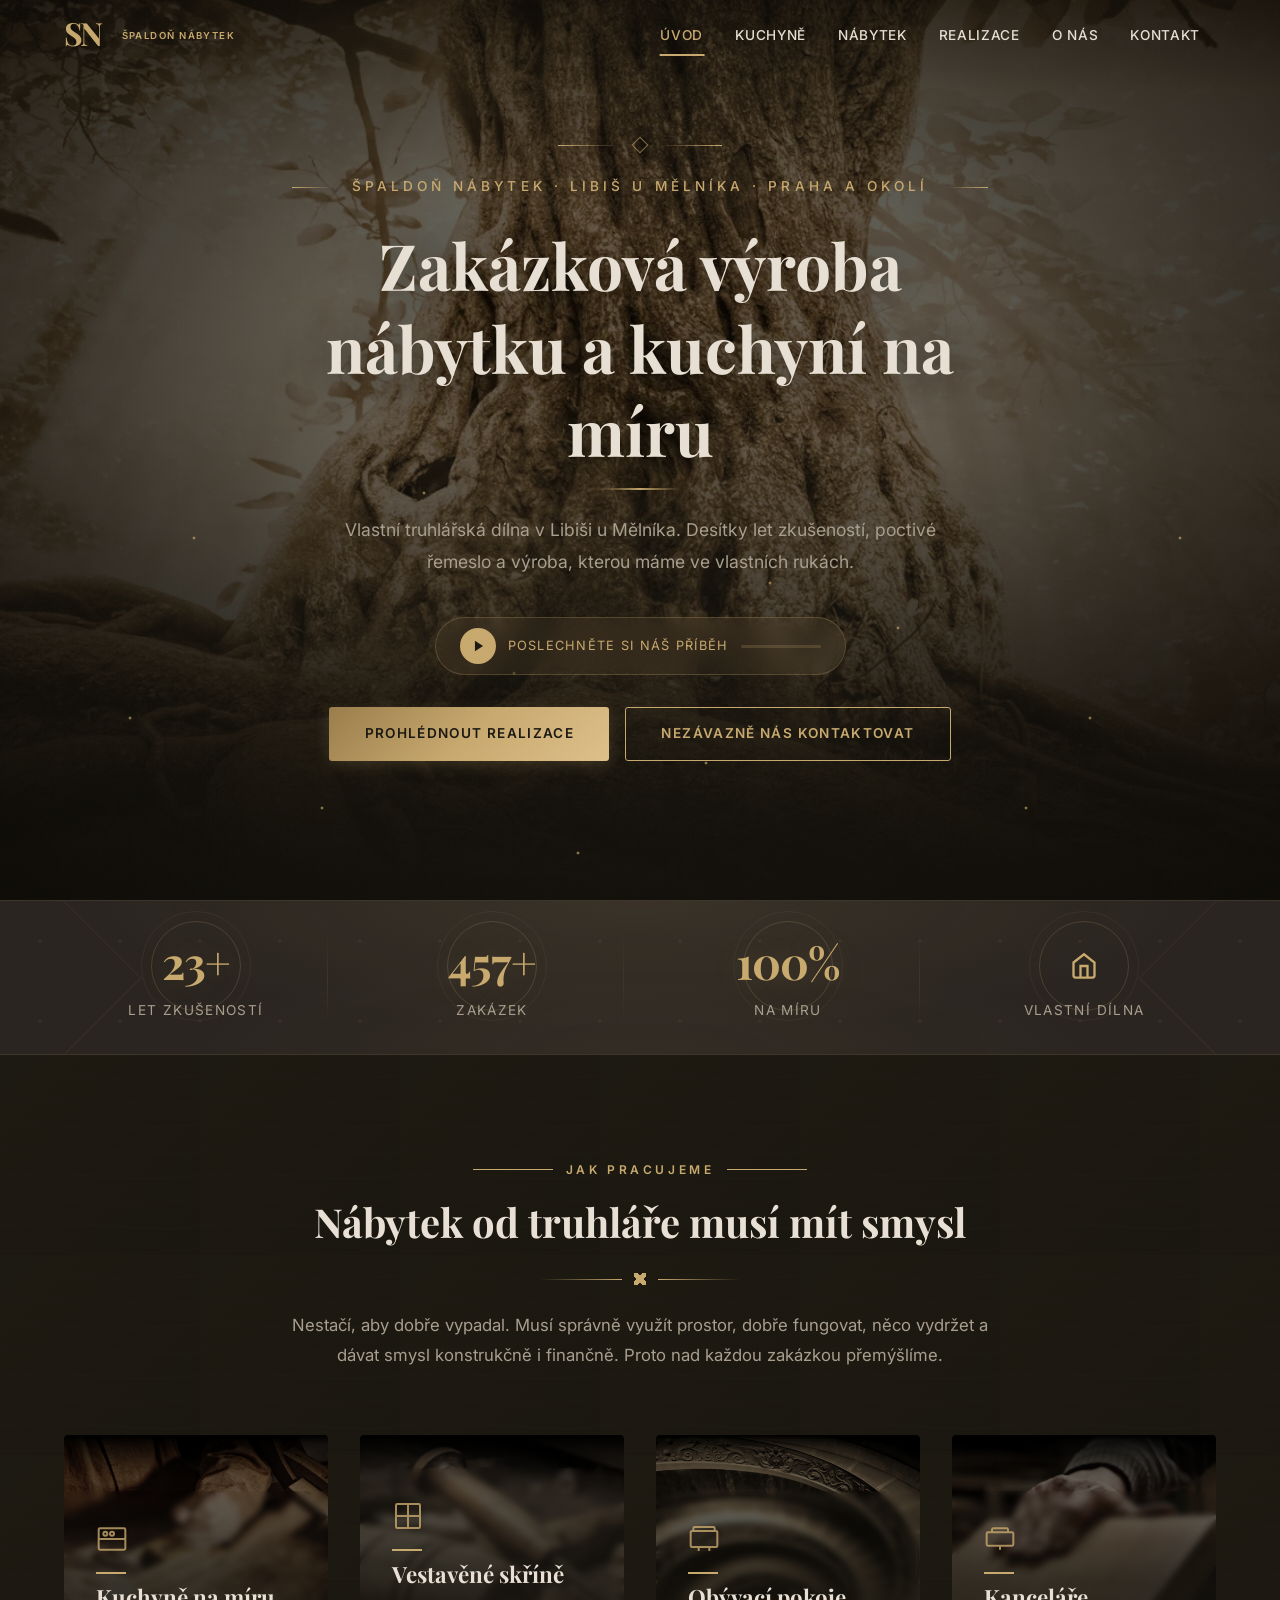
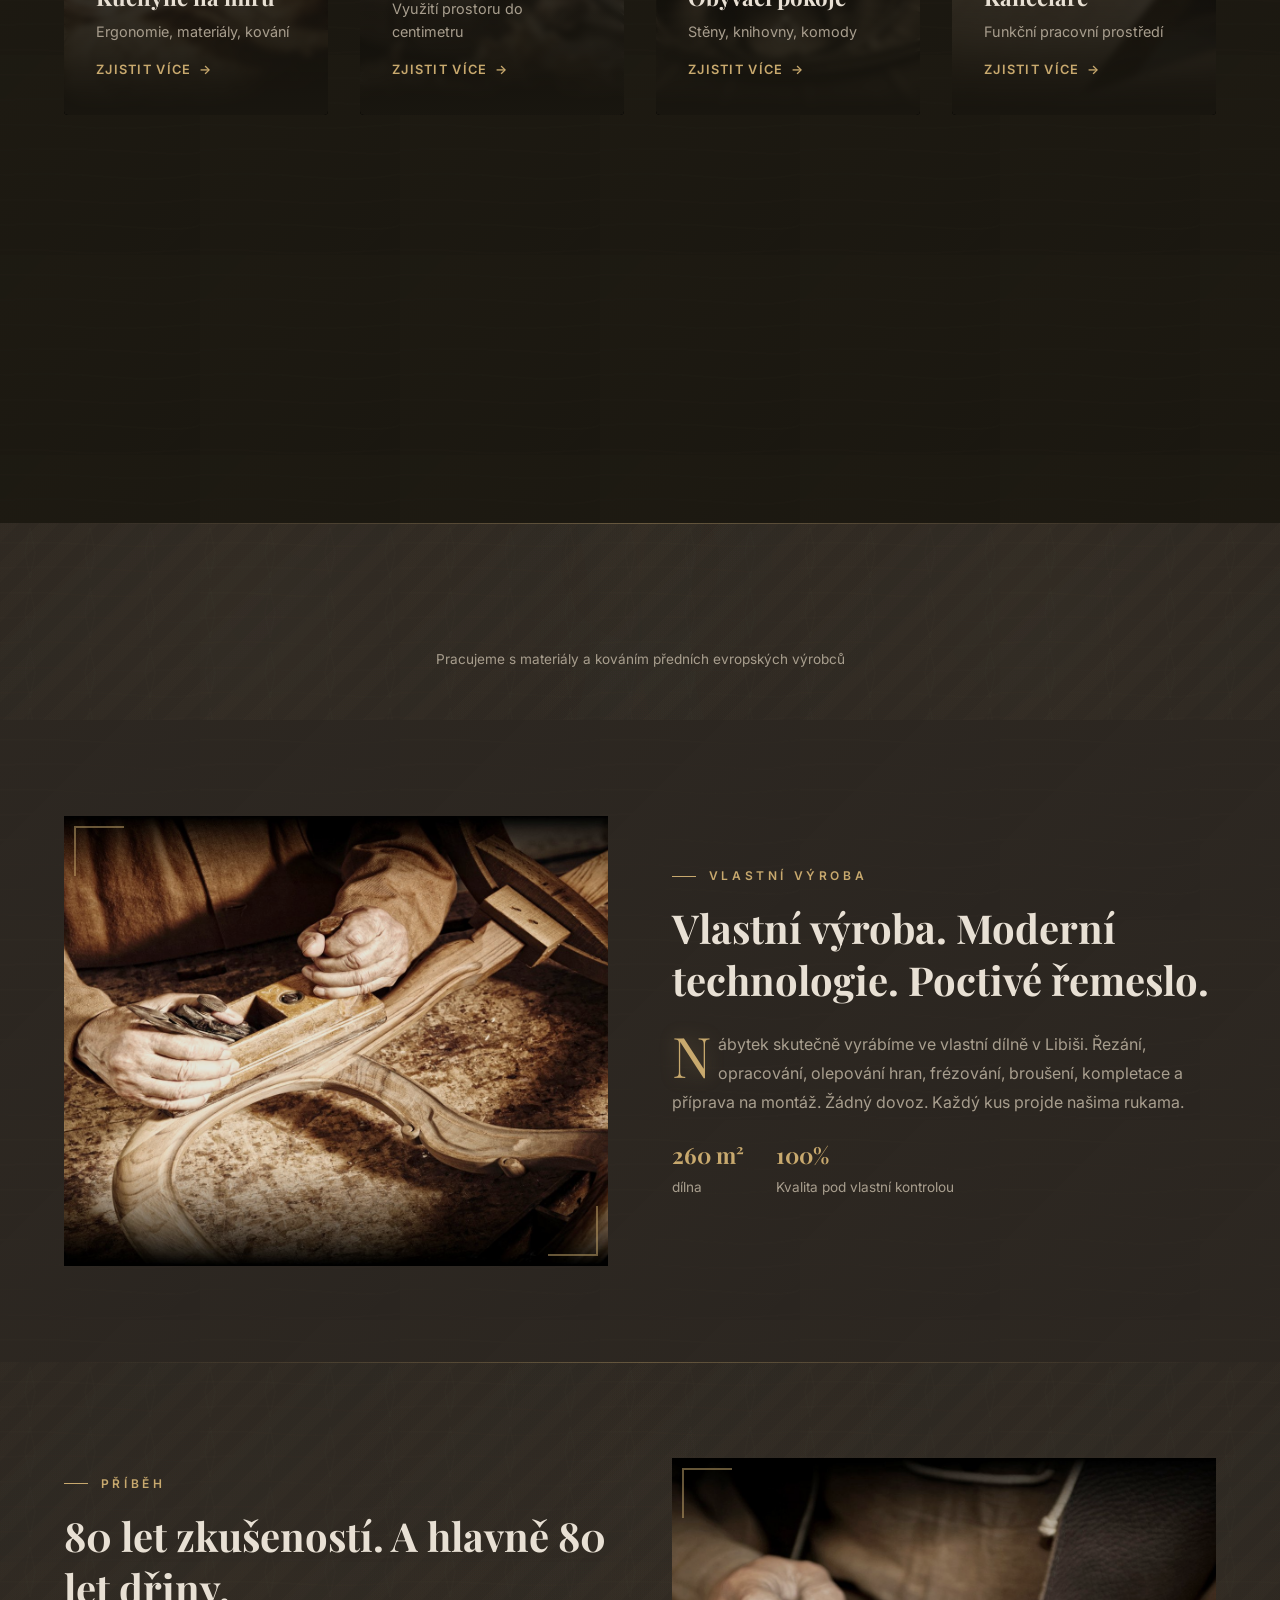
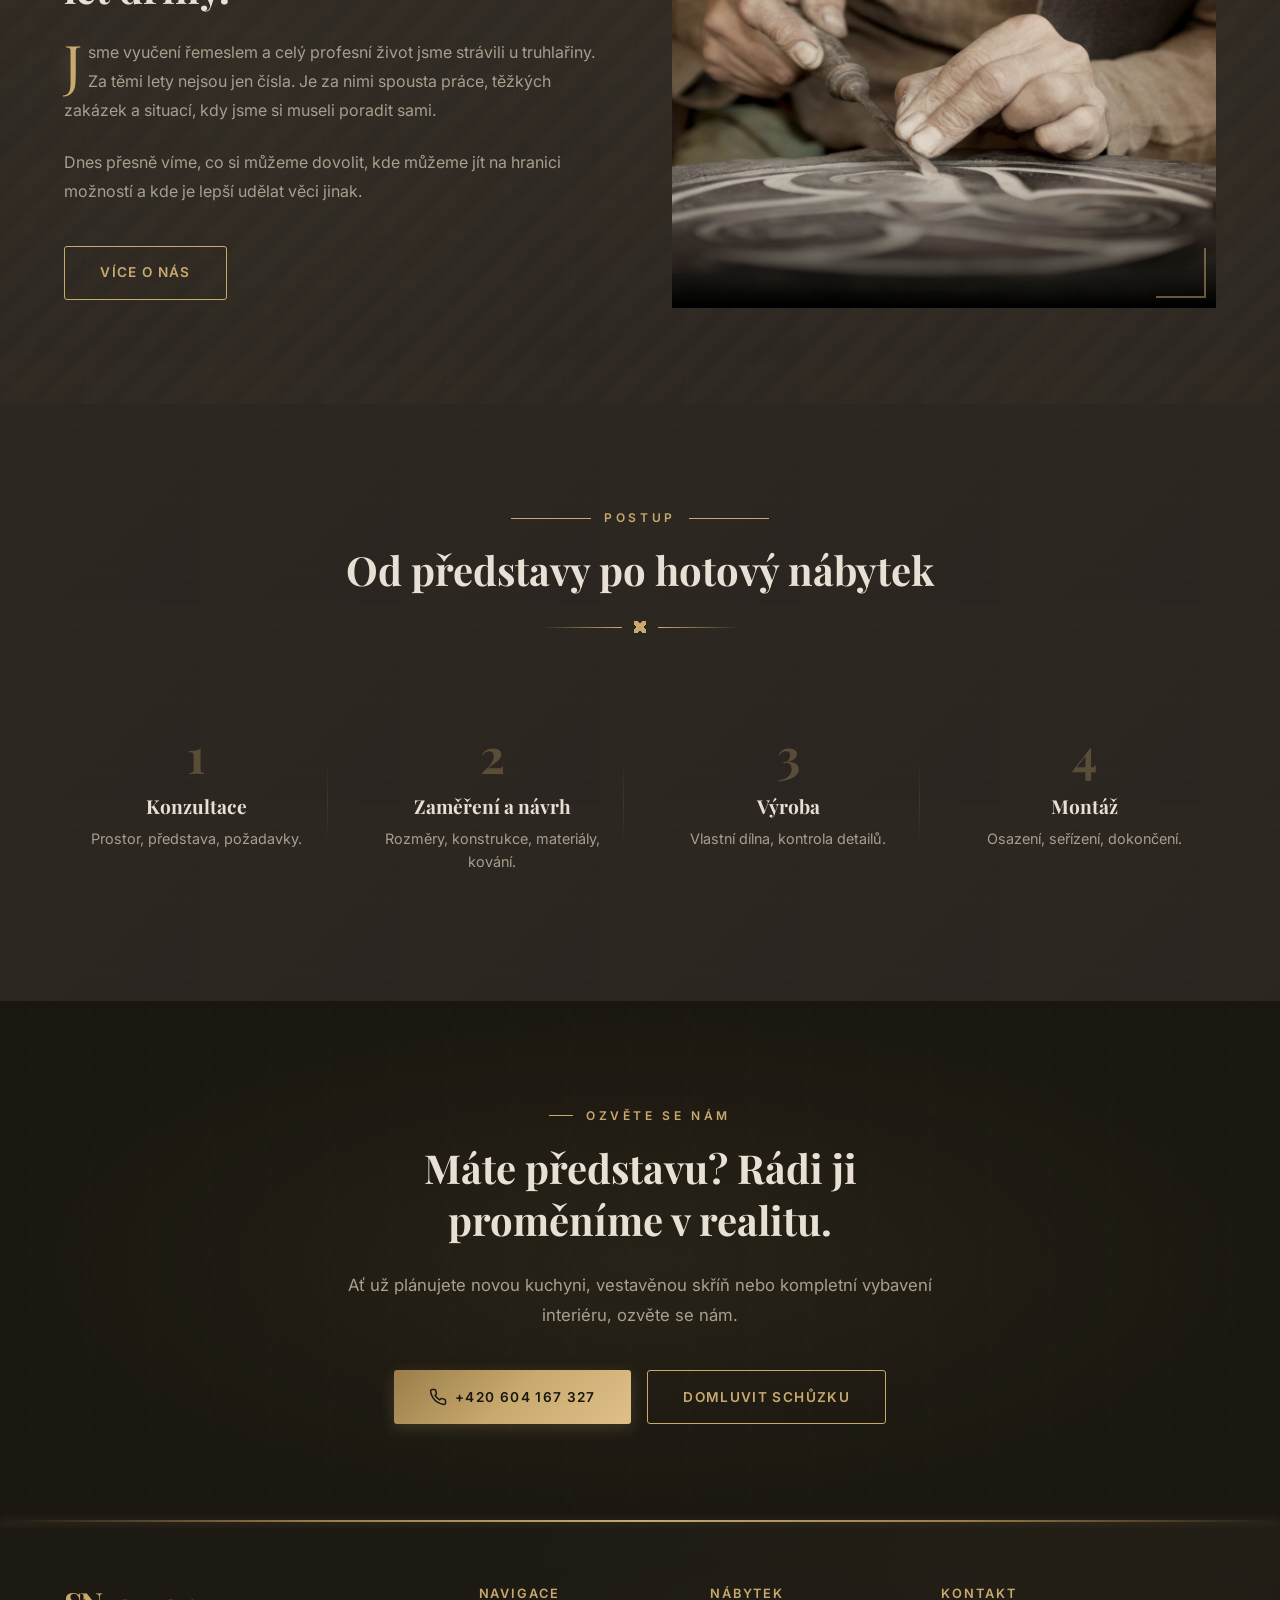
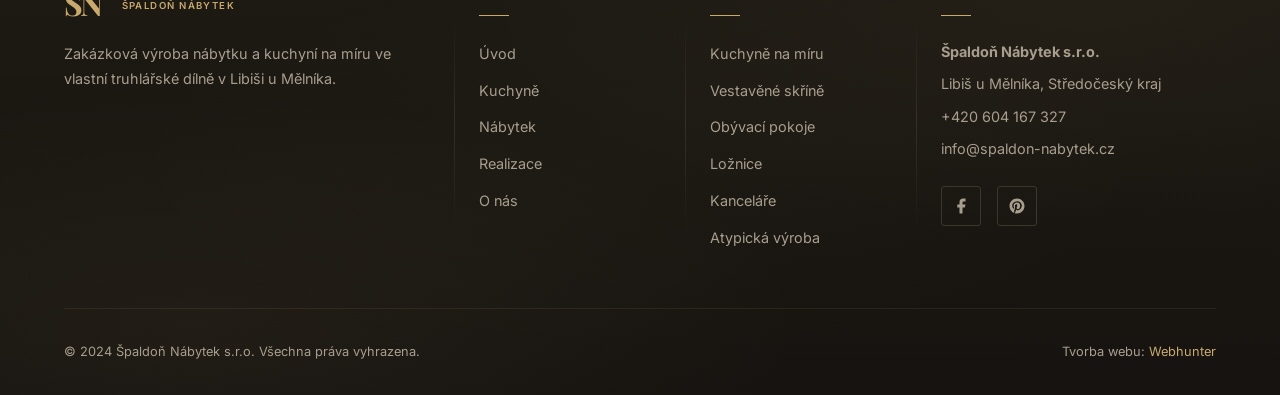
<file: index.html>
<!DOCTYPE html>
<html lang="cs">
<head>
  <meta charset="UTF-8">
  <meta name="viewport" content="width=device-width, initial-scale=1.0">
  <title>Špaldoň Nábytek | Nábytek a kuchyně na míru | Libiš, Praha</title>
  <meta name="description" content="Zakázková výroba nábytku a kuchyní ve vlastní truhlářské dílně v Libiši. Kuchyně na míru, vestavěné skříně, atypická výroba. Praha, Neratovice, Mělník.">
  <meta name="keywords" content="nábytek na míru, kuchyně na míru Praha, zakázkový nábytek, nábytek Libiš, truhlárna Praha, skříně na míru, kuchyně na zakázku, nábytek Mělník, nábytek Neratovice">
  <meta name="author" content="Špaldoň Nábytek s.r.o.">
  <meta name="robots" content="index, follow">
  <link rel="canonical" href="https://spaldon-nabytek.cz/">

  <!-- Open Graph -->
  <meta property="og:title" content="Špaldoň Nábytek | Nábytek a kuchyně na míru">
  <meta property="og:description" content="Zakázková výroba nábytku a kuchyní ve vlastní truhlářské dílně v Libiši. Kuchyně na míru, vestavěné skříně, atypická výroba.">
  <meta property="og:type" content="website">
  <meta property="og:url" content="https://spaldon-nabytek.cz/">
  <meta property="og:image" content="https://spaldon-nabytek.cz/assets/images/uvod.jpg">
  <meta property="og:locale" content="cs_CZ">

  <!-- Fonts -->
  <link rel="preconnect" href="https://fonts.googleapis.com">
  <link rel="preconnect" href="https://fonts.gstatic.com" crossorigin>
  <link href="https://fonts.googleapis.com/css2?family=Inter:wght@400;500;600;700&family=Playfair+Display:wght@400;700&display=swap" rel="stylesheet">

  <link rel="stylesheet" href="css/style.css">

  <!-- Preload hero image -->
  <link rel="preload" as="image" href="assets/images/uvod.webp" type="image/webp">
  <link rel="preload" as="image" href="assets/images/uvod.jpg" type="image/jpeg">

  <!-- Schema.org - Local Business -->
  <script type="application/ld+json">
  {
    "@context": "https://schema.org",
    "@type": "FurnitureStore",
    "name": "Špaldoň Nábytek s.r.o.",
    "description": "Zakázková výroba nábytku a kuchyní na míru ve vlastní truhlářské dílně v Libiši u Mělníka.",
    "url": "https://spaldon-nabytek.cz",
    "telephone": "+420604167327",
    "email": "info@spaldon-nabytek.cz",
    "address": {
      "@type": "PostalAddress",
      "addressLocality": "Libiš",
      "addressRegion": "Středočeský kraj",
      "addressCountry": "CZ"
    },
    "geo": {
      "@type": "GeoCoordinates",
      "latitude": "50.2594",
      "longitude": "14.5175"
    },
    "openingHoursSpecification": {
      "@type": "OpeningHoursSpecification",
      "dayOfWeek": ["Monday","Tuesday","Wednesday","Thursday","Friday"],
      "opens": "08:00",
      "closes": "17:00"
    },
    "sameAs": [
      "https://www.facebook.com/Spaldonnabytek/",
      "https://www.pinterest.com/SpaldonNabytek/pins/"
    ],
    "priceRange": "$$$",
    "image": "https://spaldon-nabytek.cz/assets/images/uvod.jpg"
  }
  </script>
</head>
<body>

  <div class="scroll-progress"></div>

  <!-- HEADER -->
  <header class="header">
    <div class="header-inner">
      <a href="index.html" class="logo">
        <div class="logo-monogram">
          <svg viewBox="0 0 60 50" width="48" height="40">
            <text x="0" y="38" font-family="'Playfair Display', Georgia, serif" font-size="40" font-weight="700" fill="#c8a96e" letter-spacing="-4">SN</text>
          </svg>
          <span class="logo-monogram-text">Špaldoň Nábytek</span>
        </div>
      </a>

      <nav class="nav">
        <a href="index.html" class="active">Úvod</a>
        <a href="kuchyne.html">Kuchyně</a>
        <a href="nabytek.html">Nábytek</a>
        <a href="realizace.html">Realizace</a>
        <a href="o-nas.html">O nás</a>
        <a href="kontakt.html">Kontakt</a>
      </nav>

      <button class="nav-toggle" aria-label="Menu">
        <span></span>
        <span></span>
        <span></span>
      </button>
    </div>
  </header>

  <!-- HERO -->
  <section class="hero">
    <div class="hero-bg" style="background-image: url('assets/images/uvod.jpg')"></div>
    <div class="hero-overlay"></div>
    <div class="hero-particles">
      <span class="particle"></span>
      <span class="particle"></span>
      <span class="particle"></span>
      <span class="particle"></span>
      <span class="particle"></span>
      <span class="particle"></span>
      <span class="particle"></span>
      <span class="particle"></span>
      <span class="particle"></span>
      <span class="particle"></span>
      <span class="particle"></span>
      <span class="particle"></span>
    </div>
    <div class="hero-content">
      <div class="hero-ornament">
        <span class="ornament-line"></span>
        <span class="ornament-diamond"></span>
        <span class="ornament-line"></span>
      </div>
      <p class="hero-subtitle">Špaldoň Nábytek · Libiš u Mělníka · Praha a okolí</p>
      <h1>Zakázková výroba nábytku a kuchyní na míru</h1>
      <p class="hero-description">
        Vlastní truhlářská dílna v Libiši u Mělníka. Desítky let zkušeností, poctivé řemeslo a výroba, kterou máme ve vlastních rukách.
      </p>

      <!-- Audio Player -->
      <div class="audio-player" data-audio="assets/audio/audio.mp3">
        <div class="play-icon">
          <svg class="icon-play" viewBox="0 0 24 24"><polygon points="5,3 19,12 5,21"/></svg>
          <svg class="icon-pause" viewBox="0 0 24 24"><rect x="5" y="3" width="4" height="18"/><rect x="15" y="3" width="4" height="18"/></svg>
        </div>
        <span class="audio-player-text">Poslechněte si náš příběh</span>
        <div class="audio-progress"><div class="audio-progress-bar"></div></div>
      </div>

      <div style="display: flex; gap: 1rem; justify-content: center; flex-wrap: wrap;">
        <a href="realizace.html" class="btn btn-primary">Prohlédnout realizace</a>
        <a href="kontakt.html" class="btn btn-outline">Nezávazně nás kontaktovat</a>
      </div>
    </div>
  </section>

  <!-- STATS BAR -->
  <section class="stats">
    <div class="container">
      <div class="stats-grid">
        <div class="stat-item">
          <div class="stat-item-inner">
            <h3><span class="counter" data-target="25">0</span>+</h3>
          </div>
          <p>Let zkušeností</p>
        </div>
        <div class="stat-item">
          <div class="stat-item-inner">
            <h3><span class="counter" data-target="500">0</span>+</h3>
          </div>
          <p>Zakázek</p>
        </div>
        <div class="stat-item">
          <div class="stat-item-inner">
            <h3>100%</h3>
          </div>
          <p>Na míru</p>
        </div>
        <div class="stat-item">
          <div class="stat-item-inner">
            <h3>
              <svg width="28" height="28" viewBox="0 0 24 24" fill="none" stroke="currentColor" stroke-width="2" style="vertical-align: middle; margin-bottom: 4px;"><path d="M3 9l9-7 9 7v11a2 2 0 01-2 2H5a2 2 0 01-2-2z"/><polyline points="9,22 9,12 15,12 15,22"/></svg>
            </h3>
          </div>
          <p>Vlastní dílna</p>
        </div>
      </div>
    </div>
  </section>

  <!-- NÁBYTEK OD TRUHLÁŘE -->
  <section class="section">
    <div class="container">
      <div class="section-header fade-in">
        <span class="section-label">Jak pracujeme</span>
        <h2>Nábytek od truhláře musí mít smysl</h2>
        <div class="divider"></div>
        <p>Nestačí, aby dobře vypadal. Musí správně využít prostor, dobře fungovat, něco vydržet a dávat smysl konstrukčně i finančně. Proto nad každou zakázkou přemýšlíme.</p>
      </div>

      <!-- SERVICE CATEGORIES GRID -->
      <div class="services-grid" style="grid-template-columns: repeat(auto-fill, minmax(250px, 1fr));">
        <a href="kuchyne.html" class="service-card fade-in" style="height: 280px;">
          <div class="service-card-bg" style="background-image: url('assets/images/fotogalerie.jpg')"></div>
          <div class="service-card-content">
            <div class="category-icon">
              <svg width="32" height="32" viewBox="0 0 24 24" fill="none" stroke="var(--color-accent)" stroke-width="1.5"><rect x="2" y="4" width="20" height="16" rx="1"/><line x1="2" y1="12" x2="22" y2="12"/><circle cx="7" cy="8" r="1.5"/><circle cx="12" cy="8" r="1.5"/></svg>
            </div>
            <h3>Kuchyně na míru</h3>
            <p>Ergonomie, materiály, kování</p>
            <span class="service-card-link">Zjistit více <span>&rarr;</span></span>
          </div>
        </a>

        <a href="nabytek.html" class="service-card fade-in" style="height: 280px;">
          <div class="service-card-bg" style="background-image: url('assets/images/vyroba.jpg')"></div>
          <div class="service-card-content">
            <div class="category-icon">
              <svg width="32" height="32" viewBox="0 0 24 24" fill="none" stroke="var(--color-accent)" stroke-width="1.5"><rect x="3" y="3" width="18" height="18" rx="1"/><line x1="3" y1="12" x2="21" y2="12"/><line x1="12" y1="3" x2="12" y2="21"/></svg>
            </div>
            <h3>Vestavěné skříně</h3>
            <p>Využití prostoru do centimetru</p>
            <span class="service-card-link">Zjistit více <span>&rarr;</span></span>
          </div>
        </a>

        <a href="nabytek.html" class="service-card fade-in" style="height: 280px;">
          <div class="service-card-bg" style="background-image: url('assets/images/design.jpg')"></div>
          <div class="service-card-content">
            <div class="category-icon">
              <svg width="32" height="32" viewBox="0 0 24 24" fill="none" stroke="var(--color-accent)" stroke-width="1.5"><rect x="2" y="6" width="20" height="12" rx="1"/><path d="M4 6V4a1 1 0 011-1h14a1 1 0 011 1v2"/><line x1="8" y1="18" x2="8" y2="21"/><line x1="16" y1="18" x2="16" y2="21"/></svg>
            </div>
            <h3>Obývací pokoje</h3>
            <p>Stěny, knihovny, komody</p>
            <span class="service-card-link">Zjistit více <span>&rarr;</span></span>
          </div>
        </a>

        <a href="nabytek.html" class="service-card fade-in" style="height: 280px;">
          <div class="service-card-bg" style="background-image: url('assets/images/materialy.jpg')"></div>
          <div class="service-card-content">
            <div class="category-icon">
              <svg width="32" height="32" viewBox="0 0 24 24" fill="none" stroke="var(--color-accent)" stroke-width="1.5"><rect x="2" y="7" width="20" height="10" rx="1"/><path d="M6 7V5a1 1 0 011-1h10a1 1 0 011 1v2"/><line x1="12" y1="17" x2="12" y2="20"/></svg>
            </div>
            <h3>Kanceláře</h3>
            <p>Funkční pracovní prostředí</p>
            <span class="service-card-link">Zjistit více <span>&rarr;</span></span>
          </div>
        </a>

        <a href="nabytek.html" class="service-card fade-in" style="height: 280px;">
          <div class="service-card-bg" style="background-image: url('assets/images/remeslo.jpg')"></div>
          <div class="service-card-content">
            <div class="category-icon">
              <svg width="32" height="32" viewBox="0 0 24 24" fill="none" stroke="var(--color-accent)" stroke-width="1.5"><path d="M12 2L2 7l10 5 10-5-10-5z"/><path d="M2 17l10 5 10-5"/><path d="M2 12l10 5 10-5"/></svg>
            </div>
            <h3>Atypická výroba</h3>
            <p>Nestandardní rozměry a tvary</p>
            <span class="service-card-link">Zjistit více <span>&rarr;</span></span>
          </div>
        </a>

        <a href="nabytek.html" class="service-card fade-in" style="height: 280px;">
          <div class="service-card-bg" style="background-image: url('assets/images/fotogalerie.jpg')"></div>
          <div class="service-card-content">
            <div class="category-icon">
              <svg width="32" height="32" viewBox="0 0 24 24" fill="none" stroke="var(--color-accent)" stroke-width="1.5"><path d="M2 8h20v12a1 1 0 01-1 1H3a1 1 0 01-1-1V8z"/><path d="M4 8V6a2 2 0 012-2h12a2 2 0 012 2v2"/><line x1="12" y1="12" x2="12" y2="17"/></svg>
            </div>
            <h3>Ložnice</h3>
            <p>Postele, noční stolky, šatny</p>
            <span class="service-card-link">Zjistit více <span>&rarr;</span></span>
          </div>
        </a>

        <a href="nabytek.html" class="service-card fade-in" style="height: 280px;">
          <div class="service-card-bg" style="background-image: url('assets/images/vyroba.jpg')"></div>
          <div class="service-card-content">
            <div class="category-icon">
              <svg width="32" height="32" viewBox="0 0 24 24" fill="none" stroke="var(--color-accent)" stroke-width="1.5"><path d="M6 3v18"/><path d="M18 3v18"/><path d="M6 8h12"/><path d="M6 16h12"/><circle cx="12" cy="12" r="2"/></svg>
            </div>
            <h3>Koupelny</h3>
            <p>Koupelnový nábytek na míru</p>
            <span class="service-card-link">Zjistit více <span>&rarr;</span></span>
          </div>
        </a>

        <a href="nabytek.html" class="service-card fade-in" style="height: 280px;">
          <div class="service-card-bg" style="background-image: url('assets/images/remeslo.jpg')"></div>
          <div class="service-card-content">
            <div class="category-icon">
              <svg width="32" height="32" viewBox="0 0 24 24" fill="none" stroke="var(--color-accent)" stroke-width="1.5"><circle cx="12" cy="12" r="4"/><path d="M12 2v4"/><path d="M12 18v4"/><path d="M4.93 4.93l2.83 2.83"/><path d="M16.24 16.24l2.83 2.83"/><path d="M2 12h4"/><path d="M18 12h4"/></svg>
            </div>
            <h3>Dětské pokoje</h3>
            <p>Bezpečný a praktický nábytek</p>
            <span class="service-card-link">Zjistit více <span>&rarr;</span></span>
          </div>
        </a>
      </div>
    </div>
  </section>

  <!-- MATERIAL BRANDS -->
  <section class="section" style="padding: 3rem 0;">
    <div class="container">
      <div class="brands-row fade-in">
        <span class="brand-name">FENIX</span>
        <span class="brand-separator"></span>
        <span class="brand-name">CLEAF</span>
        <span class="brand-separator"></span>
        <span class="brand-name">EGGER</span>
        <span class="brand-separator"></span>
        <span class="brand-name">BLUM</span>
        <span class="brand-separator"></span>
        <span class="brand-name">GRASS</span>
        <span class="brand-separator"></span>
        <span class="brand-name">HÄFELE</span>
      </div>
      <p style="text-align: center; color: var(--color-text-muted); font-size: 0.85rem; margin-top: 1rem;">Pracujeme s materiály a kováním předních evropských výrobců</p>
    </div>
  </section>

  <!-- WORKSHOP SECTION -->
  <section class="section" style="background: var(--color-bg-light);">
    <div class="container">
      <div class="about-grid">
        <div class="about-image fade-in-left">
          <img src="assets/images/fotogalerie.jpg" alt="Vlastní truhlářská dílna Špaldoň Nábytek v Libiši" loading="lazy">
        </div>
        <div class="about-content fade-in-right">
          <span class="section-label">Vlastní výroba</span>
          <h2>Vlastní výroba. Moderní technologie. Poctivé řemeslo.</h2>
          <p>
            Nábytek skutečně vyrábíme ve vlastní dílně v Libiši. Řezání, opracování, olepování hran, frézování, broušení, kompletace a příprava na montáž. Žádný dovoz. Každý kus projde našima rukama.
          </p>
          <div style="display: flex; gap: 2rem; margin-top: 1.5rem; flex-wrap: wrap;">
            <div>
              <h3 style="color: var(--color-accent); font-size: 1.4rem; margin-bottom: 0.3rem;">260 m²</h3>
              <p style="font-size: 0.85rem; color: var(--color-text-muted);">dílna</p>
            </div>
            <div>
              <h3 style="color: var(--color-accent); font-size: 1.4rem; margin-bottom: 0.3rem;">100%</h3>
              <p style="font-size: 0.85rem; color: var(--color-text-muted);">Kvalita pod vlastní kontrolou</p>
            </div>
          </div>
        </div>
      </div>
    </div>
  </section>

  <!-- 80 LET SECTION -->
  <section class="section">
    <div class="container">
      <div class="about-grid">
        <div class="about-content fade-in-left">
          <span class="section-label">Příběh</span>
          <h2>80 let zkušeností. A hlavně 80 let dřiny.</h2>
          <p>
            Jsme vyučení řemeslem a celý profesní život jsme strávili u truhlařiny. Za těmi lety nejsou jen čísla. Je za nimi spousta práce, těžkých zakázek a situací, kdy jsme si museli poradit sami.
          </p>
          <p>
            Dnes přesně víme, co si můžeme dovolit, kde můžeme jít na hranici možností a kde je lepší udělat věci jinak.
          </p>
          <a href="o-nas.html" class="btn btn-outline" style="margin-top: 1rem;">Více o nás</a>
        </div>
        <div class="about-image fade-in-right">
          <img src="assets/images/remeslo.jpg" alt="Truhlářské řemeslo - Špaldoň Nábytek" loading="lazy">
        </div>
      </div>
    </div>
  </section>

  <!-- PROCESS SECTION -->
  <section class="section" style="background: var(--color-bg-light);">
    <div class="container">
      <div class="section-header fade-in">
        <span class="section-label">Postup</span>
        <h2>Od představy po hotový nábytek</h2>
        <div class="divider"></div>
      </div>

      <div class="process-grid">
        <div class="process-step fade-in">
          <div class="process-number">1</div>
          <h3>Konzultace</h3>
          <p>Prostor, představa, požadavky.</p>
        </div>
        <div class="process-step fade-in">
          <div class="process-number">2</div>
          <h3>Zaměření a návrh</h3>
          <p>Rozměry, konstrukce, materiály, kování.</p>
        </div>
        <div class="process-step fade-in">
          <div class="process-number">3</div>
          <h3>Výroba</h3>
          <p>Vlastní dílna, kontrola detailů.</p>
        </div>
        <div class="process-step fade-in">
          <div class="process-number">4</div>
          <h3>Montáž</h3>
          <p>Osazení, seřízení, dokončení.</p>
        </div>
      </div>
    </div>
  </section>

  <!-- CTA -->
  <section class="cta">
    <div class="cta-bg" style="background-image: url('assets/images/fotogalerie.jpg')"></div>
    <div class="cta-overlay"></div>
    <div class="cta-content">
      <span class="section-label">Ozvěte se nám</span>
      <h2>Máte představu? Rádi ji proměníme v realitu.</h2>
      <p>Ať už plánujete novou kuchyni, vestavěnou skříň nebo kompletní vybavení interiéru, ozvěte se nám.</p>
      <div class="cta-buttons">
        <a href="tel:+420604167327" class="btn btn-primary">
          <svg width="18" height="18" viewBox="0 0 24 24" fill="none" stroke="currentColor" stroke-width="2"><path d="M22 16.92v3a2 2 0 01-2.18 2 19.79 19.79 0 01-8.63-3.07 19.5 19.5 0 01-6-6 19.79 19.79 0 01-3.07-8.67A2 2 0 014.11 2h3a2 2 0 012 1.72c.127.96.361 1.903.7 2.81a2 2 0 01-.45 2.11L8.09 9.91a16 16 0 006 6l1.27-1.27a2 2 0 012.11-.45c.907.339 1.85.573 2.81.7A2 2 0 0122 16.92z"/></svg>
          +420 604 167 327
        </a>
        <a href="kontakt.html" class="btn btn-outline">Domluvit schůzku</a>
      </div>
    </div>
  </section>

  <!-- FOOTER -->
  <footer class="footer">
    <div class="container">
      <div class="footer-grid">
        <div class="footer-about">
          <a href="index.html" class="logo">
            <div class="logo-monogram">
              <svg viewBox="0 0 60 50" width="48" height="40">
                <text x="0" y="38" font-family="'Playfair Display', Georgia, serif" font-size="40" font-weight="700" fill="#c8a96e" letter-spacing="-4">SN</text>
              </svg>
              <span class="logo-monogram-text">Špaldoň Nábytek</span>
            </div>
          </a>
          <p>Zakázková výroba nábytku a kuchyní na míru ve vlastní truhlářské dílně v Libiši u Mělníka.</p>
        </div>

        <div>
          <h4>Navigace</h4>
          <ul class="footer-links">
            <li><a href="index.html">Úvod</a></li>
            <li><a href="kuchyne.html">Kuchyně</a></li>
            <li><a href="nabytek.html">Nábytek</a></li>
            <li><a href="realizace.html">Realizace</a></li>
            <li><a href="o-nas.html">O nás</a></li>
          </ul>
        </div>

        <div>
          <h4>Nábytek</h4>
          <ul class="footer-links">
            <li><a href="kuchyne.html">Kuchyně na míru</a></li>
            <li><a href="nabytek.html">Vestavěné skříně</a></li>
            <li><a href="nabytek.html">Obývací pokoje</a></li>
            <li><a href="nabytek.html">Ložnice</a></li>
            <li><a href="nabytek.html">Kanceláře</a></li>
            <li><a href="nabytek.html">Atypická výroba</a></li>
          </ul>
        </div>

        <div class="footer-contact">
          <h4>Kontakt</h4>
          <p><strong>Špaldoň Nábytek s.r.o.</strong></p>
          <p>Libiš u Mělníka, Středočeský kraj</p>
          <p><a href="tel:+420604167327">+420 604 167 327</a></p>
          <p><a href="mailto:info@spaldon-nabytek.cz">info@spaldon-nabytek.cz</a></p>
          <div class="footer-social">
            <a href="https://www.facebook.com/Spaldonnabytek/" target="_blank" rel="noopener noreferrer" aria-label="Facebook">
              <svg viewBox="0 0 24 24"><path d="M18 2h-3a5 5 0 00-5 5v3H7v4h3v8h4v-8h3l1-4h-4V7a1 1 0 011-1h3z"/></svg>
            </a>
            <a href="https://www.pinterest.com/SpaldonNabytek/pins/" target="_blank" rel="noopener noreferrer" aria-label="Pinterest">
              <svg viewBox="0 0 24 24"><path d="M12 2C6.477 2 2 6.477 2 12c0 4.236 2.636 7.855 6.356 9.312-.088-.791-.167-2.005.035-2.868.182-.78 1.172-4.97 1.172-4.97s-.299-.6-.299-1.486c0-1.39.806-2.428 1.81-2.428.852 0 1.264.64 1.264 1.408 0 .858-.546 2.14-.828 3.33-.236.995.499 1.806 1.48 1.806 1.778 0 3.144-1.874 3.144-4.58 0-2.393-1.72-4.068-4.177-4.068-2.845 0-4.515 2.135-4.515 4.34 0 .859.331 1.781.745 2.281a.3.3 0 01.069.288l-.278 1.133c-.044.183-.145.222-.335.134-1.249-.581-2.03-2.407-2.03-3.874 0-3.154 2.292-6.052 6.608-6.052 3.469 0 6.165 2.473 6.165 5.776 0 3.447-2.173 6.22-5.19 6.22-1.013 0-1.965-.527-2.291-1.148l-.623 2.378c-.226.869-.835 1.958-1.244 2.621.937.29 1.931.446 2.962.446 5.523 0 10-4.477 10-10S17.523 2 12 2z"/></svg>
            </a>
          </div>
        </div>
      </div>

      <div class="footer-bottom">
        <p>&copy; 2024 Špaldoň Nábytek s.r.o. Všechna práva vyhrazena.</p>
        <p>Tvorba webu: <a href="#">Webhunter</a></p>
      </div>
    </div>
  </footer>

  <script src="js/main.js"></script>
</body>
</html>
</file>
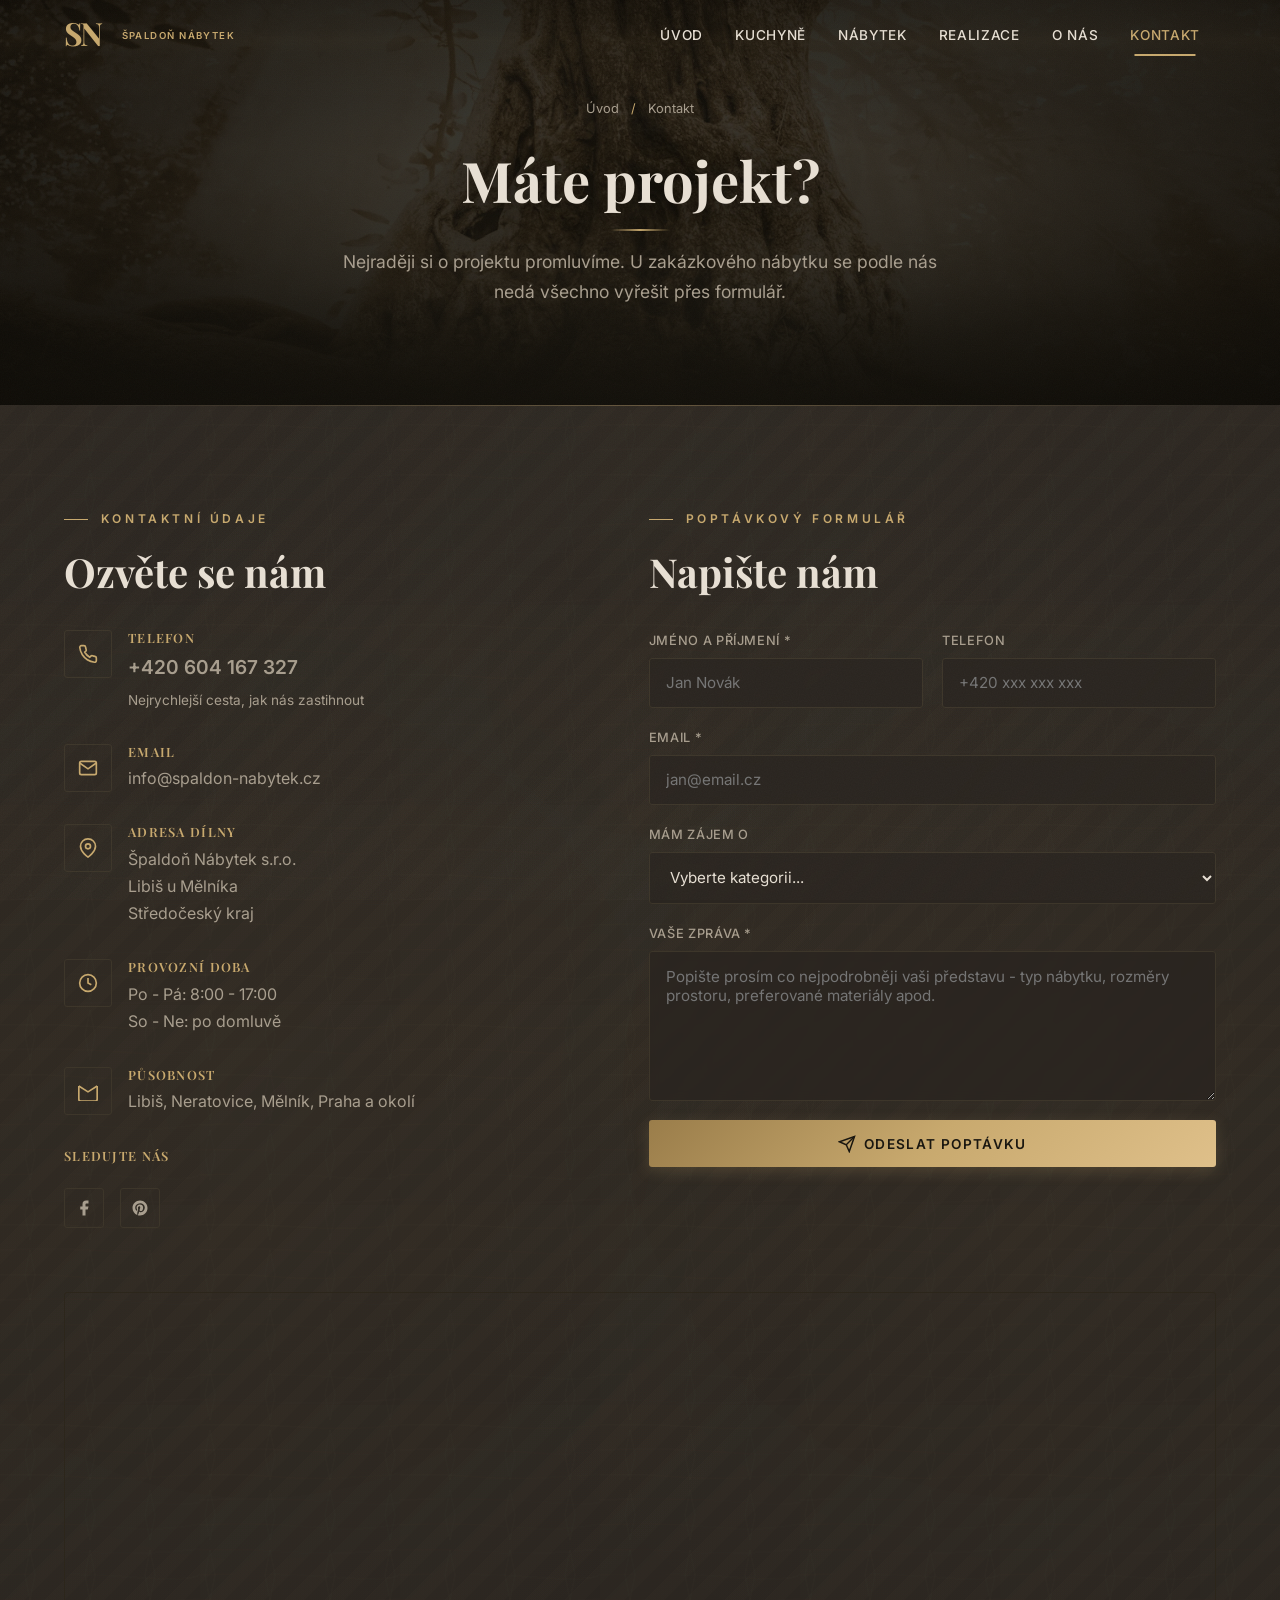
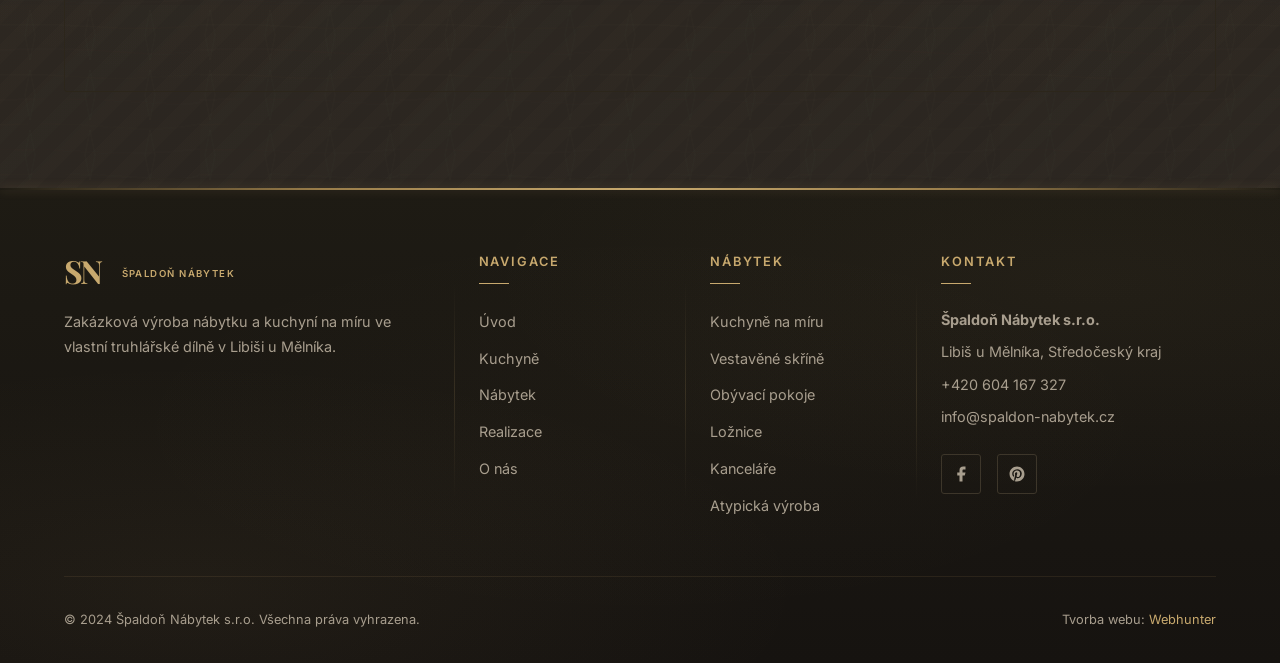
<file: kontakt.html>
<!DOCTYPE html>
<html lang="cs">
<head>
  <meta charset="UTF-8">
  <meta name="viewport" content="width=device-width, initial-scale=1.0">
  <title>Kontakt | Špaldoň Nábytek - Nezávazná poptávka nábytku na míru</title>
  <meta name="description" content="Kontaktujte Špaldoň Nábytek s.r.o. Telefon +420 604 167 327, email info@spaldon-nabytek.cz. Truhlářská dílna v Libiši u Mělníka. Praha, Neratovice a okolí.">
  <meta name="robots" content="index, follow">
  <link rel="canonical" href="https://spaldon-nabytek.cz/kontakt.html">

  <meta property="og:title" content="Kontakt | Špaldoň Nábytek">
  <meta property="og:description" content="Kontaktujte nás pro nezávaznou konzultaci. Tel: +420 604 167 327. Dílna v Libiši u Mělníka.">
  <meta property="og:image" content="https://spaldon-nabytek.cz/assets/images/uvod.jpg">

  <link rel="preconnect" href="https://fonts.googleapis.com">
  <link rel="preconnect" href="https://fonts.gstatic.com" crossorigin>
  <link href="https://fonts.googleapis.com/css2?family=Inter:wght@400;500;600;700&family=Playfair+Display:wght@400;700&display=swap" rel="stylesheet">
  <link rel="stylesheet" href="css/style.css">
  <link rel="preload" as="image" href="assets/images/uvod.webp" type="image/webp">
</head>
<body>

  <div class="scroll-progress"></div>

  <!-- HEADER -->
  <header class="header">
    <div class="header-inner">
      <a href="index.html" class="logo">
        <div class="logo-monogram">
          <svg viewBox="0 0 60 50" width="48" height="40">
            <text x="0" y="38" font-family="'Playfair Display', Georgia, serif" font-size="40" font-weight="700" fill="#c8a96e" letter-spacing="-4">SN</text>
          </svg>
          <span class="logo-monogram-text">Špaldoň Nábytek</span>
        </div>
      </a>
      <nav class="nav">
        <a href="index.html">Úvod</a>
        <a href="kuchyne.html">Kuchyně</a>
        <a href="nabytek.html">Nábytek</a>
        <a href="realizace.html">Realizace</a>
        <a href="o-nas.html">O nás</a>
        <a href="kontakt.html" class="active">Kontakt</a>
      </nav>
      <button class="nav-toggle" aria-label="Menu"><span></span><span></span><span></span></button>
    </div>
  </header>

  <!-- PAGE HERO -->
  <section class="page-hero" style="height: 45vh; min-height: 350px;">
    <div class="hero-bg" style="background-image: url('assets/images/uvod.jpg')"></div>
    <div class="hero-overlay"></div>
    <div class="page-hero-content">
      <nav class="breadcrumb">
        <a href="index.html">Úvod</a>
        <span class="separator">/</span>
        <span>Kontakt</span>
      </nav>
      <h1>Máte projekt?</h1>
      <p>Nejraději si o projektu promluvíme. U zakázkového nábytku se podle nás nedá všechno vyřešit přes formulář.</p>
    </div>
  </section>

  <!-- CONTACT -->
  <section class="section">
    <div class="container">
      <div class="contact-grid">
        <!-- Contact Info -->
        <div class="fade-in-left">
          <span class="section-label">Kontaktní údaje</span>
          <h2 style="margin-bottom: 2rem;">Ozvěte se nám</h2>

          <div class="contact-info-item">
            <div class="icon">
              <svg viewBox="0 0 24 24"><path d="M22 16.92v3a2 2 0 01-2.18 2 19.79 19.79 0 01-8.63-3.07 19.5 19.5 0 01-6-6 19.79 19.79 0 01-3.07-8.67A2 2 0 014.11 2h3a2 2 0 012 1.72c.127.96.361 1.903.7 2.81a2 2 0 01-.45 2.11L8.09 9.91a16 16 0 006 6l1.27-1.27a2 2 0 012.11-.45c.907.339 1.85.573 2.81.7A2 2 0 0122 16.92z"/></svg>
            </div>
            <div>
              <h4>Telefon</h4>
              <a href="tel:+420604167327" style="font-size: 1.2rem; font-weight: 600;">+420 604 167 327</a>
              <p style="font-size: 0.85rem; color: var(--color-text-muted); margin-top: 0.3rem;">Nejrychlejší cesta, jak nás zastihnout</p>
            </div>
          </div>

          <div class="contact-info-item">
            <div class="icon">
              <svg viewBox="0 0 24 24"><path d="M4 4h16c1.1 0 2 .9 2 2v12c0 1.1-.9 2-2 2H4c-1.1 0-2-.9-2-2V6c0-1.1.9-2 2-2z"/><polyline points="22,6 12,13 2,6"/></svg>
            </div>
            <div>
              <h4>Email</h4>
              <a href="mailto:info@spaldon-nabytek.cz">info@spaldon-nabytek.cz</a>
            </div>
          </div>

          <div class="contact-info-item">
            <div class="icon">
              <svg viewBox="0 0 24 24"><path d="M21 10c0 7-9 13-9 13s-9-6-9-13a9 9 0 0118 0z"/><circle cx="12" cy="10" r="3"/></svg>
            </div>
            <div>
              <h4>Adresa dílny</h4>
              <p>Špaldoň Nábytek s.r.o.<br>Libiš u Mělníka<br>Středočeský kraj</p>
            </div>
          </div>

          <div class="contact-info-item">
            <div class="icon">
              <svg viewBox="0 0 24 24"><circle cx="12" cy="12" r="10"/><polyline points="12,6 12,12 16,14"/></svg>
            </div>
            <div>
              <h4>Provozní doba</h4>
              <p>Po - Pá: 8:00 - 17:00<br>So - Ne: po domluvě</p>
            </div>
          </div>

          <div class="contact-info-item">
            <div class="icon">
              <svg viewBox="0 0 24 24"><path d="M1 6v16a2 2 0 002 2h18a2 2 0 002-2V6"/><path d="M1 6l11 7 11-7"/></svg>
            </div>
            <div>
              <h4>Působnost</h4>
              <p>Libiš, Neratovice, Mělník, Praha a okolí</p>
            </div>
          </div>

          <!-- Social Links -->
          <div style="margin-top: 2rem;">
            <h4 style="font-size: 0.8rem; font-weight: 600; letter-spacing: 0.1em; text-transform: uppercase; color: var(--color-accent); margin-bottom: 1rem;">Sledujte nás</h4>
            <div class="footer-social">
              <a href="https://www.facebook.com/Spaldonnabytek/" target="_blank" rel="noopener noreferrer" aria-label="Facebook"><svg viewBox="0 0 24 24"><path d="M18 2h-3a5 5 0 00-5 5v3H7v4h3v8h4v-8h3l1-4h-4V7a1 1 0 011-1h3z"/></svg></a>
              <a href="https://www.pinterest.com/SpaldonNabytek/pins/" target="_blank" rel="noopener noreferrer" aria-label="Pinterest"><svg viewBox="0 0 24 24"><path d="M12 2C6.477 2 2 6.477 2 12c0 4.236 2.636 7.855 6.356 9.312-.088-.791-.167-2.005.035-2.868.182-.78 1.172-4.97 1.172-4.97s-.299-.6-.299-1.486c0-1.39.806-2.428 1.81-2.428.852 0 1.264.64 1.264 1.408 0 .858-.546 2.14-.828 3.33-.236.995.499 1.806 1.48 1.806 1.778 0 3.144-1.874 3.144-4.58 0-2.393-1.72-4.068-4.177-4.068-2.845 0-4.515 2.135-4.515 4.34 0 .859.331 1.781.745 2.281a.3.3 0 01.069.288l-.278 1.133c-.044.183-.145.222-.335.134-1.249-.581-2.03-2.407-2.03-3.874 0-3.154 2.292-6.052 6.608-6.052 3.469 0 6.165 2.473 6.165 5.776 0 3.447-2.173 6.22-5.19 6.22-1.013 0-1.965-.527-2.291-1.148l-.623 2.378c-.226.869-.835 1.958-1.244 2.621.937.29 1.931.446 2.962.446 5.523 0 10-4.477 10-10S17.523 2 12 2z"/></svg></a>
            </div>
          </div>
        </div>

        <!-- Contact Form -->
        <div class="fade-in-right">
          <span class="section-label">Poptávkový formulář</span>
          <h2 style="margin-bottom: 2rem;">Napište nám</h2>

          <form id="contactForm" class="contact-form">
            <div class="form-row">
              <div class="form-group">
                <label for="name">Jméno a příjmení *</label>
                <input type="text" id="name" name="name" required placeholder="Jan Novák">
              </div>
              <div class="form-group">
                <label for="phone">Telefon</label>
                <input type="tel" id="phone" name="phone" placeholder="+420 xxx xxx xxx">
              </div>
            </div>

            <div class="form-group">
              <label for="email">Email *</label>
              <input type="email" id="email" name="email" required placeholder="jan@email.cz">
            </div>

            <div class="form-group">
              <label for="service">Mám zájem o</label>
              <select id="service" name="service">
                <option value="">Vyberte kategorii...</option>
                <option value="Kuchyně na míru">Kuchyně na míru</option>
                <option value="Vestavěné skříně">Vestavěné skříně</option>
                <option value="Obývací pokoj">Obývací pokoj</option>
                <option value="Ložnice">Ložnice</option>
                <option value="Dětský pokoj">Dětský pokoj</option>
                <option value="Kancelářský nábytek">Kancelářský nábytek</option>
                <option value="Koupelnový nábytek">Koupelnový nábytek</option>
                <option value="Atypická výroba">Atypická výroba</option>
                <option value="Jiné">Jiné</option>
              </select>
            </div>

            <div class="form-group">
              <label for="message">Vaše zpráva *</label>
              <textarea id="message" name="message" required placeholder="Popište prosím co nejpodrobněji vaši představu - typ nábytku, rozměry prostoru, preferované materiály apod."></textarea>
            </div>

            <button type="submit" class="btn btn-primary" style="width: 100%; justify-content: center;">
              <svg width="18" height="18" viewBox="0 0 24 24" fill="none" stroke="currentColor" stroke-width="2"><line x1="22" y1="2" x2="11" y2="13"/><polygon points="22,2 15,22 11,13 2,9"/></svg>
              Odeslat poptávku
            </button>
          </form>
        </div>
      </div>

      <!-- Map -->
      <div class="map-container fade-in">
        <iframe src="https://www.google.com/maps/embed?pb=!1m18!1m12!1m3!1d10249.5!2d14.49!3d50.28!2m3!1f0!2f0!3f0!3m2!1i1024!2i768!4f13.1!3m3!1m2!1s0x470be9d2f4b5e5e7%3A0x400af0f6614e710!2sLibi%C5%A1!5e0!3m2!1scs!2scz!4v1700000000000!5m2!1scs!2scz" allowfullscreen="" loading="lazy" referrerpolicy="no-referrer-when-downgrade" title="Mapa - Špaldoň Nábytek Libiš"></iframe>
      </div>
    </div>
  </section>

  <!-- FOOTER -->
  <footer class="footer">
    <div class="container">
      <div class="footer-grid">
        <div class="footer-about">
          <a href="index.html" class="logo"><div class="logo-monogram"><svg viewBox="0 0 60 50" width="48" height="40"><text x="0" y="38" font-family="'Playfair Display', Georgia, serif" font-size="40" font-weight="700" fill="#c8a96e" letter-spacing="-4">SN</text></svg><span class="logo-monogram-text">Špaldoň Nábytek</span></div></a>
          <p>Zakázková výroba nábytku a kuchyní na míru ve vlastní truhlářské dílně v Libiši u Mělníka.</p>
        </div>
        <div>
          <h4>Navigace</h4>
          <ul class="footer-links">
            <li><a href="index.html">Úvod</a></li>
            <li><a href="kuchyne.html">Kuchyně</a></li>
            <li><a href="nabytek.html">Nábytek</a></li>
            <li><a href="realizace.html">Realizace</a></li>
            <li><a href="o-nas.html">O nás</a></li>
          </ul>
        </div>
        <div>
          <h4>Nábytek</h4>
          <ul class="footer-links">
            <li><a href="kuchyne.html">Kuchyně na míru</a></li>
            <li><a href="nabytek.html">Vestavěné skříně</a></li>
            <li><a href="nabytek.html">Obývací pokoje</a></li>
            <li><a href="nabytek.html">Ložnice</a></li>
            <li><a href="nabytek.html">Kanceláře</a></li>
            <li><a href="nabytek.html">Atypická výroba</a></li>
          </ul>
        </div>
        <div class="footer-contact">
          <h4>Kontakt</h4>
          <p><strong>Špaldoň Nábytek s.r.o.</strong></p>
          <p>Libiš u Mělníka, Středočeský kraj</p>
          <p><a href="tel:+420604167327">+420 604 167 327</a></p>
          <p><a href="mailto:info@spaldon-nabytek.cz">info@spaldon-nabytek.cz</a></p>
          <div class="footer-social">
            <a href="https://www.facebook.com/Spaldonnabytek/" target="_blank" rel="noopener noreferrer" aria-label="Facebook"><svg viewBox="0 0 24 24"><path d="M18 2h-3a5 5 0 00-5 5v3H7v4h3v8h4v-8h3l1-4h-4V7a1 1 0 011-1h3z"/></svg></a>
            <a href="https://www.pinterest.com/SpaldonNabytek/pins/" target="_blank" rel="noopener noreferrer" aria-label="Pinterest"><svg viewBox="0 0 24 24"><path d="M12 2C6.477 2 2 6.477 2 12c0 4.236 2.636 7.855 6.356 9.312-.088-.791-.167-2.005.035-2.868.182-.78 1.172-4.97 1.172-4.97s-.299-.6-.299-1.486c0-1.39.806-2.428 1.81-2.428.852 0 1.264.64 1.264 1.408 0 .858-.546 2.14-.828 3.33-.236.995.499 1.806 1.48 1.806 1.778 0 3.144-1.874 3.144-4.58 0-2.393-1.72-4.068-4.177-4.068-2.845 0-4.515 2.135-4.515 4.34 0 .859.331 1.781.745 2.281a.3.3 0 01.069.288l-.278 1.133c-.044.183-.145.222-.335.134-1.249-.581-2.03-2.407-2.03-3.874 0-3.154 2.292-6.052 6.608-6.052 3.469 0 6.165 2.473 6.165 5.776 0 3.447-2.173 6.22-5.19 6.22-1.013 0-1.965-.527-2.291-1.148l-.623 2.378c-.226.869-.835 1.958-1.244 2.621.937.29 1.931.446 2.962.446 5.523 0 10-4.477 10-10S17.523 2 12 2z"/></svg></a>
          </div>
        </div>
      </div>
      <div class="footer-bottom">
        <p>&copy; 2024 Špaldoň Nábytek s.r.o. Všechna práva vyhrazena.</p>
        <p>Tvorba webu: <a href="#">Webhunter</a></p>
      </div>
    </div>
  </footer>

  <script src="js/main.js"></script>
</body>
</html>
</file>
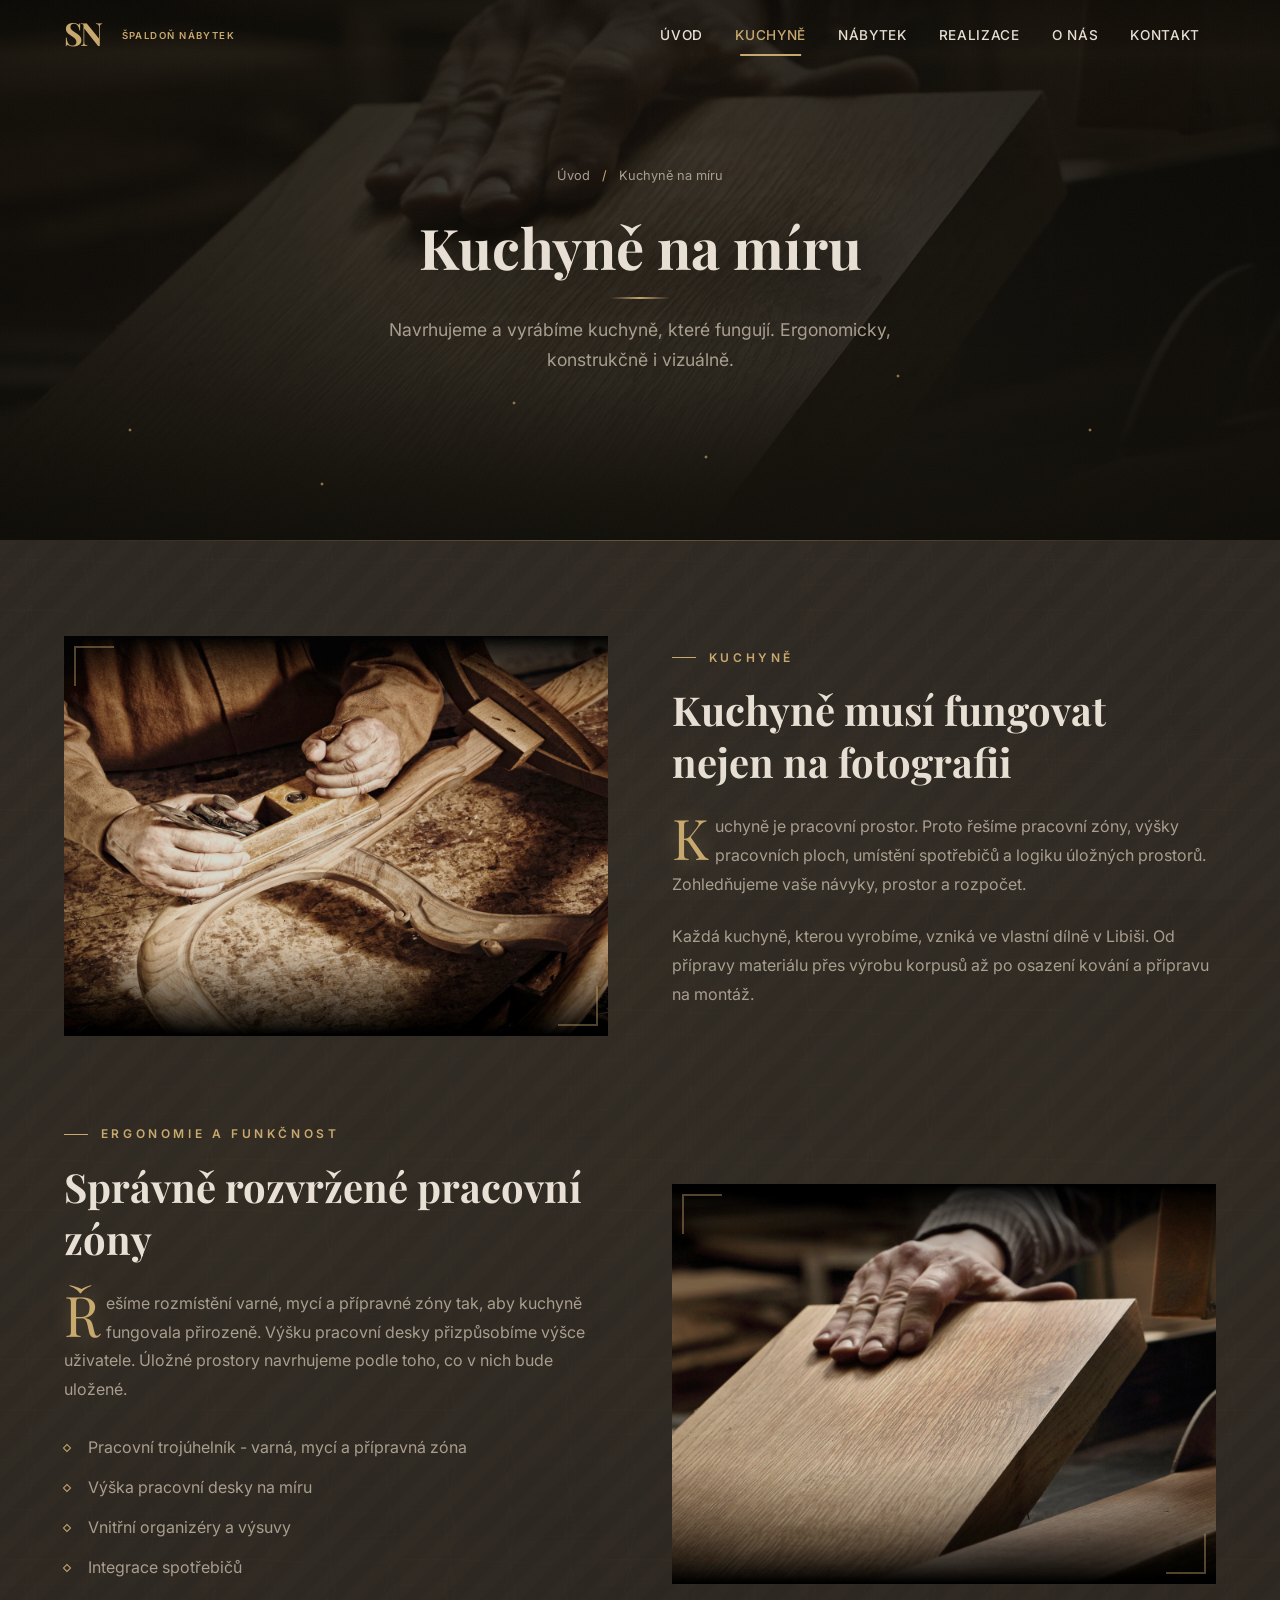
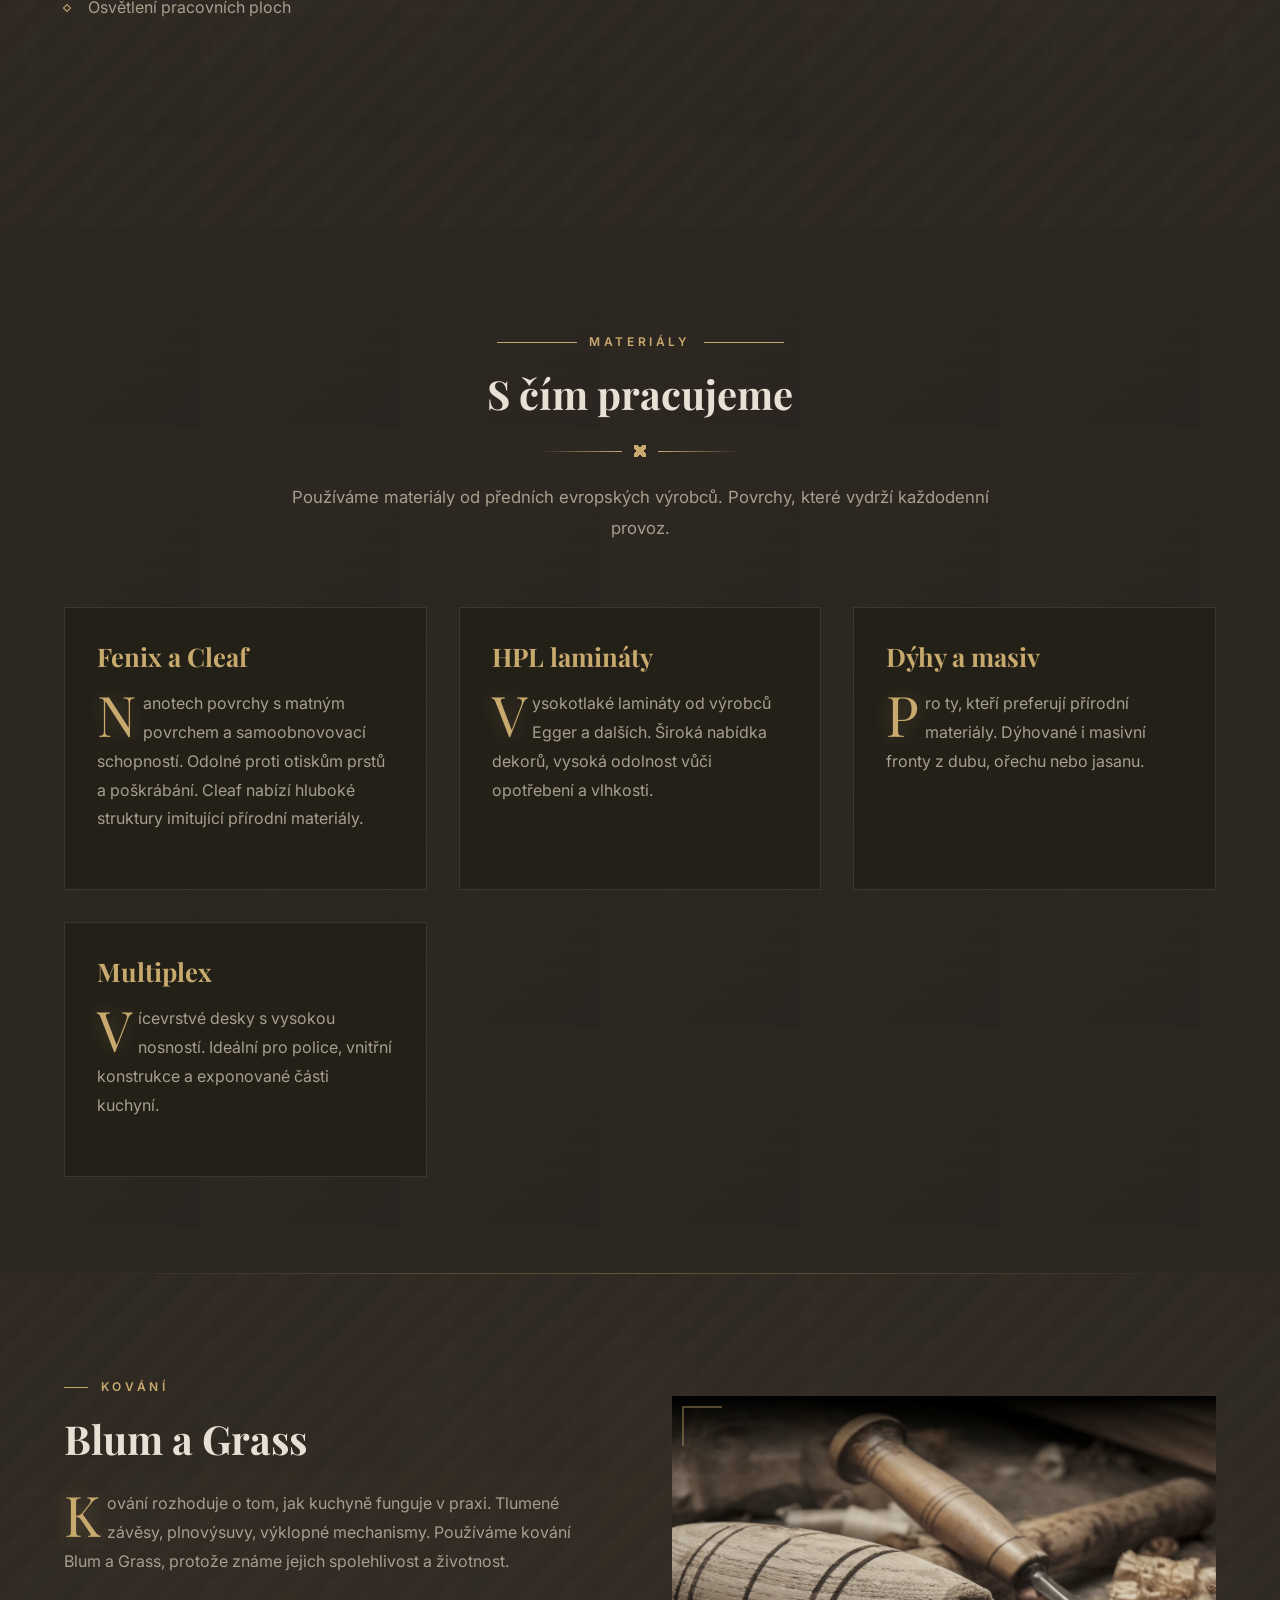
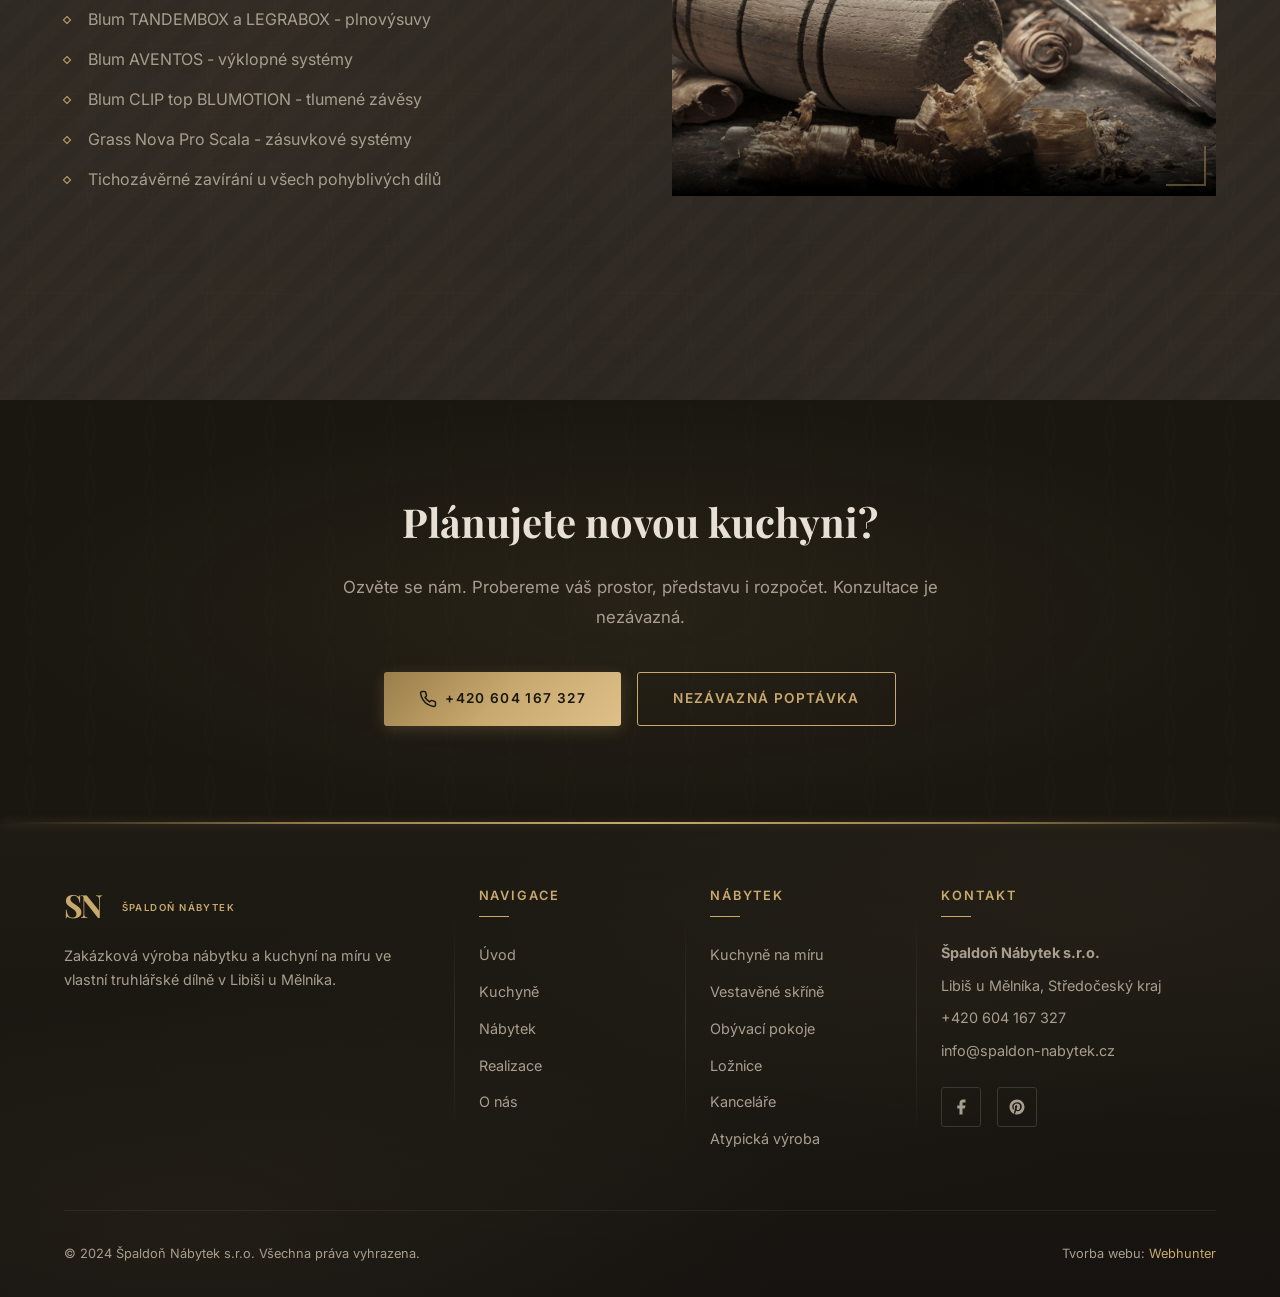
<file: kuchyne.html>
<!DOCTYPE html>
<html lang="cs">
<head>
  <meta charset="UTF-8">
  <meta name="viewport" content="width=device-width, initial-scale=1.0">
  <title>Kuchyně na míru | Špaldoň Nábytek | Praha, Neratovice, Mělník</title>
  <meta name="description" content="Zakázková výroba kuchyní na míru. Fenix, Cleaf, HPL, multiplex, kování Blum a Grass. Ergonomie, pracovní desky, spotřebiče. Vlastní výroba v Libiši.">
  <meta name="robots" content="index, follow">
  <link rel="canonical" href="https://spaldon-nabytek.cz/kuchyne.html">

  <meta property="og:title" content="Kuchyně na míru | Špaldoň Nábytek">
  <meta property="og:description" content="Zakázková výroba kuchyní na míru. Fenix, Cleaf, HPL, multiplex, kování Blum a Grass. Vlastní výroba v Libiši.">
  <meta property="og:image" content="https://spaldon-nabytek.cz/assets/images/materialy.jpg">

  <link rel="preconnect" href="https://fonts.googleapis.com">
  <link rel="preconnect" href="https://fonts.gstatic.com" crossorigin>
  <link href="https://fonts.googleapis.com/css2?family=Inter:wght@400;500;600;700&family=Playfair+Display:wght@400;700&display=swap" rel="stylesheet">
  <link rel="stylesheet" href="css/style.css">
  <link rel="preload" as="image" href="assets/images/materialy.webp" type="image/webp">
</head>
<body>

  <div class="scroll-progress"></div>

  <!-- HEADER -->
  <header class="header">
    <div class="header-inner">
      <a href="index.html" class="logo">
        <div class="logo-monogram">
          <svg viewBox="0 0 60 50" width="48" height="40">
            <text x="0" y="38" font-family="'Playfair Display', Georgia, serif" font-size="40" font-weight="700" fill="#c8a96e" letter-spacing="-4">SN</text>
          </svg>
          <span class="logo-monogram-text">Špaldoň Nábytek</span>
        </div>
      </a>
      <nav class="nav">
        <a href="index.html">Úvod</a>
        <a href="kuchyne.html" class="active">Kuchyně</a>
        <a href="nabytek.html">Nábytek</a>
        <a href="realizace.html">Realizace</a>
        <a href="o-nas.html">O nás</a>
        <a href="kontakt.html">Kontakt</a>
      </nav>
      <button class="nav-toggle" aria-label="Menu"><span></span><span></span><span></span></button>
    </div>
  </header>

  <!-- PAGE HERO -->
  <section class="page-hero">
    <div class="hero-bg" style="background-image: url('assets/images/materialy.jpg')"></div>
    <div class="hero-overlay"></div>
    <div class="hero-particles">
      <span class="particle"></span>
      <span class="particle"></span>
      <span class="particle"></span>
      <span class="particle"></span>
      <span class="particle"></span>
      <span class="particle"></span>
    </div>
    <div class="page-hero-content">
      <nav class="breadcrumb">
        <a href="index.html">Úvod</a>
        <span class="separator">/</span>
        <span>Kuchyně na míru</span>
      </nav>
      <h1>Kuchyně na míru</h1>
      <p>Navrhujeme a vyrábíme kuchyně, které fungují. Ergonomicky, konstrukčně i vizuálně.</p>
    </div>
  </section>

  <!-- CONTENT -->
  <section class="section">
    <div class="container">
      <div class="content-block">
        <div class="content-image fade-in-left">
          <img src="assets/images/fotogalerie.jpg" alt="Kuchyně na míru - Špaldoň Nábytek" loading="lazy">
        </div>
        <div class="content-text fade-in-right">
          <span class="section-label">Kuchyně</span>
          <h2>Kuchyně musí fungovat nejen na fotografii</h2>
          <p>
            Kuchyně je pracovní prostor. Proto řešíme pracovní zóny, výšky pracovních ploch, umístění spotřebičů a logiku úložných prostorů. Zohledňujeme vaše návyky, prostor a rozpočet.
          </p>
          <p>
            Každá kuchyně, kterou vyrobíme, vzniká ve vlastní dílně v Libiši. Od přípravy materiálu přes výrobu korpusů až po osazení kování a přípravu na montáž.
          </p>
        </div>
      </div>

      <div class="content-block reverse">
        <div class="content-image fade-in-right">
          <img src="assets/images/materialy.jpg" alt="Materiály pro kuchyně na míru" loading="lazy">
        </div>
        <div class="content-text fade-in-left">
          <span class="section-label">Ergonomie a funkčnost</span>
          <h2>Správně rozvržené pracovní zóny</h2>
          <p>
            Řešíme rozmístění varné, mycí a přípravné zóny tak, aby kuchyně fungovala přirozeně. Výšku pracovní desky přizpůsobíme výšce uživatele. Úložné prostory navrhujeme podle toho, co v nich bude uložené.
          </p>
          <ul>
            <li>Pracovní trojúhelník - varná, mycí a přípravná zóna</li>
            <li>Výška pracovní desky na míru</li>
            <li>Vnitřní organizéry a výsuvy</li>
            <li>Integrace spotřebičů</li>
            <li>Osvětlení pracovních ploch</li>
          </ul>
        </div>
      </div>
    </div>
  </section>

  <!-- MATERIALS -->
  <section class="section" style="background: var(--color-bg-light);">
    <div class="container">
      <div class="section-header fade-in">
        <span class="section-label">Materiály</span>
        <h2>S čím pracujeme</h2>
        <div class="divider"></div>
        <p>Používáme materiály od předních evropských výrobců. Povrchy, které vydrží každodenní provoz.</p>
      </div>

      <div class="services-grid" style="grid-template-columns: repeat(auto-fill, minmax(300px, 1fr));">
        <div class="content-text fade-in" style="padding: 2rem; background: var(--color-bg-card); border: 1px solid var(--color-border);">
          <h3>Fenix a Cleaf</h3>
          <p>Nanotech povrchy s matným povrchem a samoobnovovací schopností. Odolné proti otiskům prstů a poškrábání. Cleaf nabízí hluboké struktury imitující přírodní materiály.</p>
        </div>
        <div class="content-text fade-in" style="padding: 2rem; background: var(--color-bg-card); border: 1px solid var(--color-border);">
          <h3>HPL lamináty</h3>
          <p>Vysokotlaké lamináty od výrobců Egger a dalších. Široká nabídka dekorů, vysoká odolnost vůči opotřebení a vlhkosti.</p>
        </div>
        <div class="content-text fade-in" style="padding: 2rem; background: var(--color-bg-card); border: 1px solid var(--color-border);">
          <h3>Dýhy a masiv</h3>
          <p>Pro ty, kteří preferují přírodní materiály. Dýhované i masivní fronty z dubu, ořechu nebo jasanu.</p>
        </div>
        <div class="content-text fade-in" style="padding: 2rem; background: var(--color-bg-card); border: 1px solid var(--color-border);">
          <h3>Multiplex</h3>
          <p>Vícevrstvé desky s vysokou nosností. Ideální pro police, vnitřní konstrukce a exponované části kuchyní.</p>
        </div>
      </div>
    </div>
  </section>

  <!-- KOVÁNÍ -->
  <section class="section">
    <div class="container">
      <div class="content-block">
        <div class="content-text fade-in-left">
          <span class="section-label">Kování</span>
          <h2>Blum a Grass</h2>
          <p>
            Kování rozhoduje o tom, jak kuchyně funguje v praxi. Tlumené závěsy, plnovýsuvy, výklopné mechanismy. Používáme kování Blum a Grass, protože známe jejich spolehlivost a životnost.
          </p>
          <ul>
            <li>Blum TANDEMBOX a LEGRABOX - plnovýsuvy</li>
            <li>Blum AVENTOS - výklopné systémy</li>
            <li>Blum CLIP top BLUMOTION - tlumené závěsy</li>
            <li>Grass Nova Pro Scala - zásuvkové systémy</li>
            <li>Tichozávěrné zavírání u všech pohyblivých dílů</li>
          </ul>
        </div>
        <div class="content-image fade-in-right">
          <img src="assets/images/vyroba.jpg" alt="Kování Blum a Grass pro kuchyně" loading="lazy">
        </div>
      </div>
    </div>
  </section>

  <!-- CTA -->
  <section class="cta">
    <div class="cta-bg" style="background-image: url('assets/images/uvod.jpg')"></div>
    <div class="cta-overlay"></div>
    <div class="cta-content">
      <h2>Plánujete novou kuchyni?</h2>
      <p>Ozvěte se nám. Probereme váš prostor, představu i rozpočet. Konzultace je nezávazná.</p>
      <div class="cta-buttons">
        <a href="tel:+420604167327" class="btn btn-primary">
          <svg width="18" height="18" viewBox="0 0 24 24" fill="none" stroke="currentColor" stroke-width="2"><path d="M22 16.92v3a2 2 0 01-2.18 2 19.79 19.79 0 01-8.63-3.07 19.5 19.5 0 01-6-6 19.79 19.79 0 01-3.07-8.67A2 2 0 014.11 2h3a2 2 0 012 1.72c.127.96.361 1.903.7 2.81a2 2 0 01-.45 2.11L8.09 9.91a16 16 0 006 6l1.27-1.27a2 2 0 012.11-.45c.907.339 1.85.573 2.81.7A2 2 0 0122 16.92z"/></svg>
          +420 604 167 327
        </a>
        <a href="kontakt.html" class="btn btn-outline">Nezávazná poptávka</a>
      </div>
    </div>
  </section>

  <!-- FOOTER -->
  <footer class="footer">
    <div class="container">
      <div class="footer-grid">
        <div class="footer-about">
          <a href="index.html" class="logo"><div class="logo-monogram"><svg viewBox="0 0 60 50" width="48" height="40"><text x="0" y="38" font-family="'Playfair Display', Georgia, serif" font-size="40" font-weight="700" fill="#c8a96e" letter-spacing="-4">SN</text></svg><span class="logo-monogram-text">Špaldoň Nábytek</span></div></a>
          <p>Zakázková výroba nábytku a kuchyní na míru ve vlastní truhlářské dílně v Libiši u Mělníka.</p>
        </div>
        <div>
          <h4>Navigace</h4>
          <ul class="footer-links">
            <li><a href="index.html">Úvod</a></li>
            <li><a href="kuchyne.html">Kuchyně</a></li>
            <li><a href="nabytek.html">Nábytek</a></li>
            <li><a href="realizace.html">Realizace</a></li>
            <li><a href="o-nas.html">O nás</a></li>
          </ul>
        </div>
        <div>
          <h4>Nábytek</h4>
          <ul class="footer-links">
            <li><a href="kuchyne.html">Kuchyně na míru</a></li>
            <li><a href="nabytek.html">Vestavěné skříně</a></li>
            <li><a href="nabytek.html">Obývací pokoje</a></li>
            <li><a href="nabytek.html">Ložnice</a></li>
            <li><a href="nabytek.html">Kanceláře</a></li>
            <li><a href="nabytek.html">Atypická výroba</a></li>
          </ul>
        </div>
        <div class="footer-contact">
          <h4>Kontakt</h4>
          <p><strong>Špaldoň Nábytek s.r.o.</strong></p>
          <p>Libiš u Mělníka, Středočeský kraj</p>
          <p><a href="tel:+420604167327">+420 604 167 327</a></p>
          <p><a href="mailto:info@spaldon-nabytek.cz">info@spaldon-nabytek.cz</a></p>
          <div class="footer-social">
            <a href="https://www.facebook.com/Spaldonnabytek/" target="_blank" rel="noopener noreferrer" aria-label="Facebook"><svg viewBox="0 0 24 24"><path d="M18 2h-3a5 5 0 00-5 5v3H7v4h3v8h4v-8h3l1-4h-4V7a1 1 0 011-1h3z"/></svg></a>
            <a href="https://www.pinterest.com/SpaldonNabytek/pins/" target="_blank" rel="noopener noreferrer" aria-label="Pinterest"><svg viewBox="0 0 24 24"><path d="M12 2C6.477 2 2 6.477 2 12c0 4.236 2.636 7.855 6.356 9.312-.088-.791-.167-2.005.035-2.868.182-.78 1.172-4.97 1.172-4.97s-.299-.6-.299-1.486c0-1.39.806-2.428 1.81-2.428.852 0 1.264.64 1.264 1.408 0 .858-.546 2.14-.828 3.33-.236.995.499 1.806 1.48 1.806 1.778 0 3.144-1.874 3.144-4.58 0-2.393-1.72-4.068-4.177-4.068-2.845 0-4.515 2.135-4.515 4.34 0 .859.331 1.781.745 2.281a.3.3 0 01.069.288l-.278 1.133c-.044.183-.145.222-.335.134-1.249-.581-2.03-2.407-2.03-3.874 0-3.154 2.292-6.052 6.608-6.052 3.469 0 6.165 2.473 6.165 5.776 0 3.447-2.173 6.22-5.19 6.22-1.013 0-1.965-.527-2.291-1.148l-.623 2.378c-.226.869-.835 1.958-1.244 2.621.937.29 1.931.446 2.962.446 5.523 0 10-4.477 10-10S17.523 2 12 2z"/></svg></a>
          </div>
        </div>
      </div>
      <div class="footer-bottom">
        <p>&copy; 2024 Špaldoň Nábytek s.r.o. Všechna práva vyhrazena.</p>
        <p>Tvorba webu: <a href="#">Webhunter</a></p>
      </div>
    </div>
  </footer>

  <script src="js/main.js"></script>
</body>
</html>
</file>
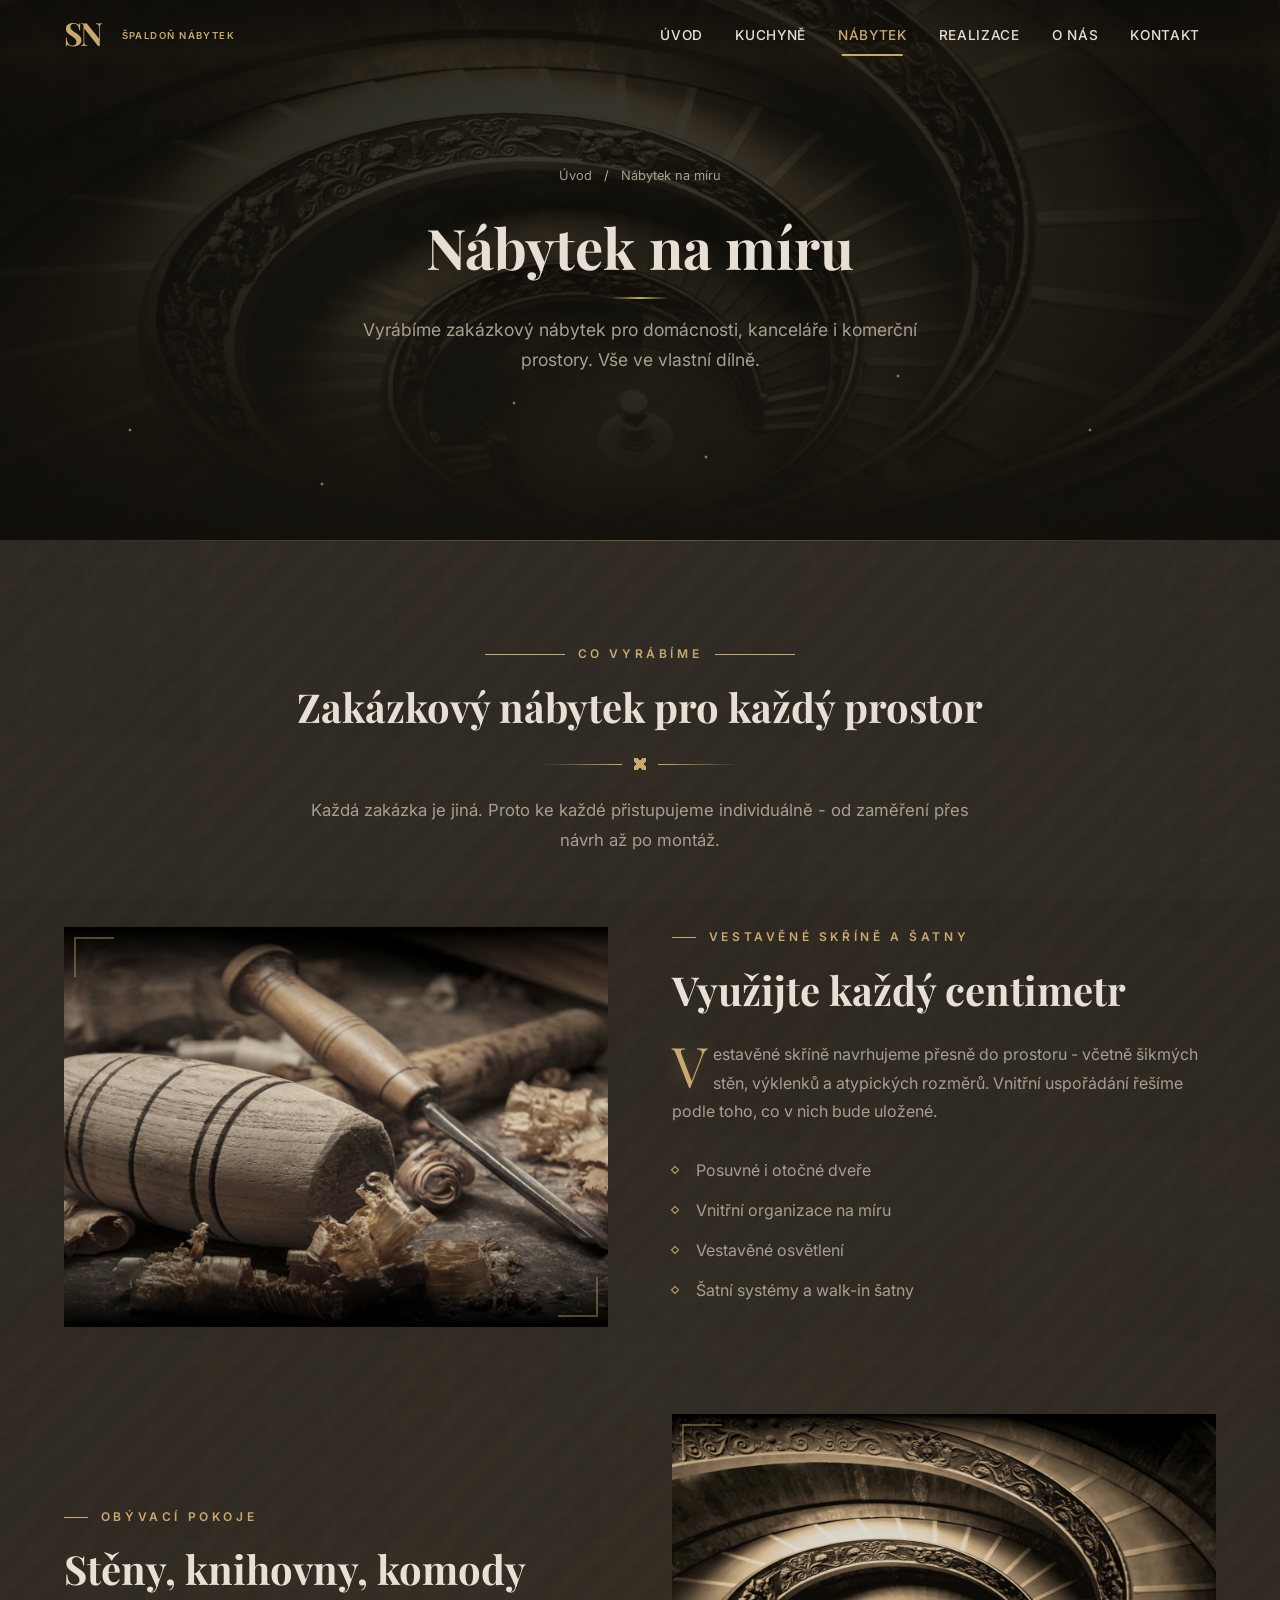
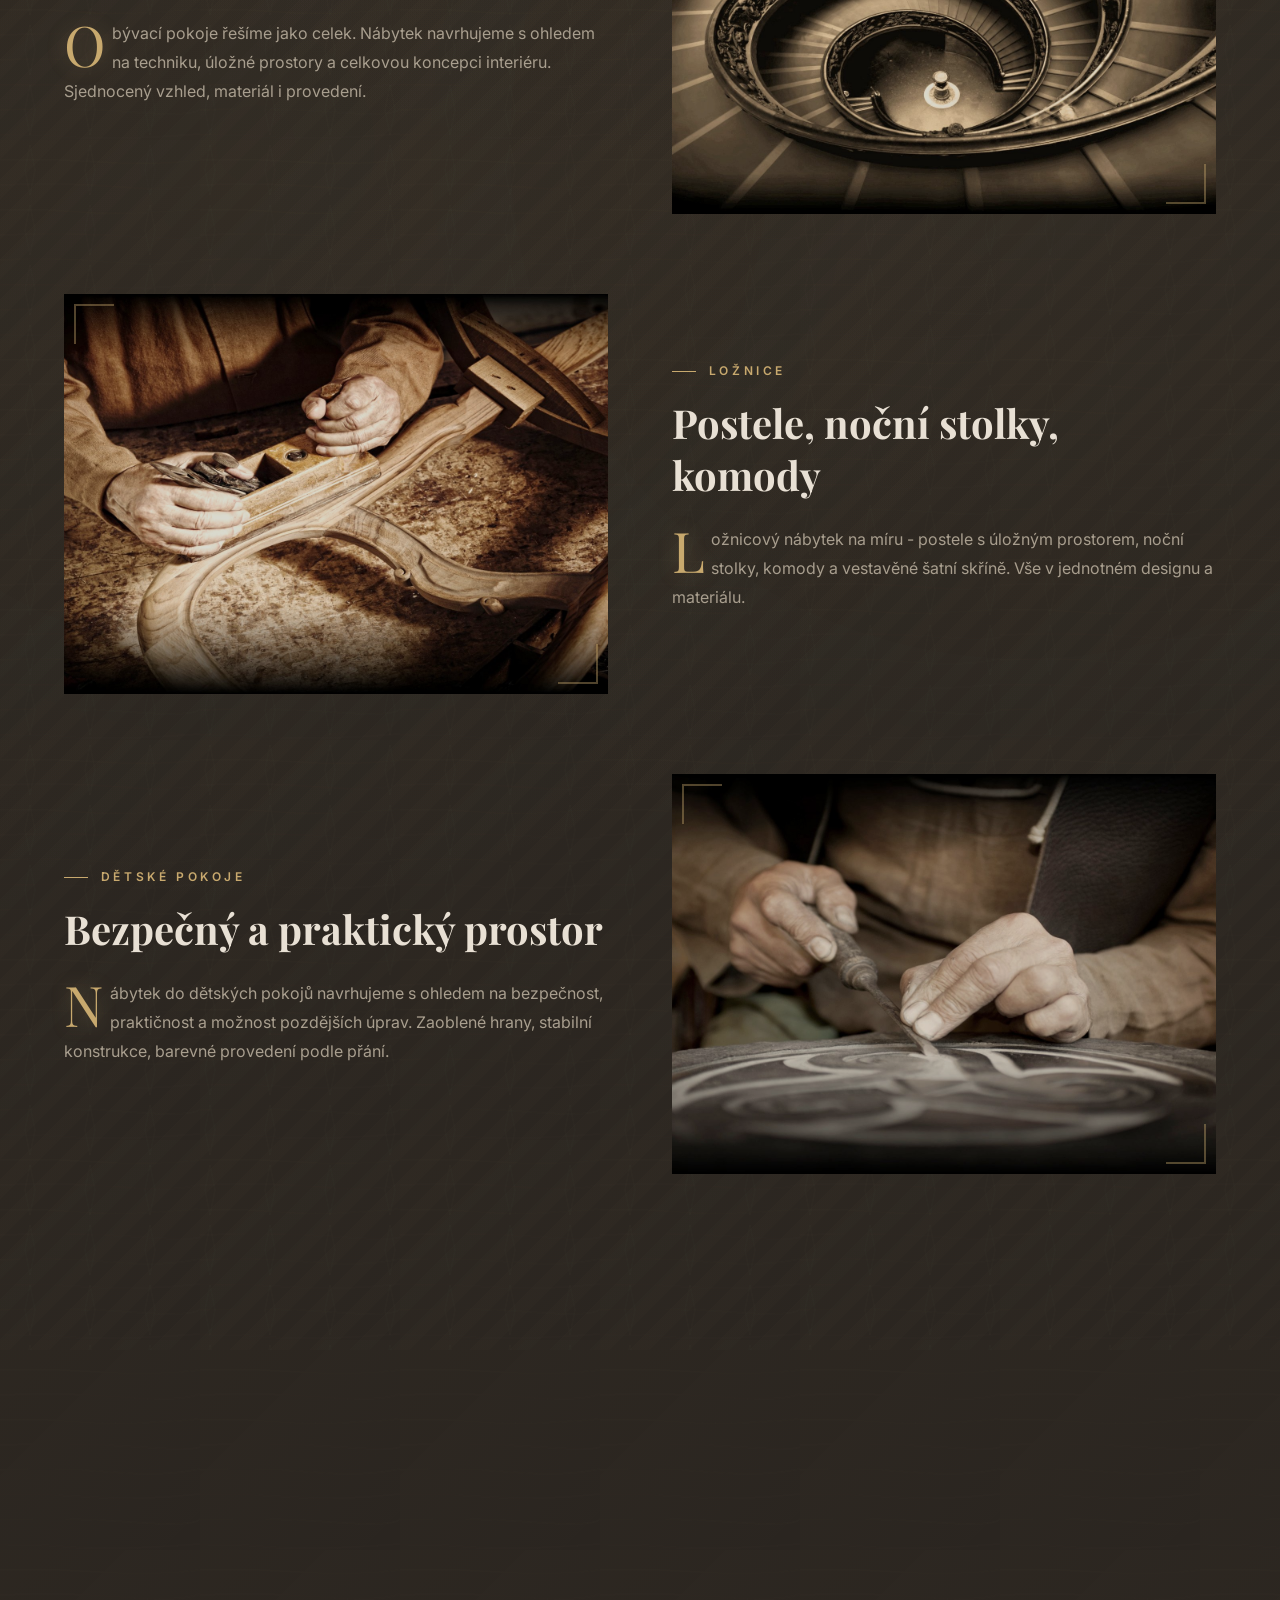
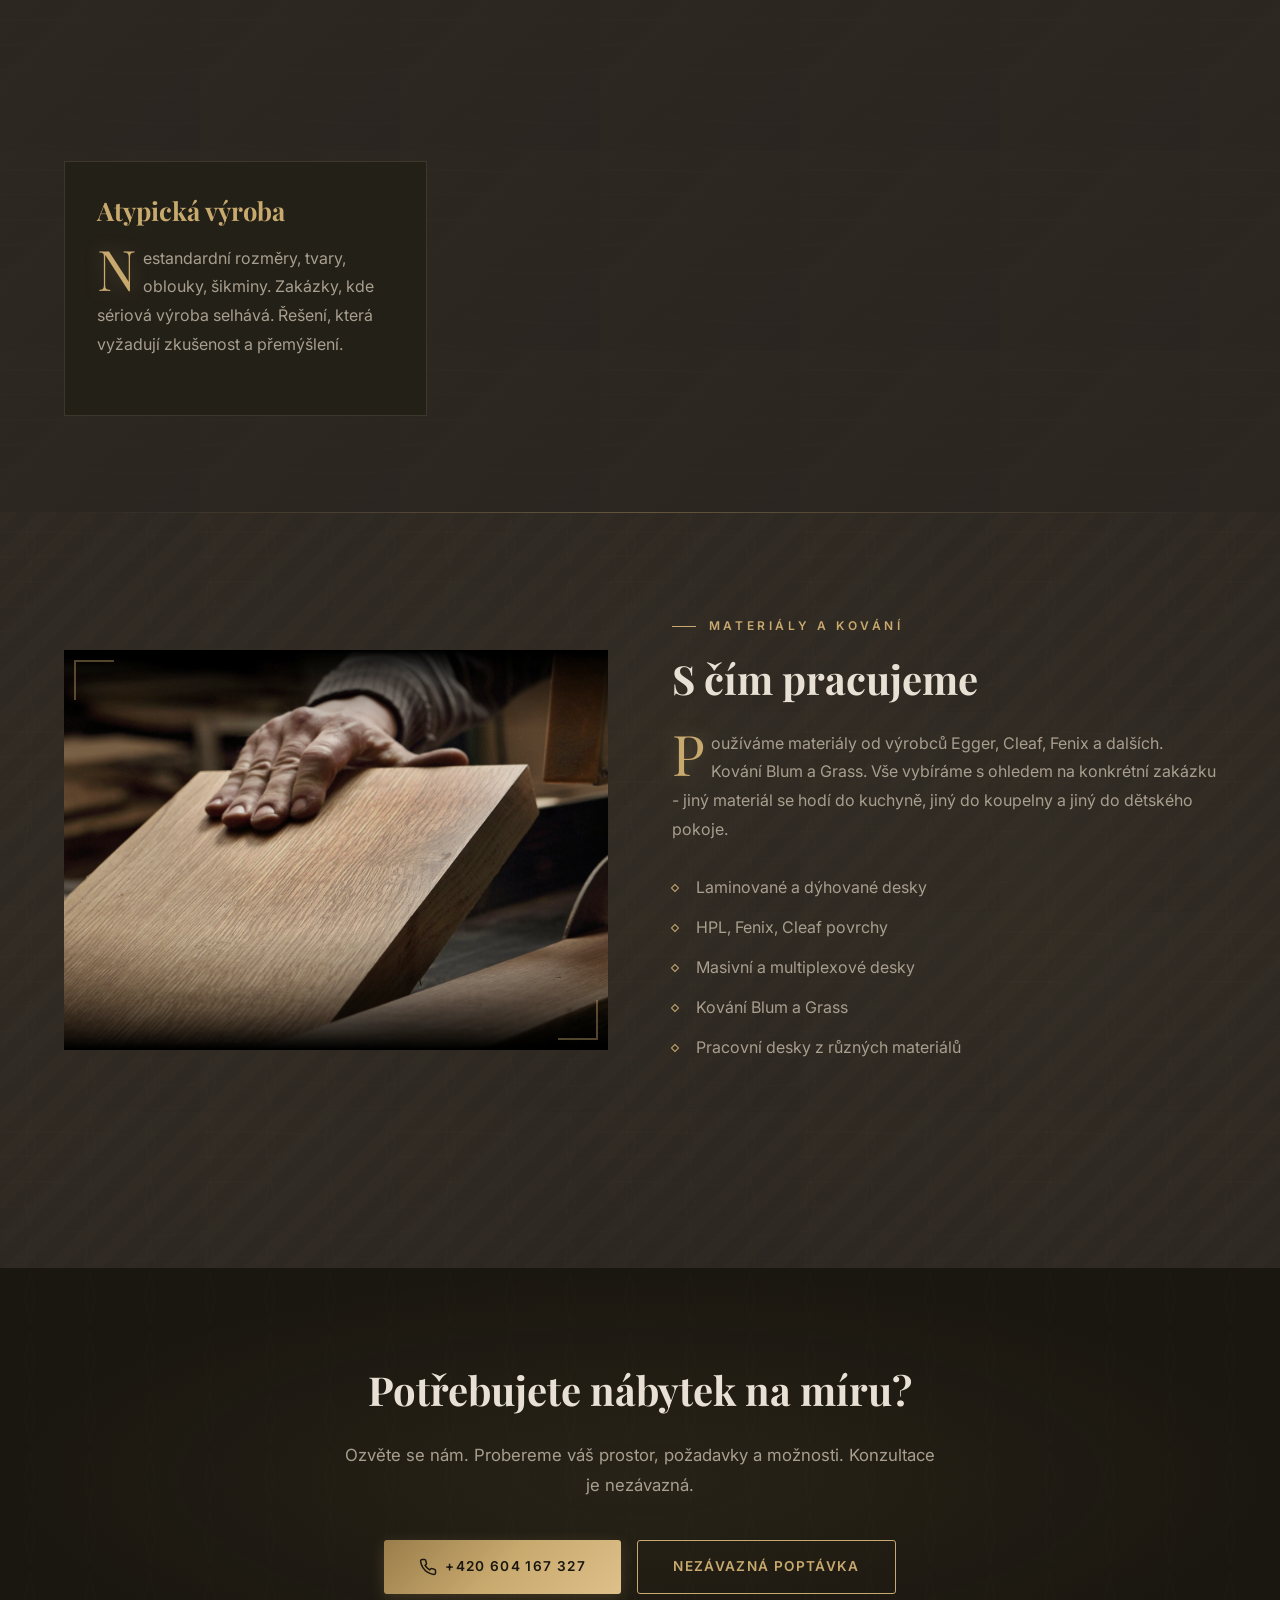
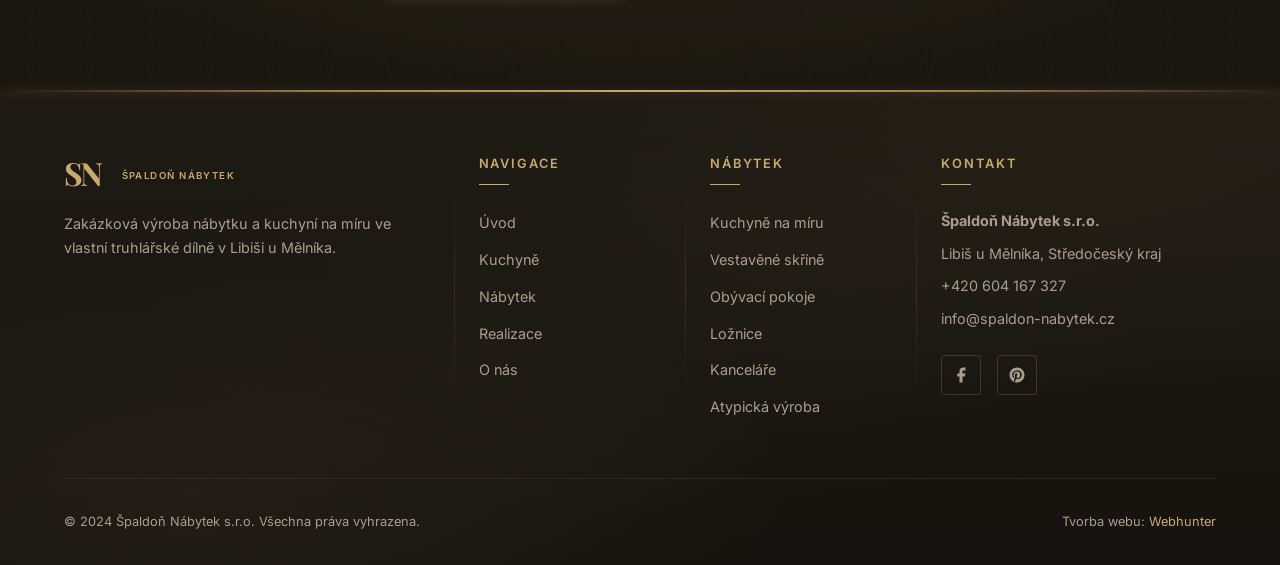
<file: nabytek.html>
<!DOCTYPE html>
<html lang="cs">
<head>
  <meta charset="UTF-8">
  <meta name="viewport" content="width=device-width, initial-scale=1.0">
  <title>Nábytek na míru | Špaldoň Nábytek | Vestavěné skříně, obývací pokoje</title>
  <meta name="description" content="Zakázkový nábytek na míru - vestavěné skříně, obývací pokoje, ložnice, kanceláře, atypická výroba. Vlastní dílna v Libiši u Mělníka.">
  <meta name="robots" content="index, follow">
  <link rel="canonical" href="https://spaldon-nabytek.cz/nabytek.html">

  <meta property="og:title" content="Nábytek na míru | Špaldoň Nábytek">
  <meta property="og:description" content="Zakázkový nábytek na míru - vestavěné skříně, obývací pokoje, ložnice, kanceláře, atypická výroba.">
  <meta property="og:image" content="https://spaldon-nabytek.cz/assets/images/design.jpg">

  <link rel="preconnect" href="https://fonts.googleapis.com">
  <link rel="preconnect" href="https://fonts.gstatic.com" crossorigin>
  <link href="https://fonts.googleapis.com/css2?family=Inter:wght@400;500;600;700&family=Playfair+Display:wght@400;700&display=swap" rel="stylesheet">
  <link rel="stylesheet" href="css/style.css">
  <link rel="preload" as="image" href="assets/images/design.webp" type="image/webp">
</head>
<body>

  <div class="scroll-progress"></div>

  <!-- HEADER -->
  <header class="header">
    <div class="header-inner">
      <a href="index.html" class="logo">
        <div class="logo-monogram">
          <svg viewBox="0 0 60 50" width="48" height="40">
            <text x="0" y="38" font-family="'Playfair Display', Georgia, serif" font-size="40" font-weight="700" fill="#c8a96e" letter-spacing="-4">SN</text>
          </svg>
          <span class="logo-monogram-text">Špaldoň Nábytek</span>
        </div>
      </a>
      <nav class="nav">
        <a href="index.html">Úvod</a>
        <a href="kuchyne.html">Kuchyně</a>
        <a href="nabytek.html" class="active">Nábytek</a>
        <a href="realizace.html">Realizace</a>
        <a href="o-nas.html">O nás</a>
        <a href="kontakt.html">Kontakt</a>
      </nav>
      <button class="nav-toggle" aria-label="Menu"><span></span><span></span><span></span></button>
    </div>
  </header>

  <!-- PAGE HERO -->
  <section class="page-hero">
    <div class="hero-bg" style="background-image: url('assets/images/design.jpg')"></div>
    <div class="hero-overlay"></div>
    <div class="hero-particles">
      <span class="particle"></span>
      <span class="particle"></span>
      <span class="particle"></span>
      <span class="particle"></span>
      <span class="particle"></span>
      <span class="particle"></span>
    </div>
    <div class="page-hero-content">
      <nav class="breadcrumb">
        <a href="index.html">Úvod</a>
        <span class="separator">/</span>
        <span>Nábytek na míru</span>
      </nav>
      <h1>Nábytek na míru</h1>
      <p>Vyrábíme zakázkový nábytek pro domácnosti, kanceláře i komerční prostory. Vše ve vlastní dílně.</p>
    </div>
  </section>

  <!-- CATEGORIES -->
  <section class="section">
    <div class="container">
      <div class="section-header fade-in">
        <span class="section-label">Co vyrábíme</span>
        <h2>Zakázkový nábytek pro každý prostor</h2>
        <div class="divider"></div>
        <p>Každá zakázka je jiná. Proto ke každé přistupujeme individuálně - od zaměření přes návrh až po montáž.</p>
      </div>

      <!-- Vestavěné skříně -->
      <div class="content-block">
        <div class="content-image fade-in-left">
          <img src="assets/images/vyroba.jpg" alt="Vestavěné skříně na míru" loading="lazy">
        </div>
        <div class="content-text fade-in-right">
          <span class="section-label">Vestavěné skříně a šatny</span>
          <h2>Využijte každý centimetr</h2>
          <p>
            Vestavěné skříně navrhujeme přesně do prostoru - včetně šikmých stěn, výklenků a atypických rozměrů. Vnitřní uspořádání řešíme podle toho, co v nich bude uložené.
          </p>
          <ul>
            <li>Posuvné i otočné dveře</li>
            <li>Vnitřní organizace na míru</li>
            <li>Vestavěné osvětlení</li>
            <li>Šatní systémy a walk-in šatny</li>
          </ul>
        </div>
      </div>

      <!-- Obývací pokoje -->
      <div class="content-block reverse">
        <div class="content-image fade-in-right">
          <img src="assets/images/design.jpg" alt="Obývací pokoj na míru" loading="lazy">
        </div>
        <div class="content-text fade-in-left">
          <span class="section-label">Obývací pokoje</span>
          <h2>Stěny, knihovny, komody</h2>
          <p>
            Obývací pokoje řešíme jako celek. Nábytek navrhujeme s ohledem na techniku, úložné prostory a celkovou koncepci interiéru. Sjednocený vzhled, materiál i provedení.
          </p>
        </div>
      </div>

      <!-- Ložnice -->
      <div class="content-block">
        <div class="content-image fade-in-left">
          <img src="assets/images/fotogalerie.jpg" alt="Ložnicový nábytek na míru" loading="lazy">
        </div>
        <div class="content-text fade-in-right">
          <span class="section-label">Ložnice</span>
          <h2>Postele, noční stolky, komody</h2>
          <p>
            Ložnicový nábytek na míru - postele s úložným prostorem, noční stolky, komody a vestavěné šatní skříně. Vše v jednotném designu a materiálu.
          </p>
        </div>
      </div>

      <!-- Dětské pokoje -->
      <div class="content-block reverse">
        <div class="content-image fade-in-right">
          <img src="assets/images/remeslo.jpg" alt="Dětský pokoj na míru" loading="lazy">
        </div>
        <div class="content-text fade-in-left">
          <span class="section-label">Dětské pokoje</span>
          <h2>Bezpečný a praktický prostor</h2>
          <p>
            Nábytek do dětských pokojů navrhujeme s ohledem na bezpečnost, praktičnost a možnost pozdějších úprav. Zaoblené hrany, stabilní konstrukce, barevné provedení podle přání.
          </p>
        </div>
      </div>
    </div>
  </section>

  <!-- MORE CATEGORIES -->
  <section class="section" style="background: var(--color-bg-light);">
    <div class="container">
      <div class="services-grid" style="grid-template-columns: repeat(auto-fill, minmax(300px, 1fr));">
        <div class="content-text fade-in" style="padding: 2rem; background: var(--color-bg-card); border: 1px solid var(--color-border);">
          <h3>Koupelnový nábytek</h3>
          <p>Koupelnový nábytek na míru z materiálů odolných vůči vlhkosti. Skříňky pod umyvadlo, zrcadlové skříňky, regály a police. Řešení i pro malé prostory.</p>
        </div>
        <div class="content-text fade-in" style="padding: 2rem; background: var(--color-bg-card); border: 1px solid var(--color-border);">
          <h3>Kancelářský nábytek</h3>
          <p>Pracovní stoly, kontejnery, knihovny, příčky a recepce. Nábytek pro kanceláře, který je funkční a reprezentativní zároveň.</p>
        </div>
        <div class="content-text fade-in" style="padding: 2rem; background: var(--color-bg-card); border: 1px solid var(--color-border);">
          <h3>Komerční interiéry</h3>
          <p>Vybavení prodejen, restaurací, hotelů a dalších komerčních prostorů. Odolné materiály, specifické požadavky, termíny.</p>
        </div>
        <div class="content-text fade-in" style="padding: 2rem; background: var(--color-bg-card); border: 1px solid var(--color-border);">
          <h3>Atypická výroba</h3>
          <p>Nestandardní rozměry, tvary, oblouky, šikminy. Zakázky, kde sériová výroba selhává. Řešení, která vyžadují zkušenost a přemýšlení.</p>
        </div>
      </div>
    </div>
  </section>

  <!-- MATERIALS -->
  <section class="section">
    <div class="container">
      <div class="content-block">
        <div class="content-image fade-in-left">
          <img src="assets/images/materialy.jpg" alt="Materiály pro zakázkový nábytek" loading="lazy">
        </div>
        <div class="content-text fade-in-right">
          <span class="section-label">Materiály a kování</span>
          <h2>S čím pracujeme</h2>
          <p>
            Používáme materiály od výrobců Egger, Cleaf, Fenix a dalších. Kování Blum a Grass. Vše vybíráme s ohledem na konkrétní zakázku - jiný materiál se hodí do kuchyně, jiný do koupelny a jiný do dětského pokoje.
          </p>
          <ul>
            <li>Laminované a dýhované desky</li>
            <li>HPL, Fenix, Cleaf povrchy</li>
            <li>Masivní a multiplexové desky</li>
            <li>Kování Blum a Grass</li>
            <li>Pracovní desky z různých materiálů</li>
          </ul>
        </div>
      </div>
    </div>
  </section>

  <!-- CTA -->
  <section class="cta">
    <div class="cta-bg" style="background-image: url('assets/images/uvod.jpg')"></div>
    <div class="cta-overlay"></div>
    <div class="cta-content">
      <h2>Potřebujete nábytek na míru?</h2>
      <p>Ozvěte se nám. Probereme váš prostor, požadavky a možnosti. Konzultace je nezávazná.</p>
      <div class="cta-buttons">
        <a href="tel:+420604167327" class="btn btn-primary">
          <svg width="18" height="18" viewBox="0 0 24 24" fill="none" stroke="currentColor" stroke-width="2"><path d="M22 16.92v3a2 2 0 01-2.18 2 19.79 19.79 0 01-8.63-3.07 19.5 19.5 0 01-6-6 19.79 19.79 0 01-3.07-8.67A2 2 0 014.11 2h3a2 2 0 012 1.72c.127.96.361 1.903.7 2.81a2 2 0 01-.45 2.11L8.09 9.91a16 16 0 006 6l1.27-1.27a2 2 0 012.11-.45c.907.339 1.85.573 2.81.7A2 2 0 0122 16.92z"/></svg>
          +420 604 167 327
        </a>
        <a href="kontakt.html" class="btn btn-outline">Nezávazná poptávka</a>
      </div>
    </div>
  </section>

  <!-- FOOTER -->
  <footer class="footer">
    <div class="container">
      <div class="footer-grid">
        <div class="footer-about">
          <a href="index.html" class="logo"><div class="logo-monogram"><svg viewBox="0 0 60 50" width="48" height="40"><text x="0" y="38" font-family="'Playfair Display', Georgia, serif" font-size="40" font-weight="700" fill="#c8a96e" letter-spacing="-4">SN</text></svg><span class="logo-monogram-text">Špaldoň Nábytek</span></div></a>
          <p>Zakázková výroba nábytku a kuchyní na míru ve vlastní truhlářské dílně v Libiši u Mělníka.</p>
        </div>
        <div>
          <h4>Navigace</h4>
          <ul class="footer-links">
            <li><a href="index.html">Úvod</a></li>
            <li><a href="kuchyne.html">Kuchyně</a></li>
            <li><a href="nabytek.html">Nábytek</a></li>
            <li><a href="realizace.html">Realizace</a></li>
            <li><a href="o-nas.html">O nás</a></li>
          </ul>
        </div>
        <div>
          <h4>Nábytek</h4>
          <ul class="footer-links">
            <li><a href="kuchyne.html">Kuchyně na míru</a></li>
            <li><a href="nabytek.html">Vestavěné skříně</a></li>
            <li><a href="nabytek.html">Obývací pokoje</a></li>
            <li><a href="nabytek.html">Ložnice</a></li>
            <li><a href="nabytek.html">Kanceláře</a></li>
            <li><a href="nabytek.html">Atypická výroba</a></li>
          </ul>
        </div>
        <div class="footer-contact">
          <h4>Kontakt</h4>
          <p><strong>Špaldoň Nábytek s.r.o.</strong></p>
          <p>Libiš u Mělníka, Středočeský kraj</p>
          <p><a href="tel:+420604167327">+420 604 167 327</a></p>
          <p><a href="mailto:info@spaldon-nabytek.cz">info@spaldon-nabytek.cz</a></p>
          <div class="footer-social">
            <a href="https://www.facebook.com/Spaldonnabytek/" target="_blank" rel="noopener noreferrer" aria-label="Facebook"><svg viewBox="0 0 24 24"><path d="M18 2h-3a5 5 0 00-5 5v3H7v4h3v8h4v-8h3l1-4h-4V7a1 1 0 011-1h3z"/></svg></a>
            <a href="https://www.pinterest.com/SpaldonNabytek/pins/" target="_blank" rel="noopener noreferrer" aria-label="Pinterest"><svg viewBox="0 0 24 24"><path d="M12 2C6.477 2 2 6.477 2 12c0 4.236 2.636 7.855 6.356 9.312-.088-.791-.167-2.005.035-2.868.182-.78 1.172-4.97 1.172-4.97s-.299-.6-.299-1.486c0-1.39.806-2.428 1.81-2.428.852 0 1.264.64 1.264 1.408 0 .858-.546 2.14-.828 3.33-.236.995.499 1.806 1.48 1.806 1.778 0 3.144-1.874 3.144-4.58 0-2.393-1.72-4.068-4.177-4.068-2.845 0-4.515 2.135-4.515 4.34 0 .859.331 1.781.745 2.281a.3.3 0 01.069.288l-.278 1.133c-.044.183-.145.222-.335.134-1.249-.581-2.03-2.407-2.03-3.874 0-3.154 2.292-6.052 6.608-6.052 3.469 0 6.165 2.473 6.165 5.776 0 3.447-2.173 6.22-5.19 6.22-1.013 0-1.965-.527-2.291-1.148l-.623 2.378c-.226.869-.835 1.958-1.244 2.621.937.29 1.931.446 2.962.446 5.523 0 10-4.477 10-10S17.523 2 12 2z"/></svg></a>
          </div>
        </div>
      </div>
      <div class="footer-bottom">
        <p>&copy; 2024 Špaldoň Nábytek s.r.o. Všechna práva vyhrazena.</p>
        <p>Tvorba webu: <a href="#">Webhunter</a></p>
      </div>
    </div>
  </footer>

  <script src="js/main.js"></script>
</body>
</html>
</file>
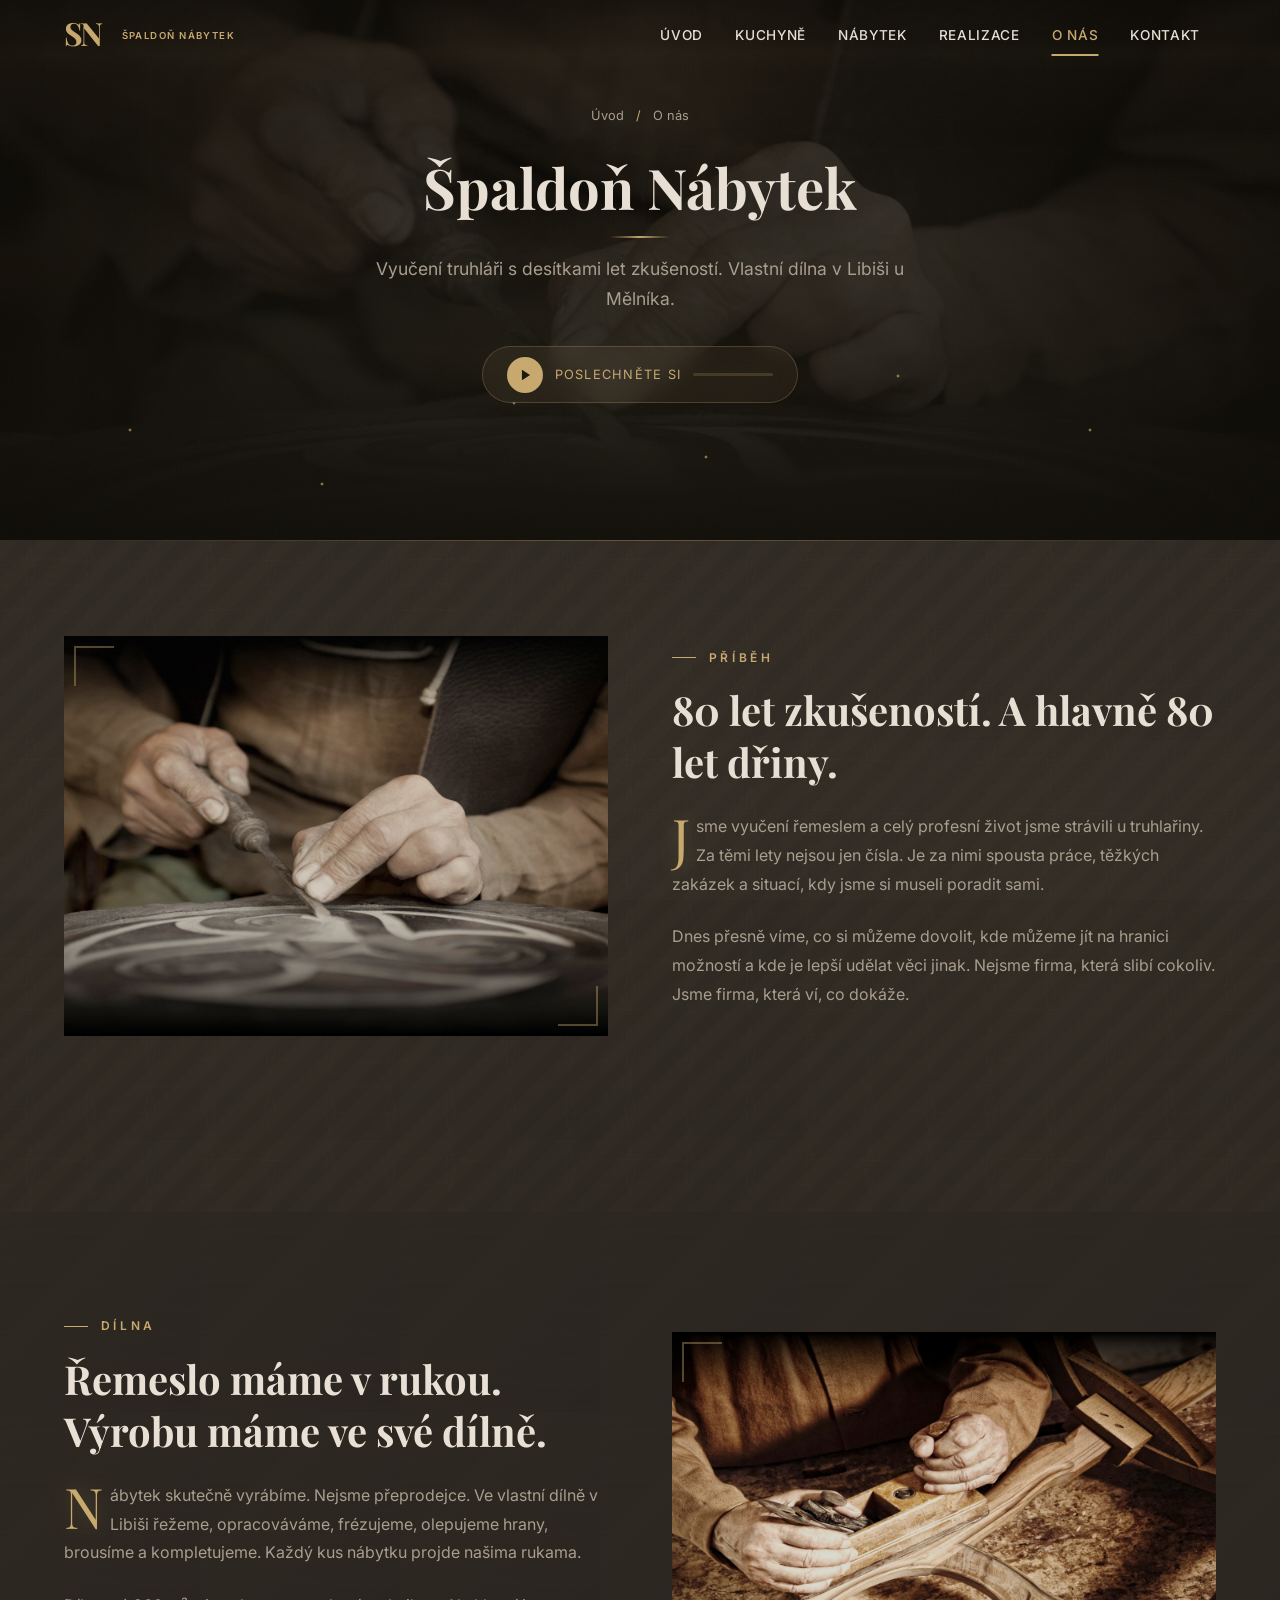
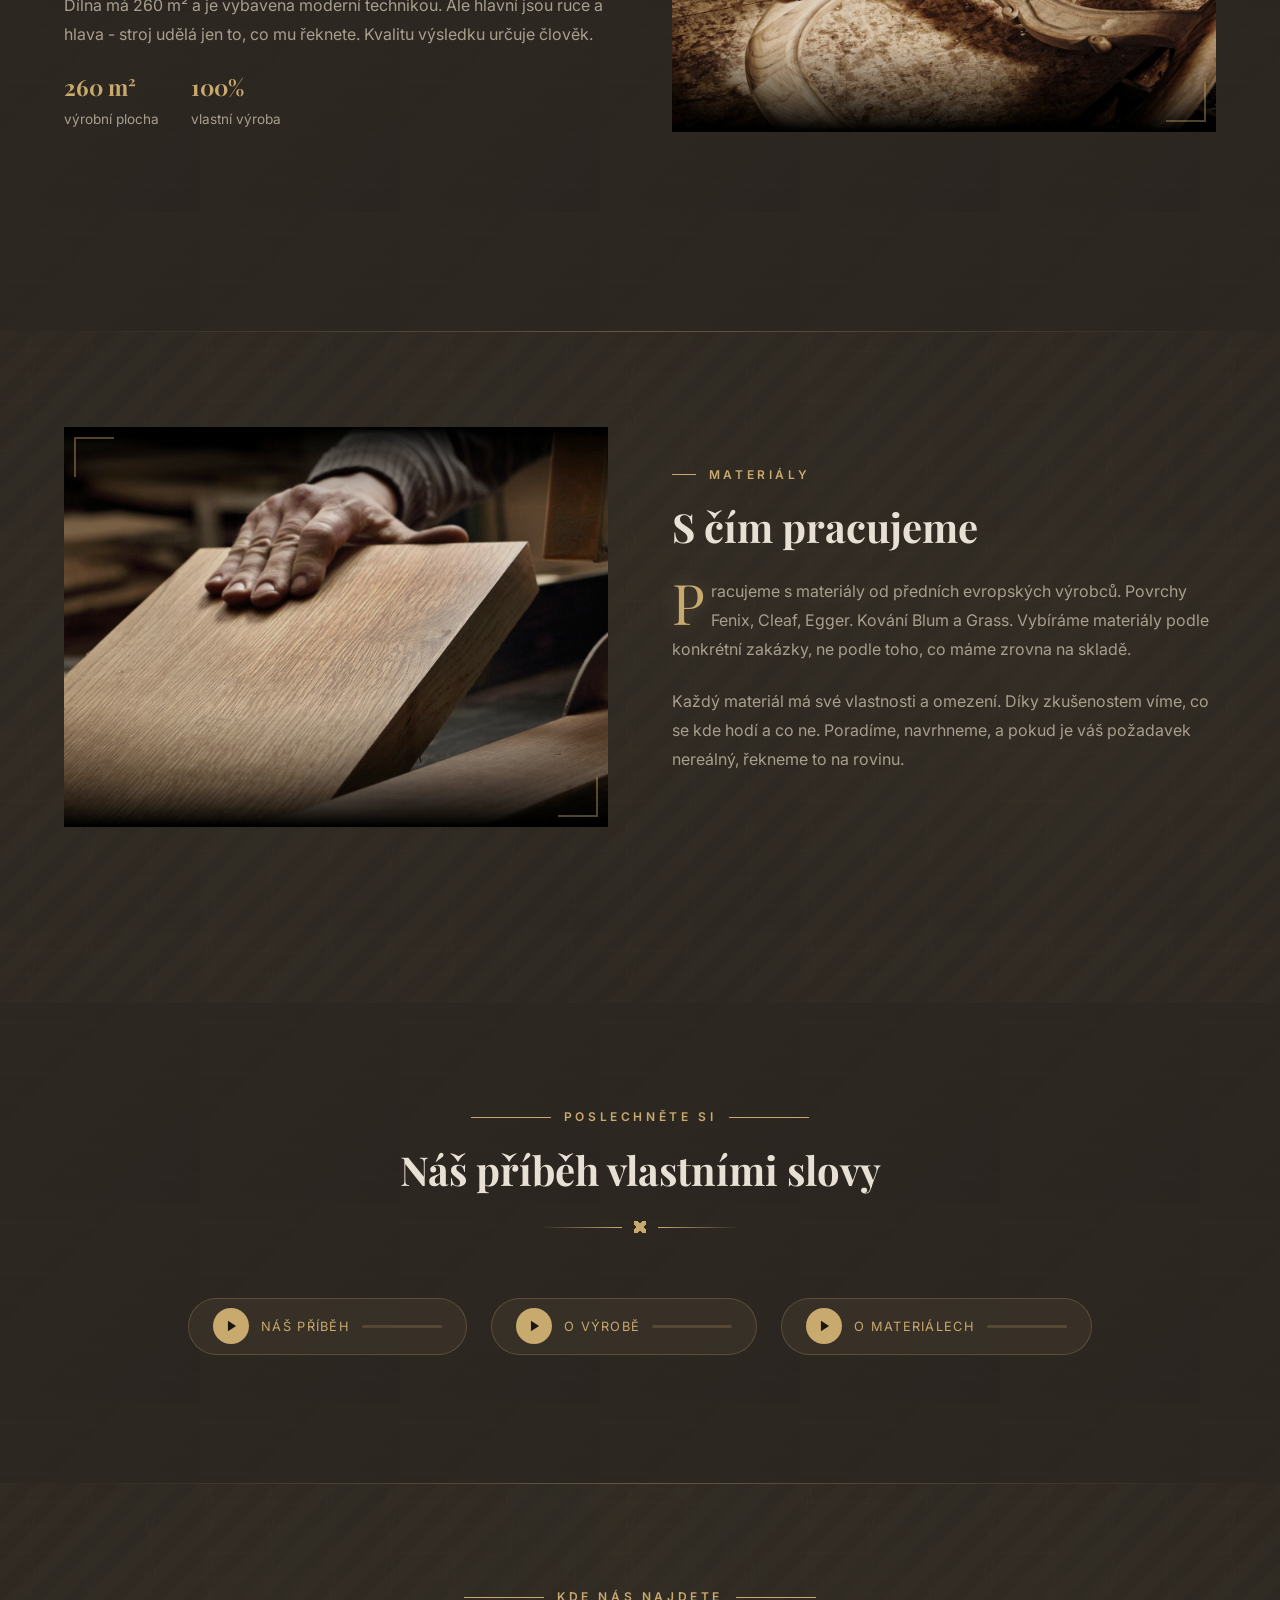
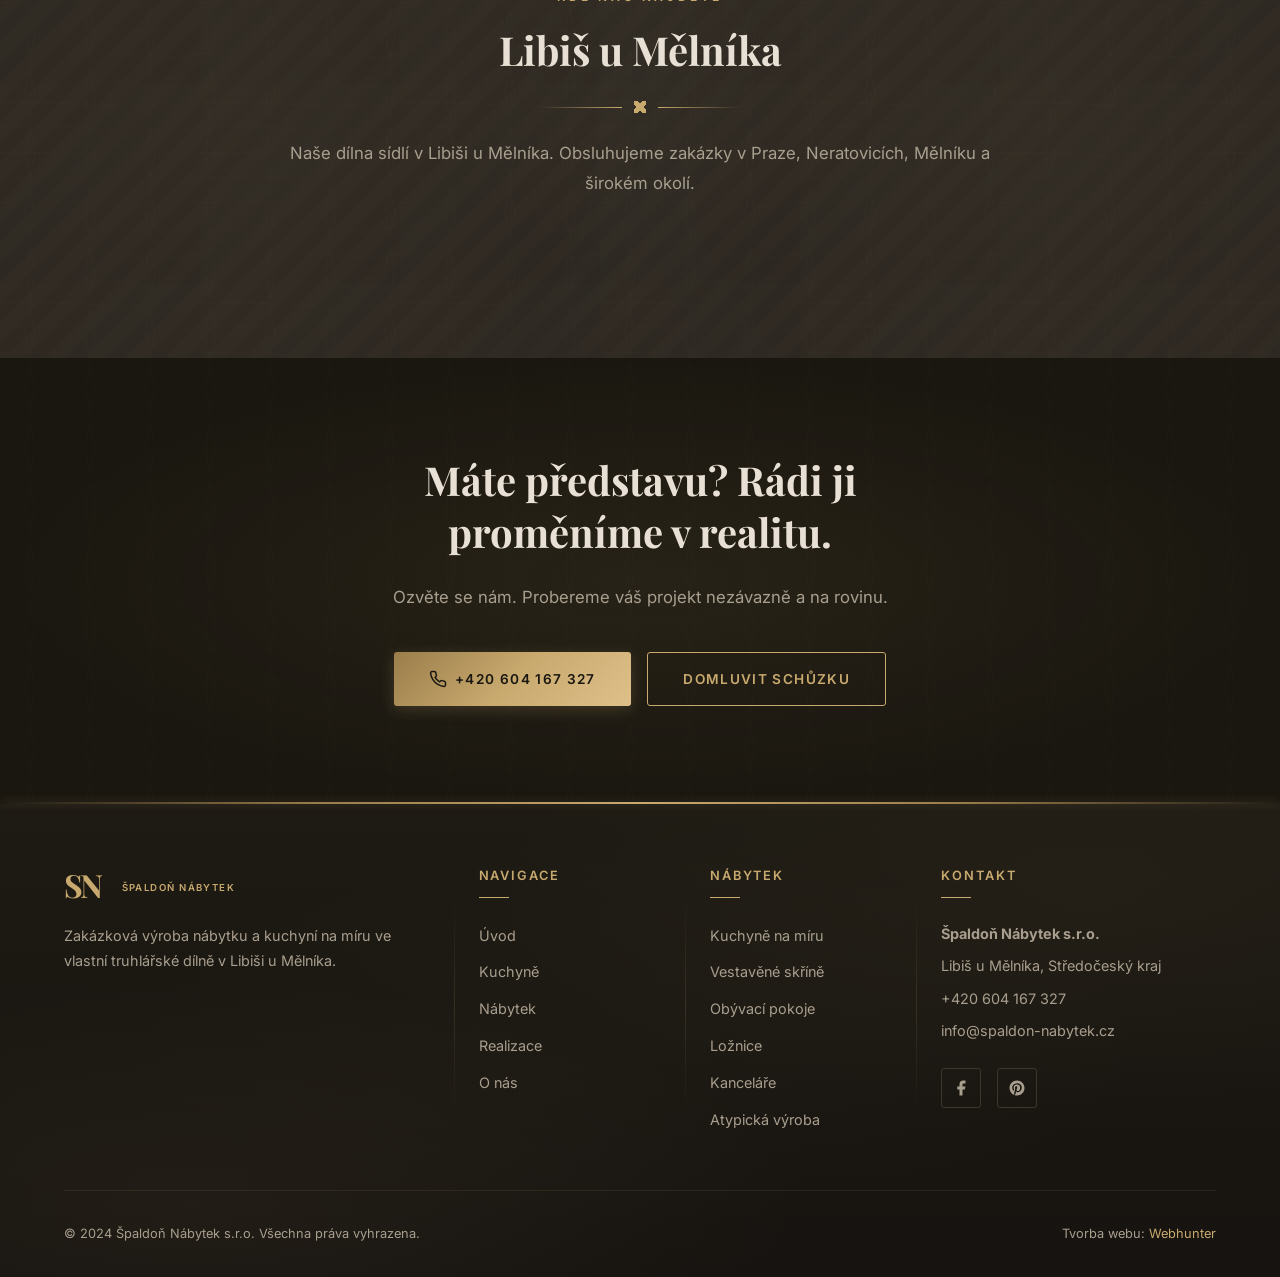
<file: o-nas.html>
<!DOCTYPE html>
<html lang="cs">
<head>
  <meta charset="UTF-8">
  <meta name="viewport" content="width=device-width, initial-scale=1.0">
  <title>O nás | Špaldoň Nábytek | 80 let truhlářského řemesla</title>
  <meta name="description" content="Špaldoň Nábytek - vyučení truhláři s desítkami let zkušeností. Vlastní truhlářská dílna v Libiši. Poctivé řemeslo a moderní výroba.">
  <meta name="robots" content="index, follow">
  <link rel="canonical" href="https://spaldon-nabytek.cz/o-nas.html">

  <meta property="og:title" content="O nás | Špaldoň Nábytek">
  <meta property="og:description" content="Špaldoň Nábytek - vyučení truhláři s desítkami let zkušeností. Vlastní truhlářská dílna v Libiši.">
  <meta property="og:image" content="https://spaldon-nabytek.cz/assets/images/remeslo.jpg">

  <link rel="preconnect" href="https://fonts.googleapis.com">
  <link rel="preconnect" href="https://fonts.gstatic.com" crossorigin>
  <link href="https://fonts.googleapis.com/css2?family=Inter:wght@400;500;600;700&family=Playfair+Display:wght@400;700&display=swap" rel="stylesheet">
  <link rel="stylesheet" href="css/style.css">
  <link rel="preload" as="image" href="assets/images/remeslo.webp" type="image/webp">
</head>
<body>

  <div class="scroll-progress"></div>

  <!-- HEADER -->
  <header class="header">
    <div class="header-inner">
      <a href="index.html" class="logo">
        <div class="logo-monogram">
          <svg viewBox="0 0 60 50" width="48" height="40">
            <text x="0" y="38" font-family="'Playfair Display', Georgia, serif" font-size="40" font-weight="700" fill="#c8a96e" letter-spacing="-4">SN</text>
          </svg>
          <span class="logo-monogram-text">Špaldoň Nábytek</span>
        </div>
      </a>
      <nav class="nav">
        <a href="index.html">Úvod</a>
        <a href="kuchyne.html">Kuchyně</a>
        <a href="nabytek.html">Nábytek</a>
        <a href="realizace.html">Realizace</a>
        <a href="o-nas.html" class="active">O nás</a>
        <a href="kontakt.html">Kontakt</a>
      </nav>
      <button class="nav-toggle" aria-label="Menu"><span></span><span></span><span></span></button>
    </div>
  </header>

  <!-- PAGE HERO -->
  <section class="page-hero">
    <div class="hero-bg" style="background-image: url('assets/images/remeslo.jpg')"></div>
    <div class="hero-overlay"></div>
    <div class="hero-particles">
      <span class="particle"></span>
      <span class="particle"></span>
      <span class="particle"></span>
      <span class="particle"></span>
      <span class="particle"></span>
      <span class="particle"></span>
    </div>
    <div class="page-hero-content">
      <nav class="breadcrumb">
        <a href="index.html">Úvod</a>
        <span class="separator">/</span>
        <span>O nás</span>
      </nav>
      <h1>Špaldoň Nábytek</h1>
      <p>Vyučení truhláři s desítkami let zkušeností. Vlastní dílna v Libiši u Mělníka.</p>

      <div class="audio-player" data-audio="assets/audio/remeslo.mp3" style="margin-top: 2rem;">
        <div class="play-icon">
          <svg class="icon-play" viewBox="0 0 24 24"><polygon points="5,3 19,12 5,21"/></svg>
          <svg class="icon-pause" viewBox="0 0 24 24"><rect x="5" y="3" width="4" height="18"/><rect x="15" y="3" width="4" height="18"/></svg>
        </div>
        <span class="audio-player-text">Poslechněte si</span>
        <div class="audio-progress"><div class="audio-progress-bar"></div></div>
      </div>
    </div>
  </section>

  <!-- 80 LET -->
  <section class="section">
    <div class="container">
      <div class="content-block">
        <div class="content-image fade-in-left">
          <img src="assets/images/remeslo.jpg" alt="Truhlářské řemeslo - Špaldoň Nábytek" loading="lazy">
        </div>
        <div class="content-text fade-in-right">
          <span class="section-label">Příběh</span>
          <h2>80 let zkušeností. A hlavně 80 let dřiny.</h2>
          <p>
            Jsme vyučení řemeslem a celý profesní život jsme strávili u truhlařiny. Za těmi lety nejsou jen čísla. Je za nimi spousta práce, těžkých zakázek a situací, kdy jsme si museli poradit sami.
          </p>
          <p>
            Dnes přesně víme, co si můžeme dovolit, kde můžeme jít na hranici možností a kde je lepší udělat věci jinak. Nejsme firma, která slibí cokoliv. Jsme firma, která ví, co dokáže.
          </p>
        </div>
      </div>
    </div>
  </section>

  <!-- DÍLNA -->
  <section class="section" style="background: var(--color-bg-light);">
    <div class="container">
      <div class="content-block reverse">
        <div class="content-image fade-in-right">
          <img src="assets/images/fotogalerie.jpg" alt="Truhlářská dílna Špaldoň Nábytek v Libiši" loading="lazy">
        </div>
        <div class="content-text fade-in-left">
          <span class="section-label">Dílna</span>
          <h2>Řemeslo máme v rukou. Výrobu máme ve své dílně.</h2>
          <p>
            Nábytek skutečně vyrábíme. Nejsme přeprodejce. Ve vlastní dílně v Libiši řežeme, opracováváme, frézujeme, olepujeme hrany, brousíme a kompletujeme. Každý kus nábytku projde našima rukama.
          </p>
          <p>
            Dílna má 260 m² a je vybavena moderní technikou. Ale hlavní jsou ruce a hlava - stroj udělá jen to, co mu řeknete. Kvalitu výsledku určuje člověk.
          </p>
          <div style="display: flex; gap: 2rem; margin-top: 1.5rem; flex-wrap: wrap;">
            <div>
              <h3 style="color: var(--color-accent); font-size: 1.4rem; margin-bottom: 0.3rem;">260 m²</h3>
              <p style="font-size: 0.85rem; color: var(--color-text-muted);">výrobní plocha</p>
            </div>
            <div>
              <h3 style="color: var(--color-accent); font-size: 1.4rem; margin-bottom: 0.3rem;">100%</h3>
              <p style="font-size: 0.85rem; color: var(--color-text-muted);">vlastní výroba</p>
            </div>
          </div>
        </div>
      </div>
    </div>
  </section>

  <!-- MATERIÁLY -->
  <section class="section">
    <div class="container">
      <div class="content-block">
        <div class="content-image fade-in-left">
          <img src="assets/images/materialy.jpg" alt="Materiály pro výrobu nábytku" loading="lazy">
        </div>
        <div class="content-text fade-in-right">
          <span class="section-label">Materiály</span>
          <h2>S čím pracujeme</h2>
          <p>
            Pracujeme s materiály od předních evropských výrobců. Povrchy Fenix, Cleaf, Egger. Kování Blum a Grass. Vybíráme materiály podle konkrétní zakázky, ne podle toho, co máme zrovna na skladě.
          </p>
          <p>
            Každý materiál má své vlastnosti a omezení. Díky zkušenostem víme, co se kde hodí a co ne. Poradíme, navrhneme, a pokud je váš požadavek nereálný, řekneme to na rovinu.
          </p>
        </div>
      </div>
    </div>
  </section>

  <!-- AUDIO SECTION -->
  <section class="section" style="background: var(--color-bg-light);">
    <div class="container">
      <div class="section-header fade-in">
        <span class="section-label">Poslechněte si</span>
        <h2>Náš příběh vlastními slovy</h2>
        <div class="divider"></div>
      </div>

      <div style="display: flex; flex-wrap: wrap; gap: 1.5rem; justify-content: center;">
        <div class="audio-player fade-in" data-audio="assets/audio/audio.mp3">
          <div class="play-icon">
            <svg class="icon-play" viewBox="0 0 24 24"><polygon points="5,3 19,12 5,21"/></svg>
            <svg class="icon-pause" viewBox="0 0 24 24"><rect x="5" y="3" width="4" height="18"/><rect x="15" y="3" width="4" height="18"/></svg>
          </div>
          <span class="audio-player-text">Náš příběh</span>
          <div class="audio-progress"><div class="audio-progress-bar"></div></div>
        </div>

        <div class="audio-player fade-in" data-audio="assets/audio/vyroba.mp3">
          <div class="play-icon">
            <svg class="icon-play" viewBox="0 0 24 24"><polygon points="5,3 19,12 5,21"/></svg>
            <svg class="icon-pause" viewBox="0 0 24 24"><rect x="5" y="3" width="4" height="18"/><rect x="15" y="3" width="4" height="18"/></svg>
          </div>
          <span class="audio-player-text">O výrobě</span>
          <div class="audio-progress"><div class="audio-progress-bar"></div></div>
        </div>

        <div class="audio-player fade-in" data-audio="assets/audio/materialy.mp3">
          <div class="play-icon">
            <svg class="icon-play" viewBox="0 0 24 24"><polygon points="5,3 19,12 5,21"/></svg>
            <svg class="icon-pause" viewBox="0 0 24 24"><rect x="5" y="3" width="4" height="18"/><rect x="15" y="3" width="4" height="18"/></svg>
          </div>
          <span class="audio-player-text">O materiálech</span>
          <div class="audio-progress"><div class="audio-progress-bar"></div></div>
        </div>
      </div>
    </div>
  </section>

  <!-- LOCATION -->
  <section class="section">
    <div class="container">
      <div class="section-header fade-in">
        <span class="section-label">Kde nás najdete</span>
        <h2>Libiš u Mělníka</h2>
        <div class="divider"></div>
        <p>Naše dílna sídlí v Libiši u Mělníka. Obsluhujeme zakázky v Praze, Neratovicích, Mělníku a širokém okolí.</p>
      </div>
    </div>
  </section>

  <!-- CTA -->
  <section class="cta">
    <div class="cta-bg" style="background-image: url('assets/images/uvod.jpg')"></div>
    <div class="cta-overlay"></div>
    <div class="cta-content">
      <h2>Máte představu? Rádi ji proměníme v realitu.</h2>
      <p>Ozvěte se nám. Probereme váš projekt nezávazně a na rovinu.</p>
      <div class="cta-buttons">
        <a href="tel:+420604167327" class="btn btn-primary">
          <svg width="18" height="18" viewBox="0 0 24 24" fill="none" stroke="currentColor" stroke-width="2"><path d="M22 16.92v3a2 2 0 01-2.18 2 19.79 19.79 0 01-8.63-3.07 19.5 19.5 0 01-6-6 19.79 19.79 0 01-3.07-8.67A2 2 0 014.11 2h3a2 2 0 012 1.72c.127.96.361 1.903.7 2.81a2 2 0 01-.45 2.11L8.09 9.91a16 16 0 006 6l1.27-1.27a2 2 0 012.11-.45c.907.339 1.85.573 2.81.7A2 2 0 0122 16.92z"/></svg>
          +420 604 167 327
        </a>
        <a href="kontakt.html" class="btn btn-outline">Domluvit schůzku</a>
      </div>
    </div>
  </section>

  <!-- FOOTER -->
  <footer class="footer">
    <div class="container">
      <div class="footer-grid">
        <div class="footer-about">
          <a href="index.html" class="logo"><div class="logo-monogram"><svg viewBox="0 0 60 50" width="48" height="40"><text x="0" y="38" font-family="'Playfair Display', Georgia, serif" font-size="40" font-weight="700" fill="#c8a96e" letter-spacing="-4">SN</text></svg><span class="logo-monogram-text">Špaldoň Nábytek</span></div></a>
          <p>Zakázková výroba nábytku a kuchyní na míru ve vlastní truhlářské dílně v Libiši u Mělníka.</p>
        </div>
        <div>
          <h4>Navigace</h4>
          <ul class="footer-links">
            <li><a href="index.html">Úvod</a></li>
            <li><a href="kuchyne.html">Kuchyně</a></li>
            <li><a href="nabytek.html">Nábytek</a></li>
            <li><a href="realizace.html">Realizace</a></li>
            <li><a href="o-nas.html">O nás</a></li>
          </ul>
        </div>
        <div>
          <h4>Nábytek</h4>
          <ul class="footer-links">
            <li><a href="kuchyne.html">Kuchyně na míru</a></li>
            <li><a href="nabytek.html">Vestavěné skříně</a></li>
            <li><a href="nabytek.html">Obývací pokoje</a></li>
            <li><a href="nabytek.html">Ložnice</a></li>
            <li><a href="nabytek.html">Kanceláře</a></li>
            <li><a href="nabytek.html">Atypická výroba</a></li>
          </ul>
        </div>
        <div class="footer-contact">
          <h4>Kontakt</h4>
          <p><strong>Špaldoň Nábytek s.r.o.</strong></p>
          <p>Libiš u Mělníka, Středočeský kraj</p>
          <p><a href="tel:+420604167327">+420 604 167 327</a></p>
          <p><a href="mailto:info@spaldon-nabytek.cz">info@spaldon-nabytek.cz</a></p>
          <div class="footer-social">
            <a href="https://www.facebook.com/Spaldonnabytek/" target="_blank" rel="noopener noreferrer" aria-label="Facebook"><svg viewBox="0 0 24 24"><path d="M18 2h-3a5 5 0 00-5 5v3H7v4h3v8h4v-8h3l1-4h-4V7a1 1 0 011-1h3z"/></svg></a>
            <a href="https://www.pinterest.com/SpaldonNabytek/pins/" target="_blank" rel="noopener noreferrer" aria-label="Pinterest"><svg viewBox="0 0 24 24"><path d="M12 2C6.477 2 2 6.477 2 12c0 4.236 2.636 7.855 6.356 9.312-.088-.791-.167-2.005.035-2.868.182-.78 1.172-4.97 1.172-4.97s-.299-.6-.299-1.486c0-1.39.806-2.428 1.81-2.428.852 0 1.264.64 1.264 1.408 0 .858-.546 2.14-.828 3.33-.236.995.499 1.806 1.48 1.806 1.778 0 3.144-1.874 3.144-4.58 0-2.393-1.72-4.068-4.177-4.068-2.845 0-4.515 2.135-4.515 4.34 0 .859.331 1.781.745 2.281a.3.3 0 01.069.288l-.278 1.133c-.044.183-.145.222-.335.134-1.249-.581-2.03-2.407-2.03-3.874 0-3.154 2.292-6.052 6.608-6.052 3.469 0 6.165 2.473 6.165 5.776 0 3.447-2.173 6.22-5.19 6.22-1.013 0-1.965-.527-2.291-1.148l-.623 2.378c-.226.869-.835 1.958-1.244 2.621.937.29 1.931.446 2.962.446 5.523 0 10-4.477 10-10S17.523 2 12 2z"/></svg></a>
          </div>
        </div>
      </div>
      <div class="footer-bottom">
        <p>&copy; 2024 Špaldoň Nábytek s.r.o. Všechna práva vyhrazena.</p>
        <p>Tvorba webu: <a href="#">Webhunter</a></p>
      </div>
    </div>
  </footer>

  <script src="js/main.js"></script>
</body>
</html>
</file>
<file: css/style.css>
/* ===== RESET & BASE ===== */
*, *::before, *::after {
  box-sizing: border-box;
  margin: 0;
  padding: 0;
}

:root {
  --color-bg: #1a1710;
  --color-bg-light: #2a2520;
  --color-bg-card: #232018;
  --color-text: #e8e0d4;
  --color-text-muted: #a89e8e;
  --color-accent: #c8a96e;
  --color-accent-light: #dfc08a;
  --color-accent-dark: #9a7d4a;
  --color-border: #3d362a;
  --color-overlay: rgba(20, 17, 10, 0.85);
  --font-heading: 'Playfair Display', Georgia, 'Times New Roman', serif;
  --font-body: 'Inter', 'Segoe UI', Tahoma, Geneva, Verdana, sans-serif;
  --max-width: 1200px;
  --transition: 0.4s cubic-bezier(0.25, 0.46, 0.45, 0.94);
  --transition-slow: 0.6s cubic-bezier(0.25, 0.46, 0.45, 0.94);
  --transition-fast: 0.25s cubic-bezier(0.25, 0.46, 0.45, 0.94);
  --scroll-progress: 0;
}

html {
  scroll-behavior: smooth;
  font-size: 16px;
}

body {
  font-family: var(--font-body);
  background-color: var(--color-bg);
  color: var(--color-text);
  line-height: 1.7;
  overflow-x: hidden;
  -webkit-font-smoothing: antialiased;
  position: relative;
}

/* Subtle grain/texture overlay */
body::after {
  content: '';
  position: fixed;
  inset: 0;
  pointer-events: none;
  z-index: 9998;
  opacity: 0.03;
  background-image: url("data:image/svg+xml,%3Csvg viewBox='0 0 256 256' xmlns='http://www.w3.org/2000/svg'%3E%3Cfilter id='noise'%3E%3CfeTurbulence type='fractalNoise' baseFrequency='0.85' numOctaves='4' stitchTiles='stitch'/%3E%3C/filter%3E%3Crect width='100%25' height='100%25' filter='url(%23noise)'/%3E%3C/svg%3E");
  background-repeat: repeat;
  background-size: 256px 256px;
}

/* ===== SCROLL PROGRESS BAR ===== */
.scroll-progress {
  position: fixed;
  top: 0;
  left: 0;
  width: calc(var(--scroll-progress) * 100%);
  height: 3px;
  background: linear-gradient(90deg, var(--color-accent-dark), var(--color-accent), var(--color-accent-light));
  z-index: 10000;
  transition: width 0.1s linear;
  box-shadow: 0 0 10px rgba(200, 169, 110, 0.5), 0 0 5px rgba(200, 169, 110, 0.3);
}

/* ===== KEYFRAME ANIMATIONS ===== */
@keyframes gentleFloat {
  0%, 100% { transform: translateY(0); }
  50% { transform: translateY(-10px); }
}

@keyframes pulseGlow {
  0%, 100% { box-shadow: 0 0 20px rgba(200, 169, 110, 0.1); }
  50% { box-shadow: 0 0 40px rgba(200, 169, 110, 0.3), 0 0 60px rgba(200, 169, 110, 0.1); }
}

@keyframes shimmer {
  0% { background-position: -200% center; }
  100% { background-position: 200% center; }
}

@keyframes sparkle {
  0%, 100% { opacity: 0; transform: scale(0) rotate(0deg); }
  50% { opacity: 1; transform: scale(1) rotate(180deg); }
}

@keyframes sweepLight {
  0% { transform: translateX(-100%) skewX(-15deg); }
  100% { transform: translateX(300%) skewX(-15deg); }
}

@keyframes fadeInGoldLine {
  0% { width: 0; opacity: 0; }
  100% { width: 80px; opacity: 1; }
}

@keyframes rotateSlowly {
  0% { transform: rotate(0deg); }
  100% { transform: rotate(360deg); }
}

@keyframes statPulse {
  0%, 100% { box-shadow: 0 0 0 0 rgba(200, 169, 110, 0.2); }
  50% { box-shadow: 0 0 30px 5px rgba(200, 169, 110, 0.15); }
}

@keyframes scanLine {
  0% { top: -5%; }
  100% { top: 105%; }
}

@keyframes particleDrift1 {
  0% { transform: translate(0, 0) scale(1); opacity: 0; }
  10% { opacity: 1; }
  90% { opacity: 1; }
  100% { transform: translate(100px, -300px) scale(0); opacity: 0; }
}

@keyframes particleDrift2 {
  0% { transform: translate(0, 0) scale(0.5); opacity: 0; }
  15% { opacity: 0.8; }
  85% { opacity: 0.8; }
  100% { transform: translate(-80px, -350px) scale(0); opacity: 0; }
}

@keyframes particleDrift3 {
  0% { transform: translate(0, 0) scale(0.7); opacity: 0; }
  20% { opacity: 0.6; }
  80% { opacity: 0.6; }
  100% { transform: translate(60px, -280px) scale(0); opacity: 0; }
}

@keyframes ornamentSpin {
  0% { transform: translate(-50%, -50%) rotate(0deg); }
  100% { transform: translate(-50%, -50%) rotate(360deg); }
}

/* ===== WOOD GRAIN TEXTURE (SVG-based) ===== */
/* Used as background pattern for sections */

/* ===== DECORATIVE BACKGROUNDS ===== */
/* Subtle art-deco pattern for light sections */
.section[style*="bg-light"],
.section:nth-child(even) {
  position: relative;
}

/* Ornamental corner flourishes */
.ornament-frame {
  position: relative;
}

.ornament-frame::before,
.ornament-frame::after {
  content: '';
  position: absolute;
  width: 60px;
  height: 60px;
  border-color: var(--color-accent);
  border-style: solid;
  opacity: 0.2;
  pointer-events: none;
}

.ornament-frame::before {
  top: -1px;
  left: -1px;
  border-width: 2px 0 0 2px;
}

.ornament-frame::after {
  bottom: -1px;
  right: -1px;
  border-width: 0 2px 2px 0;
}

img {
  max-width: 100%;
  height: auto;
  display: block;
}

a {
  color: var(--color-accent);
  text-decoration: none;
  transition: color var(--transition);
}

a:hover {
  color: var(--color-accent-light);
}

h1, h2, h3, h4 {
  font-family: var(--font-heading);
  font-weight: 700;
  line-height: 1.3;
  color: var(--color-text);
}

h1 { font-size: clamp(2rem, 5vw, 3.5rem); }
h2 { font-size: clamp(1.6rem, 4vw, 2.5rem); }
h3 { font-size: clamp(1.2rem, 3vw, 1.6rem); }

.container {
  width: 100%;
  max-width: var(--max-width);
  margin: 0 auto;
  padding: 0 1.5rem;
}

/* ===== HEADER & NAVIGATION ===== */
.header {
  position: fixed;
  top: 0;
  left: 0;
  right: 0;
  z-index: 1000;
  background: transparent;
  transition: background 0.6s ease, box-shadow 0.6s ease, backdrop-filter 0.6s ease;
}

.header.scrolled {
  background: rgba(26, 23, 16, 0.95);
  box-shadow: 0 2px 30px rgba(0, 0, 0, 0.5);
  backdrop-filter: blur(15px);
  -webkit-backdrop-filter: blur(15px);
}

.header-inner {
  display: flex;
  align-items: center;
  justify-content: space-between;
  padding: 1rem 1.5rem;
  max-width: var(--max-width);
  margin: 0 auto;
}

.logo {
  display: flex;
  align-items: center;
  gap: 0.75rem;
  text-decoration: none;
  color: var(--color-text);
}

.logo-text {
  font-family: var(--font-heading);
  font-size: 1.4rem;
  font-weight: 700;
  letter-spacing: 0.02em;
}

.logo-text span {
  display: block;
  font-size: 0.65rem;
  font-weight: 400;
  letter-spacing: 0.15em;
  text-transform: uppercase;
  color: var(--color-accent);
  margin-top: -2px;
}

.nav {
  display: flex;
  align-items: center;
  gap: 0;
}

.nav a {
  color: var(--color-text);
  font-size: 0.85rem;
  font-weight: 500;
  letter-spacing: 0.05em;
  text-transform: uppercase;
  padding: 0.5rem 1rem;
  position: relative;
  transition: color var(--transition);
}

.nav a::after {
  content: '';
  position: absolute;
  bottom: 0;
  left: 50%;
  transform: translateX(-50%);
  width: 0;
  height: 2px;
  background: var(--color-accent);
  transition: width var(--transition);
}

.nav a:hover,
.nav a.active {
  color: var(--color-accent);
}

.nav a:hover::after,
.nav a.active::after {
  width: 60%;
}

.nav-toggle {
  display: none;
  flex-direction: column;
  gap: 5px;
  background: none;
  border: none;
  cursor: pointer;
  padding: 5px;
  z-index: 1001;
}

.nav-toggle span {
  width: 28px;
  height: 2px;
  background: var(--color-text);
  transition: all var(--transition);
}

.nav-toggle.active span:nth-child(1) {
  transform: rotate(45deg) translate(5px, 5px);
}

.nav-toggle.active span:nth-child(2) {
  opacity: 0;
}

.nav-toggle.active span:nth-child(3) {
  transform: rotate(-45deg) translate(5px, -5px);
}

/* ===== HERO SECTION ===== */
.hero {
  position: relative;
  height: 100vh;
  min-height: 600px;
  display: flex;
  align-items: center;
  justify-content: center;
  text-align: center;
  overflow: hidden;
}

.hero-bg {
  position: absolute;
  inset: -10%;
  background-size: cover;
  background-position: center;
  background-repeat: no-repeat;
  background-attachment: fixed;
  filter: sepia(0.3) brightness(0.5);
  transform: scale(1.05);
  transition: transform 12s cubic-bezier(0.25, 0.46, 0.45, 0.94);
}

.hero:hover .hero-bg {
  transform: scale(1.0);
}

/* Cinematic vignette effect */
.hero-overlay {
  position: absolute;
  inset: 0;
  background:
    radial-gradient(
      ellipse at center,
      transparent 30%,
      rgba(10, 8, 4, 0.4) 60%,
      rgba(10, 8, 4, 0.8) 100%
    ),
    linear-gradient(
      to bottom,
      rgba(26, 23, 16, 0.2) 0%,
      rgba(26, 23, 16, 0.1) 20%,
      rgba(26, 23, 16, 0.3) 50%,
      rgba(26, 23, 16, 0.7) 80%,
      rgba(26, 23, 16, 0.98) 100%
    ),
    url("data:image/svg+xml,%3Csvg width='100' height='100' viewBox='0 0 100 100' xmlns='http://www.w3.org/2000/svg'%3E%3Cpath d='M50 0 L55 45 L100 50 L55 55 L50 100 L45 55 L0 50 L45 45 Z' fill='%23c8a96e' opacity='0.015'/%3E%3C/svg%3E");
  background-size: 100% 100%, 100% 100%, 120px 120px;
}

/* Animated scan line / light sweep effect on hero */
.hero-overlay::before {
  content: '';
  position: absolute;
  top: -5%;
  left: 0;
  width: 100%;
  height: 30%;
  background: linear-gradient(
    to bottom,
    transparent 0%,
    rgba(200, 169, 110, 0.02) 40%,
    rgba(200, 169, 110, 0.04) 50%,
    rgba(200, 169, 110, 0.02) 60%,
    transparent 100%
  );
  animation: scanLine 8s linear infinite;
  pointer-events: none;
}

/* Floating gold particles in hero */
.hero-particles {
  position: absolute;
  inset: 0;
  z-index: 1;
  pointer-events: none;
  overflow: hidden;
}

.hero-particles .particle {
  position: absolute;
  width: 4px;
  height: 4px;
  background: radial-gradient(circle, var(--color-accent) 0%, transparent 70%);
  border-radius: 50%;
}

.hero-particles .particle:nth-child(1) { left: 10%; bottom: 20%; animation: particleDrift1 6s ease-in-out infinite; }
.hero-particles .particle:nth-child(2) { left: 25%; bottom: 10%; animation: particleDrift2 8s ease-in-out 1s infinite; }
.hero-particles .particle:nth-child(3) { left: 40%; bottom: 25%; animation: particleDrift3 7s ease-in-out 0.5s infinite; }
.hero-particles .particle:nth-child(4) { left: 55%; bottom: 15%; animation: particleDrift1 9s ease-in-out 2s infinite; }
.hero-particles .particle:nth-child(5) { left: 70%; bottom: 30%; animation: particleDrift2 6.5s ease-in-out 1.5s infinite; }
.hero-particles .particle:nth-child(6) { left: 85%; bottom: 20%; animation: particleDrift3 8s ease-in-out 3s infinite; }
.hero-particles .particle:nth-child(7) { left: 15%; bottom: 40%; animation: particleDrift1 7.5s ease-in-out 2.5s infinite; }
.hero-particles .particle:nth-child(8) { left: 60%; bottom: 35%; animation: particleDrift2 6s ease-in-out 4s infinite; }
.hero-particles .particle:nth-child(9) { left: 45%; bottom: 5%; animation: particleDrift3 9.5s ease-in-out 0.8s infinite; }
.hero-particles .particle:nth-child(10) { left: 80%; bottom: 10%; animation: particleDrift1 7s ease-in-out 3.5s infinite; }
.hero-particles .particle:nth-child(11) { left: 33%; bottom: 45%; animation: particleDrift2 10s ease-in-out 1.2s infinite; }
.hero-particles .particle:nth-child(12) { left: 92%; bottom: 40%; animation: particleDrift3 8.5s ease-in-out 2.8s infinite; }

/* Hero decorative ornament */
.hero-ornament {
  position: relative;
  display: flex;
  justify-content: center;
  margin-bottom: 1.5rem;
  z-index: 2;
}

.hero-ornament .ornament-diamond {
  width: 12px;
  height: 12px;
  border: 1.5px solid var(--color-accent);
  transform: rotate(45deg);
  opacity: 0.6;
  animation: pulseGlow 4s ease-in-out infinite;
}

.hero-ornament .ornament-line {
  width: 60px;
  height: 1px;
  background: linear-gradient(to var(--dir, right), var(--color-accent), transparent);
  align-self: center;
  margin: 0 1rem;
}

.hero-ornament .ornament-line:first-child { --dir: right; }
.hero-ornament .ornament-line:last-child { --dir: left; }

.hero-content {
  position: relative;
  z-index: 2;
  max-width: 800px;
  padding: 0 2rem;
}

.hero-subtitle {
  font-family: var(--font-body);
  font-size: 0.85rem;
  font-weight: 500;
  letter-spacing: 0.3em;
  text-transform: uppercase;
  color: var(--color-accent);
  margin-bottom: 1.5rem;
  display: flex;
  align-items: center;
  justify-content: center;
  gap: 1.2rem;
}

.hero-subtitle::before,
.hero-subtitle::after {
  content: '';
  width: 40px;
  height: 1px;
  background: linear-gradient(to var(--dir, right), var(--color-accent), transparent);
}

.hero-subtitle::before { --dir: right; }
.hero-subtitle::after { --dir: left; }

.hero h1 {
  margin-bottom: 1.5rem;
  font-size: clamp(2.2rem, 6vw, 4rem);
  text-shadow: 0 2px 40px rgba(0, 0, 0, 0.5), 0 0 80px rgba(200, 169, 110, 0.1);
}

.hero h1::after {
  content: '';
  display: block;
  width: 80px;
  height: 2px;
  background: linear-gradient(to right, transparent, var(--color-accent), transparent);
  margin: 1rem auto 0;
}

.hero-description {
  font-size: 1.1rem;
  color: var(--color-text-muted);
  max-width: 600px;
  margin: 0 auto 2.5rem;
  line-height: 1.8;
}

/* ===== AUDIO PLAYER ===== */
.audio-player {
  display: inline-flex;
  align-items: center;
  gap: 0.75rem;
  background: rgba(200, 169, 110, 0.08);
  border: 1px solid rgba(200, 169, 110, 0.25);
  border-radius: 50px;
  padding: 0.6rem 1.5rem;
  cursor: pointer;
  transition: all var(--transition);
  margin-bottom: 2rem;
  backdrop-filter: blur(10px);
}

.audio-player:hover {
  background: rgba(200, 169, 110, 0.15);
  border-color: var(--color-accent);
  box-shadow: 0 0 20px rgba(200, 169, 110, 0.15);
}

.audio-player .play-icon {
  width: 36px;
  height: 36px;
  border-radius: 50%;
  background: var(--color-accent);
  display: flex;
  align-items: center;
  justify-content: center;
  flex-shrink: 0;
  transition: background var(--transition), box-shadow var(--transition);
}

.audio-player:hover .play-icon {
  background: var(--color-accent-light);
  box-shadow: 0 0 15px rgba(200, 169, 110, 0.4);
}

.audio-player .play-icon svg {
  width: 14px;
  height: 14px;
  fill: var(--color-bg);
  margin-left: 2px;
}

.audio-player.playing .play-icon svg.icon-play {
  display: none;
}

.audio-player .play-icon svg.icon-pause {
  display: none;
  margin-left: 0;
}

.audio-player.playing .play-icon svg.icon-pause {
  display: block;
}

.audio-player-text {
  font-size: 0.8rem;
  letter-spacing: 0.1em;
  text-transform: uppercase;
  color: var(--color-accent);
}

.audio-progress {
  width: 80px;
  height: 3px;
  background: rgba(200, 169, 110, 0.2);
  border-radius: 2px;
  overflow: hidden;
}

.audio-progress-bar {
  height: 100%;
  width: 0%;
  background: var(--color-accent);
  border-radius: 2px;
  transition: width 0.1s linear;
}

/* ===== BUTTONS ===== */
.btn {
  display: inline-flex;
  align-items: center;
  gap: 0.5rem;
  padding: 0.9rem 2.2rem;
  font-family: var(--font-body);
  font-size: 0.85rem;
  font-weight: 600;
  letter-spacing: 0.1em;
  text-transform: uppercase;
  border: none;
  border-radius: 3px;
  cursor: pointer;
  transition: all var(--transition);
  text-decoration: none;
  position: relative;
  overflow: hidden;
}

.btn-primary {
  background: linear-gradient(135deg, var(--color-accent-dark), var(--color-accent), var(--color-accent-light));
  color: var(--color-bg);
  box-shadow: 0 4px 15px rgba(200, 169, 110, 0.2);
}

/* Animated shimmer on primary buttons */
.btn-primary::before {
  content: '';
  position: absolute;
  top: 0;
  left: -100%;
  width: 60%;
  height: 100%;
  background: linear-gradient(
    90deg,
    transparent,
    rgba(255, 255, 255, 0.25),
    transparent
  );
  transition: none;
  animation: shimmer 4s ease-in-out infinite;
}

.btn-primary:hover {
  background: linear-gradient(135deg, var(--color-accent), var(--color-accent-light), #efd4a0);
  color: var(--color-bg);
  transform: translateY(-2px);
  box-shadow: 0 8px 30px rgba(200, 169, 110, 0.4), 0 0 20px rgba(200, 169, 110, 0.2);
}

.btn-outline {
  background: transparent;
  color: var(--color-accent);
  border: 1px solid var(--color-accent);
}

.btn-outline::before {
  content: '';
  position: absolute;
  top: 0;
  left: 0;
  width: 0;
  height: 100%;
  background: var(--color-accent);
  transition: width 0.4s ease;
  z-index: -1;
}

.btn-outline:hover {
  color: var(--color-bg);
  transform: translateY(-2px);
  box-shadow: 0 8px 25px rgba(200, 169, 110, 0.25);
}

.btn-outline:hover::before {
  width: 100%;
}

/* ===== SECTIONS ===== */
.section {
  padding: 6rem 0;
  position: relative;
  overflow: hidden;
}

/* Wood grain texture for all sections (using layered SVG) */
.section::before {
  content: '';
  position: absolute;
  inset: 0;
  background-image:
    url("data:image/svg+xml,%3Csvg width='200' height='200' viewBox='0 0 200 200' xmlns='http://www.w3.org/2000/svg'%3E%3Cdefs%3E%3ClinearGradient id='g1' x1='0%25' y1='0%25' x2='100%25' y2='100%25'%3E%3Cstop offset='0%25' stop-color='%23c8a96e' stop-opacity='0.02'/%3E%3Cstop offset='100%25' stop-color='%23c8a96e' stop-opacity='0'/%3E%3C/linearGradient%3E%3C/defs%3E%3Cpath d='M0 20 Q50 18 100 22 T200 20' fill='none' stroke='%23c8a96e' stroke-width='0.4' opacity='0.04'/%3E%3Cpath d='M0 45 Q60 42 120 47 T200 44' fill='none' stroke='%23c8a96e' stroke-width='0.3' opacity='0.03'/%3E%3Cpath d='M0 70 Q40 68 80 72 T200 69' fill='none' stroke='%23c8a96e' stroke-width='0.4' opacity='0.04'/%3E%3Cpath d='M0 95 Q70 92 140 97 T200 94' fill='none' stroke='%23c8a96e' stroke-width='0.3' opacity='0.03'/%3E%3Cpath d='M0 120 Q55 117 110 122 T200 119' fill='none' stroke='%23c8a96e' stroke-width='0.4' opacity='0.04'/%3E%3Cpath d='M0 145 Q45 143 90 147 T200 144' fill='none' stroke='%23c8a96e' stroke-width='0.3' opacity='0.03'/%3E%3Cpath d='M0 170 Q65 167 130 172 T200 169' fill='none' stroke='%23c8a96e' stroke-width='0.4' opacity='0.04'/%3E%3Cpath d='M0 195 Q35 193 70 197 T200 194' fill='none' stroke='%23c8a96e' stroke-width='0.3' opacity='0.03'/%3E%3Crect width='200' height='200' fill='url(%23g1)'/%3E%3C/svg%3E");
  background-size: 200px 200px;
  pointer-events: none;
  z-index: 0;
}

/* Decorative corner ornaments on sections */
.section > .container {
  position: relative;
  z-index: 1;
}

/* Decorative pattern for alternating sections */
.section:nth-of-type(even) {
  background-color: var(--color-bg-light);
  background-image:
    radial-gradient(circle at 20% 50%, rgba(200, 169, 110, 0.04) 0%, transparent 50%),
    radial-gradient(circle at 80% 50%, rgba(200, 169, 110, 0.04) 0%, transparent 50%),
    radial-gradient(circle at 50% 20%, rgba(200, 169, 110, 0.02) 0%, transparent 40%),
    linear-gradient(135deg, rgba(200, 169, 110, 0.01) 25%, transparent 25%, transparent 50%, rgba(200, 169, 110, 0.01) 50%, rgba(200, 169, 110, 0.01) 75%, transparent 75%),
    url("data:image/svg+xml,%3Csvg width='60' height='60' viewBox='0 0 60 60' xmlns='http://www.w3.org/2000/svg'%3E%3Cpath d='M30 5 L35 30 L30 55 L25 30 Z' fill='none' stroke='%23c8a96e' stroke-width='0.3' opacity='0.06'/%3E%3C/svg%3E");
  background-size: 100% 100%, 100% 100%, 100% 100%, 40px 40px, 60px 60px;
}

/* Decorative top/bottom borders with fade */
.section:nth-of-type(even)::after {
  content: '';
  position: absolute;
  top: 0;
  left: 5%;
  right: 5%;
  height: 1px;
  background: linear-gradient(to right, transparent, rgba(200, 169, 110, 0.35), transparent);
  z-index: 1;
}

/* Section reveal gold accent line */
.section-gold-line {
  position: absolute;
  bottom: 0;
  left: 5%;
  right: 5%;
  height: 1px;
  background: linear-gradient(to right, transparent, rgba(200, 169, 110, 0.35), transparent);
  z-index: 1;
}

/* Section reveal animation: animated gold line */
.section.visible .section-header .divider::before,
.section.visible .section-header .divider::after {
  animation: fadeInGoldLine 1s ease forwards;
}

.section-header {
  text-align: center;
  max-width: 700px;
  margin: 0 auto 4rem;
}

.section-label {
  font-size: 0.75rem;
  font-weight: 600;
  letter-spacing: 0.3em;
  text-transform: uppercase;
  color: var(--color-accent);
  margin-bottom: 1rem;
  display: inline-flex;
  align-items: center;
  gap: 0.8rem;
}

.section-label::before {
  content: '';
  width: 24px;
  height: 1px;
  background: var(--color-accent);
}

.section-header .section-label {
  justify-content: center;
}

.section-header .section-label::after {
  content: '';
  width: 24px;
  height: 1px;
  background: var(--color-accent);
}

.section-header h2 {
  margin-bottom: 1.5rem;
}

.section-header p {
  color: var(--color-text-muted);
  font-size: 1.05rem;
  line-height: 1.8;
}

/* Decorative diamond separator - enhanced with dual lines */
.divider {
  width: 200px;
  height: 14px;
  margin: 1.5rem auto;
  position: relative;
  display: block;
  background: transparent;
}

.divider::before {
  content: '';
  position: absolute;
  left: 0;
  top: 50%;
  width: calc(50% - 18px);
  height: 1px;
  background: linear-gradient(to right, transparent, var(--color-accent));
}

.divider::after {
  content: '';
  position: absolute;
  right: 0;
  top: 50%;
  width: calc(50% - 18px);
  height: 1px;
  background: linear-gradient(to left, transparent, var(--color-accent));
}

/* Diamond center dot */
.divider {
  background:
    linear-gradient(45deg, transparent 35%, var(--color-accent) 35%, var(--color-accent) 65%, transparent 65%),
    linear-gradient(-45deg, transparent 35%, var(--color-accent) 35%, var(--color-accent) 65%, transparent 65%);
  background-size: 12px 12px;
  background-position: center;
  background-repeat: no-repeat;
}

/* ===== DROP CAP / INITIAL LETTER STYLING ===== */
.about-content > p:first-of-type::first-letter,
.content-text > p:first-of-type::first-letter {
  font-family: var(--font-heading);
  font-size: 3.5em;
  float: left;
  line-height: 0.8;
  margin-right: 0.1em;
  margin-top: 0.05em;
  color: var(--color-accent);
  text-shadow: 0 0 20px rgba(200, 169, 110, 0.3);
}

/* ===== ABOUT / INTRO SECTION ===== */
.about-grid {
  display: grid;
  grid-template-columns: 1fr 1fr;
  gap: 4rem;
  align-items: center;
}

.about-image {
  position: relative;
  overflow: hidden;
}

.about-image img {
  width: 100%;
  height: 450px;
  object-fit: cover;
  filter: sepia(0.2) brightness(0.9);
  transition: filter 0.8s ease, transform 1s cubic-bezier(0.25, 0.46, 0.45, 0.94);
}

.about-image:hover img {
  filter: sepia(0.1) brightness(1);
  transform: scale(1.03);
}

.about-image::before {
  content: '';
  position: absolute;
  top: 10px;
  left: 10px;
  width: 50px;
  height: 50px;
  border-top: 2px solid var(--color-accent);
  border-left: 2px solid var(--color-accent);
  pointer-events: none;
  opacity: 0.5;
  z-index: 3;
  transition: all 0.4s ease;
}

.about-image:hover::before {
  width: 70px;
  height: 70px;
  opacity: 0.8;
}

.about-image::after {
  content: '';
  position: absolute;
  bottom: 10px;
  right: 10px;
  width: 50px;
  height: 50px;
  border-bottom: 2px solid var(--color-accent);
  border-right: 2px solid var(--color-accent);
  pointer-events: none;
  opacity: 0.5;
  z-index: 3;
  transition: all 0.4s ease;
}

.about-image:hover::after {
  width: 70px;
  height: 70px;
  opacity: 0.8;
}

.about-content h2 {
  margin-bottom: 1.5rem;
}

.about-content p {
  color: var(--color-text-muted);
  margin-bottom: 1.5rem;
  line-height: 1.8;
}

/* ===== SERVICES GRID - Glassmorphism ===== */
.services-grid {
  display: grid;
  grid-template-columns: repeat(auto-fit, minmax(280px, 1fr));
  gap: 2rem;
}

.service-card {
  position: relative;
  overflow: hidden;
  height: 400px;
  display: flex;
  align-items: flex-end;
  text-decoration: none;
  color: var(--color-text);
  transition: transform 0.5s cubic-bezier(0.25, 0.46, 0.45, 0.94), box-shadow 0.5s cubic-bezier(0.25, 0.46, 0.45, 0.94);
  border-radius: 4px;
}

.service-card:hover {
  transform: translateY(-6px);
  box-shadow:
    0 25px 50px rgba(0, 0, 0, 0.4),
    0 0 40px rgba(200, 169, 110, 0.1);
}

.service-card::after {
  content: '';
  position: absolute;
  bottom: 0;
  left: 0;
  right: 0;
  height: 3px;
  background: linear-gradient(90deg, var(--color-accent-dark), var(--color-accent), var(--color-accent-light));
  transform: scaleX(0);
  transition: transform 0.4s ease;
  z-index: 3;
}

.service-card:hover::after {
  transform: scaleX(1);
}

.service-card-bg {
  position: absolute;
  inset: 0;
  background-size: cover;
  background-position: center;
  filter: sepia(0.3) brightness(0.4);
  transition: filter 0.8s ease, transform 1.2s cubic-bezier(0.25, 0.46, 0.45, 0.94);
}

.service-card:hover .service-card-bg {
  filter: sepia(0.1) brightness(0.5);
  transform: scale(1.05);
}

.service-card-content {
  position: relative;
  z-index: 2;
  padding: 2rem;
  width: 100%;
  background: linear-gradient(to top, rgba(26, 23, 16, 0.95) 0%, rgba(26, 23, 16, 0.6) 60%, transparent 100%);
  backdrop-filter: blur(3px);
}

.service-card-content h3 {
  margin-bottom: 0.5rem;
  font-size: 1.4rem;
}

.service-card-content h3::before {
  content: '';
  display: block;
  width: 30px;
  height: 2px;
  background: var(--color-accent);
  margin-bottom: 0.6rem;
  transition: width 0.4s ease;
}

.service-card:hover .service-card-content h3::before {
  width: 50px;
}

.service-card-content p {
  font-size: 0.9rem;
  color: var(--color-text-muted);
  line-height: 1.6;
}

.service-card-link {
  display: inline-flex;
  align-items: center;
  gap: 0.5rem;
  margin-top: 1rem;
  font-size: 0.8rem;
  font-weight: 600;
  letter-spacing: 0.1em;
  text-transform: uppercase;
  color: var(--color-accent);
  transition: gap var(--transition);
}

.service-card:hover .service-card-link {
  gap: 0.8rem;
}

/* ===== GALLERY GRID ===== */
.gallery-categories {
  display: flex;
  flex-wrap: wrap;
  justify-content: center;
  gap: 0.5rem;
  margin-bottom: 3rem;
}

.gallery-cat-btn {
  padding: 0.6rem 1.5rem;
  font-family: var(--font-body);
  font-size: 0.8rem;
  font-weight: 500;
  letter-spacing: 0.05em;
  text-transform: uppercase;
  background: transparent;
  color: var(--color-text-muted);
  border: 1px solid var(--color-border);
  border-radius: 3px;
  cursor: pointer;
  transition: all var(--transition);
}

.gallery-cat-btn:hover,
.gallery-cat-btn.active {
  background: var(--color-accent);
  color: var(--color-bg);
  border-color: var(--color-accent);
  box-shadow: 0 0 15px rgba(200, 169, 110, 0.2);
}

.gallery-grid {
  display: grid;
  grid-template-columns: repeat(auto-fill, minmax(300px, 1fr));
  gap: 1.5rem;
}

.gallery-item {
  position: relative;
  overflow: hidden;
  aspect-ratio: 4/3;
  cursor: pointer;
  border-radius: 3px;
}

.gallery-item img {
  width: 100%;
  height: 100%;
  object-fit: cover;
  filter: sepia(0.15) brightness(0.85);
  transition: filter 0.8s ease, transform 1.2s cubic-bezier(0.25, 0.46, 0.45, 0.94);
}

.gallery-item:hover img {
  filter: sepia(0) brightness(1);
  transform: scale(1.06);
}

/* Overlay slide-up effect */
.gallery-item-overlay {
  position: absolute;
  inset: 0;
  background: linear-gradient(to top, rgba(20, 17, 10, 0.95) 0%, rgba(20, 17, 10, 0.5) 40%, transparent 100%);
  display: flex;
  align-items: flex-end;
  justify-content: center;
  padding-bottom: 2rem;
  transform: translateY(100%);
  transition: transform 0.6s cubic-bezier(0.22, 0.61, 0.36, 1);
}

.gallery-item:hover .gallery-item-overlay {
  transform: translateY(0);
}

.gallery-item-overlay span {
  font-family: var(--font-heading);
  font-size: 1.1rem;
  color: var(--color-accent);
  letter-spacing: 0.05em;
  position: relative;
}

.gallery-item-overlay span::before {
  content: '';
  display: block;
  width: 30px;
  height: 2px;
  background: var(--color-accent);
  margin: 0 auto 0.5rem;
}

/* Gallery item gold accent line at bottom */
.gallery-item::after {
  content: '';
  position: absolute;
  bottom: 0;
  left: 0;
  right: 0;
  height: 2px;
  background: var(--color-accent);
  transform: scaleX(0);
  transition: transform 0.4s ease;
  z-index: 3;
}

.gallery-item:hover::after {
  transform: scaleX(1);
}

/* ===== STATS ===== */
.stats {
  background-color: var(--color-bg-light);
  background-image:
    radial-gradient(ellipse at 50% 0%, rgba(200, 169, 110, 0.1) 0%, transparent 60%),
    radial-gradient(ellipse at 50% 100%, rgba(200, 169, 110, 0.06) 0%, transparent 50%),
    url("data:image/svg+xml,%3Csvg width='80' height='80' viewBox='0 0 80 80' xmlns='http://www.w3.org/2000/svg'%3E%3Ccircle cx='40' cy='40' r='1.5' fill='%23c8a96e' opacity='0.08'/%3E%3C/svg%3E");
  background-size: 100% 100%, 100% 100%, 80px 80px;
  border-top: 1px solid var(--color-border);
  border-bottom: 1px solid var(--color-border);
  position: relative;
  overflow: hidden;
}

.stats::before,
.stats::after {
  content: '';
  position: absolute;
  top: 50%;
  transform: translateY(-50%) rotate(45deg);
  width: 200px;
  height: 200px;
  border: 1px solid rgba(200, 169, 110, 0.08);
  pointer-events: none;
}

.stats::before { left: -100px; }
.stats::after { right: -100px; }

.stats-grid {
  display: grid;
  grid-template-columns: repeat(4, 1fr);
  gap: 2rem;
  text-align: center;
}

.stat-item {
  padding: 2rem 1rem;
  position: relative;
}

/* Circular decorative border around stat */
.stat-item-inner {
  position: relative;
  display: inline-block;
}

.stat-item-inner::before {
  content: '';
  position: absolute;
  top: 50%;
  left: 50%;
  transform: translate(-50%, -50%);
  width: 90px;
  height: 90px;
  border-radius: 50%;
  border: 1px solid rgba(200, 169, 110, 0.2);
  animation: statPulse 3s ease-in-out infinite;
  pointer-events: none;
}

.stat-item-inner::after {
  content: '';
  position: absolute;
  top: 50%;
  left: 50%;
  transform: translate(-50%, -50%);
  width: 110px;
  height: 110px;
  border-radius: 50%;
  border: 1px solid rgba(200, 169, 110, 0.08);
  pointer-events: none;
}

.stat-item::after {
  content: '';
  position: absolute;
  right: 0;
  top: 20%;
  height: 60%;
  width: 1px;
  background: linear-gradient(to bottom, transparent, var(--color-border), transparent);
}

.stat-item:last-child::after {
  display: none;
}

.stat-item h3 {
  font-size: 2.8rem;
  color: var(--color-accent);
  margin-bottom: 0.5rem;
  font-weight: 700;
  letter-spacing: -0.02em;
  text-shadow: 0 0 30px rgba(200, 169, 110, 0.2);
}

.stat-item p {
  font-size: 0.85rem;
  color: var(--color-text-muted);
  text-transform: uppercase;
  letter-spacing: 0.1em;
}

/* Counter animation styling */
.counter {
  display: inline;
}

/* ===== CTA SECTION ===== */
.cta {
  position: relative;
  padding: 6rem 0;
  text-align: center;
  overflow: hidden;
}

.cta-bg {
  position: absolute;
  inset: -10%;
  background-size: cover;
  background-position: center;
  background-attachment: fixed;
  filter: sepia(0.4) brightness(0.3);
}

.cta-overlay {
  position: absolute;
  inset: 0;
  background:
    radial-gradient(ellipse at center, rgba(200, 169, 110, 0.08) 0%, transparent 70%),
    url("data:image/svg+xml,%3Csvg width='60' height='60' viewBox='0 0 60 60' xmlns='http://www.w3.org/2000/svg'%3E%3Cpath d='M30 5 L35 30 L30 55 L25 30 Z' fill='none' stroke='%23c8a96e' stroke-width='0.3' opacity='0.05'/%3E%3C/svg%3E"),
    linear-gradient(rgba(26, 23, 16, 0.85), rgba(26, 23, 16, 0.85));
  background-size: 100% 100%, 60px 60px, 100% 100%;
}

.cta-content {
  position: relative;
  z-index: 2;
  max-width: 600px;
  margin: 0 auto;
}

.cta-content h2 {
  margin-bottom: 1.5rem;
}

.cta-content p {
  color: var(--color-text-muted);
  margin-bottom: 2.5rem;
  font-size: 1.05rem;
  line-height: 1.8;
}

.cta-buttons {
  display: flex;
  gap: 1rem;
  justify-content: center;
  flex-wrap: wrap;
}

/* ===== PAGE HERO (subpages) ===== */
.page-hero {
  position: relative;
  height: 60vh;
  min-height: 400px;
  display: flex;
  align-items: center;
  justify-content: center;
  text-align: center;
  overflow: hidden;
}

.page-hero .hero-bg {
  filter: sepia(0.3) brightness(0.35);
  inset: -10%;
  background-attachment: fixed;
}

.page-hero .hero-overlay {
  background:
    radial-gradient(
      ellipse at center,
      transparent 30%,
      rgba(10, 8, 4, 0.4) 60%,
      rgba(10, 8, 4, 0.7) 100%
    ),
    linear-gradient(
      to bottom,
      rgba(26, 23, 16, 0.4) 0%,
      rgba(26, 23, 16, 0.7) 70%,
      rgba(26, 23, 16, 1) 100%
    ),
    url("data:image/svg+xml,%3Csvg width='100' height='100' viewBox='0 0 100 100' xmlns='http://www.w3.org/2000/svg'%3E%3Cpath d='M50 0 L55 45 L100 50 L55 55 L50 100 L45 55 L0 50 L45 45 Z' fill='%23c8a96e' opacity='0.012'/%3E%3C/svg%3E");
  background-size: 100% 100%, 100% 100%, 100px 100px;
}

/* Scan line for page hero too */
.page-hero .hero-overlay::before {
  content: '';
  position: absolute;
  top: -5%;
  left: 0;
  width: 100%;
  height: 30%;
  background: linear-gradient(
    to bottom,
    transparent 0%,
    rgba(200, 169, 110, 0.02) 40%,
    rgba(200, 169, 110, 0.04) 50%,
    rgba(200, 169, 110, 0.02) 60%,
    transparent 100%
  );
  animation: scanLine 8s linear infinite;
  pointer-events: none;
}

.page-hero-content h1 {
  text-shadow: 0 2px 40px rgba(0, 0, 0, 0.5);
}

.page-hero-content h1::after {
  content: '';
  display: block;
  width: 60px;
  height: 2px;
  background: linear-gradient(to right, transparent, var(--color-accent), transparent);
  margin: 0.8rem auto 0;
}

.page-hero-content {
  position: relative;
  z-index: 2;
}

.page-hero-content h1 {
  margin-bottom: 1rem;
}

.page-hero-content p {
  color: var(--color-text-muted);
  font-size: 1.1rem;
  max-width: 600px;
  margin: 0 auto;
}

.breadcrumb {
  margin-bottom: 1.5rem;
  font-size: 0.8rem;
  color: var(--color-text-muted);
}

.breadcrumb a {
  color: var(--color-text-muted);
}

.breadcrumb a:hover {
  color: var(--color-accent);
}

.breadcrumb .separator {
  margin: 0 0.5rem;
  color: var(--color-accent);
}

/* ===== CONTENT SECTIONS ===== */
.content-block {
  display: grid;
  grid-template-columns: 1fr 1fr;
  gap: 4rem;
  align-items: center;
  margin-bottom: 5rem;
}

.content-block.reverse {
  direction: rtl;
}

.content-block.reverse > * {
  direction: ltr;
}

.content-image {
  position: relative;
  overflow: hidden;
}

.content-image::before {
  content: '';
  position: absolute;
  top: 10px;
  left: 10px;
  width: 40px;
  height: 40px;
  border-top: 2px solid var(--color-accent);
  border-left: 2px solid var(--color-accent);
  pointer-events: none;
  opacity: 0.4;
  z-index: 3;
  transition: all 0.4s ease;
}

.content-image:hover::before {
  width: 60px;
  height: 60px;
  opacity: 0.7;
}

.content-image::after {
  content: '';
  position: absolute;
  bottom: 10px;
  right: 10px;
  width: 40px;
  height: 40px;
  border-bottom: 2px solid var(--color-accent);
  border-right: 2px solid var(--color-accent);
  pointer-events: none;
  opacity: 0.4;
  z-index: 3;
  transition: all 0.4s ease;
}

.content-image:hover::after {
  width: 60px;
  height: 60px;
  opacity: 0.7;
}

.content-image img {
  width: 100%;
  height: 400px;
  object-fit: cover;
  filter: sepia(0.2) brightness(0.85);
  transition: filter 0.8s ease, transform 1.2s cubic-bezier(0.25, 0.46, 0.45, 0.94);
}

.content-image:hover img {
  filter: sepia(0.1) brightness(0.95);
  transform: scale(1.03);
}

/* Depth inner shadow on content images */
.content-image {
  box-shadow: inset 0 0 30px rgba(0, 0, 0, 0.3);
}

.content-text h2 {
  margin-bottom: 1.5rem;
}

.content-text h3 {
  color: var(--color-accent);
  margin-bottom: 1rem;
}

.content-text p {
  color: var(--color-text-muted);
  margin-bottom: 1.5rem;
  line-height: 1.8;
}

.content-text ul {
  list-style: none;
  margin-bottom: 1.5rem;
}

.content-text ul li {
  padding: 0.4rem 0;
  padding-left: 1.5rem;
  position: relative;
  color: var(--color-text-muted);
}

.content-text ul li::before {
  content: '';
  position: absolute;
  left: 0;
  top: 50%;
  transform: translateY(-50%) rotate(45deg);
  width: 6px;
  height: 6px;
  border: 1px solid var(--color-accent);
  background: transparent;
}

/* ===== CONTACT ===== */
.contact-grid {
  display: grid;
  grid-template-columns: 1fr 1fr;
  gap: 4rem;
}

.contact-info-item {
  display: flex;
  gap: 1rem;
  margin-bottom: 2rem;
}

.contact-info-item .icon {
  width: 48px;
  height: 48px;
  border: 1px solid var(--color-border);
  border-radius: 3px;
  display: flex;
  align-items: center;
  justify-content: center;
  flex-shrink: 0;
  transition: all var(--transition);
}

.contact-info-item:hover .icon {
  border-color: var(--color-accent);
  box-shadow: 0 0 15px rgba(200, 169, 110, 0.15);
}

.contact-info-item .icon svg {
  width: 20px;
  height: 20px;
  stroke: var(--color-accent);
  fill: none;
  stroke-width: 2;
}

.contact-info-item h4 {
  font-size: 0.8rem;
  font-weight: 600;
  letter-spacing: 0.1em;
  text-transform: uppercase;
  color: var(--color-accent);
  margin-bottom: 0.3rem;
}

.contact-info-item p,
.contact-info-item a {
  color: var(--color-text-muted);
  font-size: 1rem;
}

.contact-form {
  display: flex;
  flex-direction: column;
  gap: 1.2rem;
}

.form-group {
  display: flex;
  flex-direction: column;
  gap: 0.4rem;
}

.form-group label {
  font-size: 0.8rem;
  font-weight: 500;
  letter-spacing: 0.05em;
  text-transform: uppercase;
  color: var(--color-text-muted);
}

.form-group input,
.form-group textarea,
.form-group select {
  padding: 0.9rem 1rem;
  background: rgba(42, 37, 32, 0.8);
  border: 1px solid var(--color-border);
  border-radius: 3px;
  color: var(--color-text);
  font-family: var(--font-body);
  font-size: 0.95rem;
  transition: border-color var(--transition), box-shadow var(--transition), background var(--transition);
  outline: none;
  backdrop-filter: blur(5px);
}

.form-group input:focus,
.form-group textarea:focus,
.form-group select:focus {
  border-color: var(--color-accent);
  box-shadow: 0 0 0 3px rgba(200, 169, 110, 0.15), 0 0 20px rgba(200, 169, 110, 0.1);
  background: rgba(42, 37, 32, 1);
}

.form-group textarea {
  min-height: 150px;
  resize: vertical;
}

.form-row {
  display: grid;
  grid-template-columns: 1fr 1fr;
  gap: 1.2rem;
}

/* ===== FOOTER - Premium Multi-layered ===== */
.footer {
  background-color: #1e1b14;
  background-image:
    radial-gradient(ellipse at 15% 85%, rgba(200, 169, 110, 0.06) 0%, transparent 40%),
    radial-gradient(ellipse at 85% 20%, rgba(200, 169, 110, 0.04) 0%, transparent 40%),
    radial-gradient(ellipse at 50% 50%, rgba(200, 169, 110, 0.02) 0%, transparent 60%),
    linear-gradient(180deg, #1e1b14 0%, #161310 100%),
    url("data:image/svg+xml,%3Csvg width='80' height='80' viewBox='0 0 80 80' xmlns='http://www.w3.org/2000/svg'%3E%3Ccircle cx='40' cy='40' r='1' fill='%23c8a96e' opacity='0.05'/%3E%3C/svg%3E");
  background-size: 100% 100%, 100% 100%, 100% 100%, 100% 100%, 80px 80px;
  border-top: none;
  padding: 0;
  position: relative;
}

/* Thin gold line accent above footer */
.footer::before {
  content: '';
  display: block;
  height: 2px;
  background: linear-gradient(to right, transparent, var(--color-accent-dark), var(--color-accent), var(--color-accent-dark), transparent);
  box-shadow: 0 0 10px rgba(200, 169, 110, 0.3);
}

.footer > .container {
  padding-top: 4rem;
  padding-bottom: 2rem;
}

.footer-grid {
  display: grid;
  grid-template-columns: 2fr 1fr 1fr 1.5fr;
  gap: 3rem;
  margin-bottom: 3rem;
  position: relative;
}

/* Decorative separators between footer columns */
.footer-grid > div:not(:last-child) {
  position: relative;
}

.footer-grid > div:not(:last-child)::after {
  content: '';
  position: absolute;
  right: -1.5rem;
  top: 10%;
  height: 80%;
  width: 1px;
  background: linear-gradient(to bottom, transparent, rgba(200, 169, 110, 0.15), transparent);
}

.footer-about p {
  color: var(--color-text-muted);
  font-size: 0.9rem;
  line-height: 1.7;
  margin-top: 1rem;
}

.footer h4 {
  font-family: var(--font-body);
  font-size: 0.8rem;
  font-weight: 600;
  letter-spacing: 0.15em;
  text-transform: uppercase;
  color: var(--color-accent);
  margin-bottom: 1.5rem;
  position: relative;
  padding-bottom: 0.8rem;
}

/* Decorative underline on footer headings */
.footer h4::after {
  content: '';
  position: absolute;
  bottom: 0;
  left: 0;
  width: 30px;
  height: 1px;
  background: var(--color-accent);
}

.footer-links {
  list-style: none;
}

.footer-links li {
  margin-bottom: 0.6rem;
}

.footer-links a {
  color: var(--color-text-muted);
  font-size: 0.9rem;
  transition: color var(--transition), padding-left var(--transition);
}

.footer-links a:hover {
  color: var(--color-accent);
  padding-left: 0.3rem;
}

.footer-contact p {
  color: var(--color-text-muted);
  font-size: 0.9rem;
  margin-bottom: 0.5rem;
}

.footer-contact a {
  color: var(--color-text-muted);
}

.footer-social {
  display: flex;
  gap: 1rem;
  margin-top: 1.5rem;
}

.footer-social a {
  width: 40px;
  height: 40px;
  border: 1px solid var(--color-border);
  border-radius: 3px;
  display: flex;
  align-items: center;
  justify-content: center;
  transition: all var(--transition);
}

.footer-social a:hover {
  border-color: var(--color-accent);
  background: rgba(200, 169, 110, 0.1);
  box-shadow: 0 0 15px rgba(200, 169, 110, 0.15);
  transform: translateY(-2px);
}

.footer-social a svg {
  width: 18px;
  height: 18px;
  fill: var(--color-text-muted);
  transition: fill var(--transition);
}

.footer-social a:hover svg {
  fill: var(--color-accent);
}

.footer-bottom {
  border-top: 1px solid rgba(200, 169, 110, 0.1);
  padding-top: 2rem;
  display: flex;
  justify-content: space-between;
  align-items: center;
  font-size: 0.8rem;
  color: var(--color-text-muted);
}

/* ===== LIGHTBOX ===== */
.lightbox {
  position: fixed;
  inset: 0;
  z-index: 9999;
  background: rgba(0, 0, 0, 0.95);
  display: none;
  align-items: center;
  justify-content: center;
  opacity: 0;
  transition: opacity 0.3s ease;
  backdrop-filter: blur(10px);
}

.lightbox.active {
  display: flex;
  opacity: 1;
}

.lightbox img {
  max-width: 90vw;
  max-height: 90vh;
  object-fit: contain;
  box-shadow: 0 0 60px rgba(0, 0, 0, 0.5);
}

.lightbox-close {
  position: absolute;
  top: 1.5rem;
  right: 1.5rem;
  width: 48px;
  height: 48px;
  background: none;
  border: 1px solid rgba(255,255,255,0.3);
  border-radius: 3px;
  color: white;
  font-size: 1.5rem;
  cursor: pointer;
  display: flex;
  align-items: center;
  justify-content: center;
  transition: all var(--transition);
}

.lightbox-close:hover {
  border-color: var(--color-accent);
  color: var(--color-accent);
  box-shadow: 0 0 15px rgba(200, 169, 110, 0.2);
}

/* ===== MAP ===== */
.map-container {
  width: 100%;
  height: 400px;
  margin-top: 4rem;
  filter: sepia(0.3) brightness(0.8) contrast(1.1);
  border: 1px solid var(--color-border);
  border-radius: 3px;
}

.map-container iframe {
  width: 100%;
  height: 100%;
  border: none;
}

/* ===== RESPONSIVE ===== */
@media (max-width: 992px) {
  .nav {
    position: fixed;
    top: 0;
    right: -100%;
    height: 100vh;
    width: 280px;
    background: var(--color-bg);
    flex-direction: column;
    justify-content: center;
    gap: 0.5rem;
    transition: right 0.4s cubic-bezier(0.22, 0.61, 0.36, 1);
    box-shadow: -10px 0 40px rgba(0, 0, 0, 0.6);
  }

  .nav.open {
    right: 0;
  }

  .nav a {
    font-size: 1rem;
    padding: 0.8rem 2rem;
  }

  .nav-toggle {
    display: flex;
  }

  .about-grid,
  .content-block,
  .contact-grid {
    grid-template-columns: 1fr;
    gap: 2rem;
  }

  .content-block.reverse {
    direction: ltr;
  }

  .footer-grid {
    grid-template-columns: 1fr 1fr;
    gap: 2rem;
  }

  .footer-grid > div:not(:last-child)::after {
    display: none;
  }

  .stats-grid {
    grid-template-columns: repeat(2, 1fr);
  }

  .stat-item:nth-child(2)::after {
    display: none;
  }

  /* Disable parallax on mobile for performance */
  .hero-bg,
  .cta-bg,
  .page-hero .hero-bg {
    background-attachment: scroll;
    inset: 0;
  }
}

@media (max-width: 768px) {
  .section {
    padding: 4rem 0;
  }

  .hero {
    min-height: 500px;
  }

  .page-hero {
    height: 50vh;
    min-height: 350px;
  }

  .services-grid {
    grid-template-columns: 1fr;
  }

  .gallery-grid {
    grid-template-columns: repeat(auto-fill, minmax(250px, 1fr));
    gap: 1rem;
  }

  .footer-grid {
    grid-template-columns: 1fr;
  }

  .footer-bottom {
    flex-direction: column;
    gap: 1rem;
    text-align: center;
  }

  .form-row {
    grid-template-columns: 1fr;
  }

  .cta-buttons {
    flex-direction: column;
    align-items: center;
  }

  .about-image img,
  .content-image img {
    height: 300px;
  }

  /* Reduce particle count on mobile */
  .hero-particles .particle:nth-child(n+7) {
    display: none;
  }

  /* Disable drop caps on mobile */
  .about-content > p:first-of-type::first-letter,
  .content-text > p:first-of-type::first-letter {
    font-size: inherit;
    float: none;
    margin: 0;
    color: inherit;
    text-shadow: none;
  }
}

@media (max-width: 480px) {
  .hero h1 {
    font-size: 1.8rem;
  }

  .stats-grid {
    grid-template-columns: 1fr 1fr;
    gap: 1.5rem;
  }

  .stat-item h3 {
    font-size: 2rem;
  }

  .audio-player {
    padding: 0.5rem 1rem;
    font-size: 0.75rem;
  }

  .audio-progress {
    width: 50px;
  }

  .hero-ornament {
    display: none;
  }
}

/* ===== ANIMATIONS ===== */
.fade-in {
  opacity: 0;
  transform: translateY(25px);
  transition: opacity 1s cubic-bezier(0.22, 0.61, 0.36, 1), transform 1s cubic-bezier(0.22, 0.61, 0.36, 1);
}

.fade-in.visible {
  opacity: 1;
  transform: translateY(0);
}

/* Stagger delays for grid children */
.fade-in:nth-child(2) { transition-delay: 0.1s; }
.fade-in:nth-child(3) { transition-delay: 0.2s; }
.fade-in:nth-child(4) { transition-delay: 0.3s; }
.fade-in:nth-child(5) { transition-delay: 0.35s; }
.fade-in:nth-child(6) { transition-delay: 0.4s; }
.fade-in:nth-child(7) { transition-delay: 0.45s; }
.fade-in:nth-child(8) { transition-delay: 0.5s; }

.fade-in-left {
  opacity: 0;
  transform: translateX(-30px);
  transition: opacity 1s cubic-bezier(0.22, 0.61, 0.36, 1), transform 1s cubic-bezier(0.22, 0.61, 0.36, 1);
}

.fade-in-left.visible {
  opacity: 1;
  transform: translateX(0);
}

.fade-in-right {
  opacity: 0;
  transform: translateX(30px);
  transition: opacity 1s cubic-bezier(0.22, 0.61, 0.36, 1), transform 1s cubic-bezier(0.22, 0.61, 0.36, 1);
}

.fade-in-right.visible {
  opacity: 1;
  transform: translateX(0);
}

/* ===== ACCENT GLOW ON HOVER FOR INTERACTIVE ELEMENTS ===== */
.service-card:hover .service-card-content h3,
.gallery-item:hover .gallery-item-overlay span {
  text-shadow: 0 0 20px rgba(200, 169, 110, 0.3);
}

/* Subtle glow pulse on accent elements */
.section-label {
  animation: none;
}

.section-label::before,
.section-label::after {
  transition: width 0.6s ease;
}

/* Visible state for section labels */
.fade-in.visible .section-label::before,
.fade-in.visible .section-label::after {
  animation: fadeInGoldLine 0.8s ease forwards;
}

/* ===== LOGO MONOGRAM (SN) ===== */
.logo-monogram {
  display: flex;
  align-items: center;
  gap: 0.6rem;
}

.logo-monogram svg {
  flex-shrink: 0;
}

.logo-monogram-text {
  font-family: var(--font-body);
  font-size: 0.6rem;
  font-weight: 600;
  letter-spacing: 0.15em;
  text-transform: uppercase;
  color: var(--color-accent);
  line-height: 1.3;
}

/* ===== BRANDS ROW ===== */
.brands-row {
  display: flex;
  align-items: center;
  justify-content: center;
  gap: 1.5rem;
  flex-wrap: wrap;
  padding: 1rem 0;
}

.brand-name {
  font-family: var(--font-body);
  font-size: 1.1rem;
  font-weight: 700;
  letter-spacing: 0.15em;
  text-transform: uppercase;
  color: var(--color-text-muted);
  transition: color var(--transition);
}

.brand-name:hover {
  color: var(--color-accent);
}

.brand-separator {
  width: 4px;
  height: 4px;
  border-radius: 50%;
  background: var(--color-accent);
  opacity: 0.5;
  flex-shrink: 0;
}

/* ===== PROCESS GRID ===== */
.process-grid {
  display: grid;
  grid-template-columns: repeat(4, 1fr);
  gap: 2rem;
  text-align: center;
}

.process-step {
  padding: 2rem 1.5rem;
  position: relative;
}

.process-number {
  font-family: var(--font-heading);
  font-size: 3rem;
  font-weight: 700;
  color: var(--color-accent);
  opacity: 0.3;
  margin-bottom: 1rem;
  line-height: 1;
}

.process-step h3 {
  font-size: 1.2rem;
  margin-bottom: 0.5rem;
}

.process-step p {
  font-size: 0.9rem;
  color: var(--color-text-muted);
  line-height: 1.6;
}

.process-step::after {
  content: '';
  position: absolute;
  right: 0;
  top: 30%;
  height: 40%;
  width: 1px;
  background: linear-gradient(to bottom, transparent, var(--color-border), transparent);
}

.process-step:last-child::after {
  display: none;
}

/* ===== CATEGORY ICON ===== */
.category-icon {
  margin-bottom: 0.5rem;
  opacity: 0.8;
  transition: opacity var(--transition);
}

.service-card:hover .category-icon {
  opacity: 1;
}

/* ===== RESPONSIVE ADDITIONS ===== */
@media (max-width: 992px) {
  .process-grid {
    grid-template-columns: repeat(2, 1fr);
  }

  .process-step::after {
    display: none;
  }
}

@media (max-width: 768px) {
  .process-grid {
    grid-template-columns: 1fr 1fr;
    gap: 1.5rem;
  }

  .brands-row {
    gap: 1rem;
  }

  .brand-name {
    font-size: 0.85rem;
  }
}

@media (max-width: 480px) {
  .process-grid {
    grid-template-columns: 1fr;
  }

  .brands-row {
    gap: 0.8rem;
  }

  .brand-name {
    font-size: 0.75rem;
  }

  .brand-separator {
    width: 3px;
    height: 3px;
  }
}
</file>
